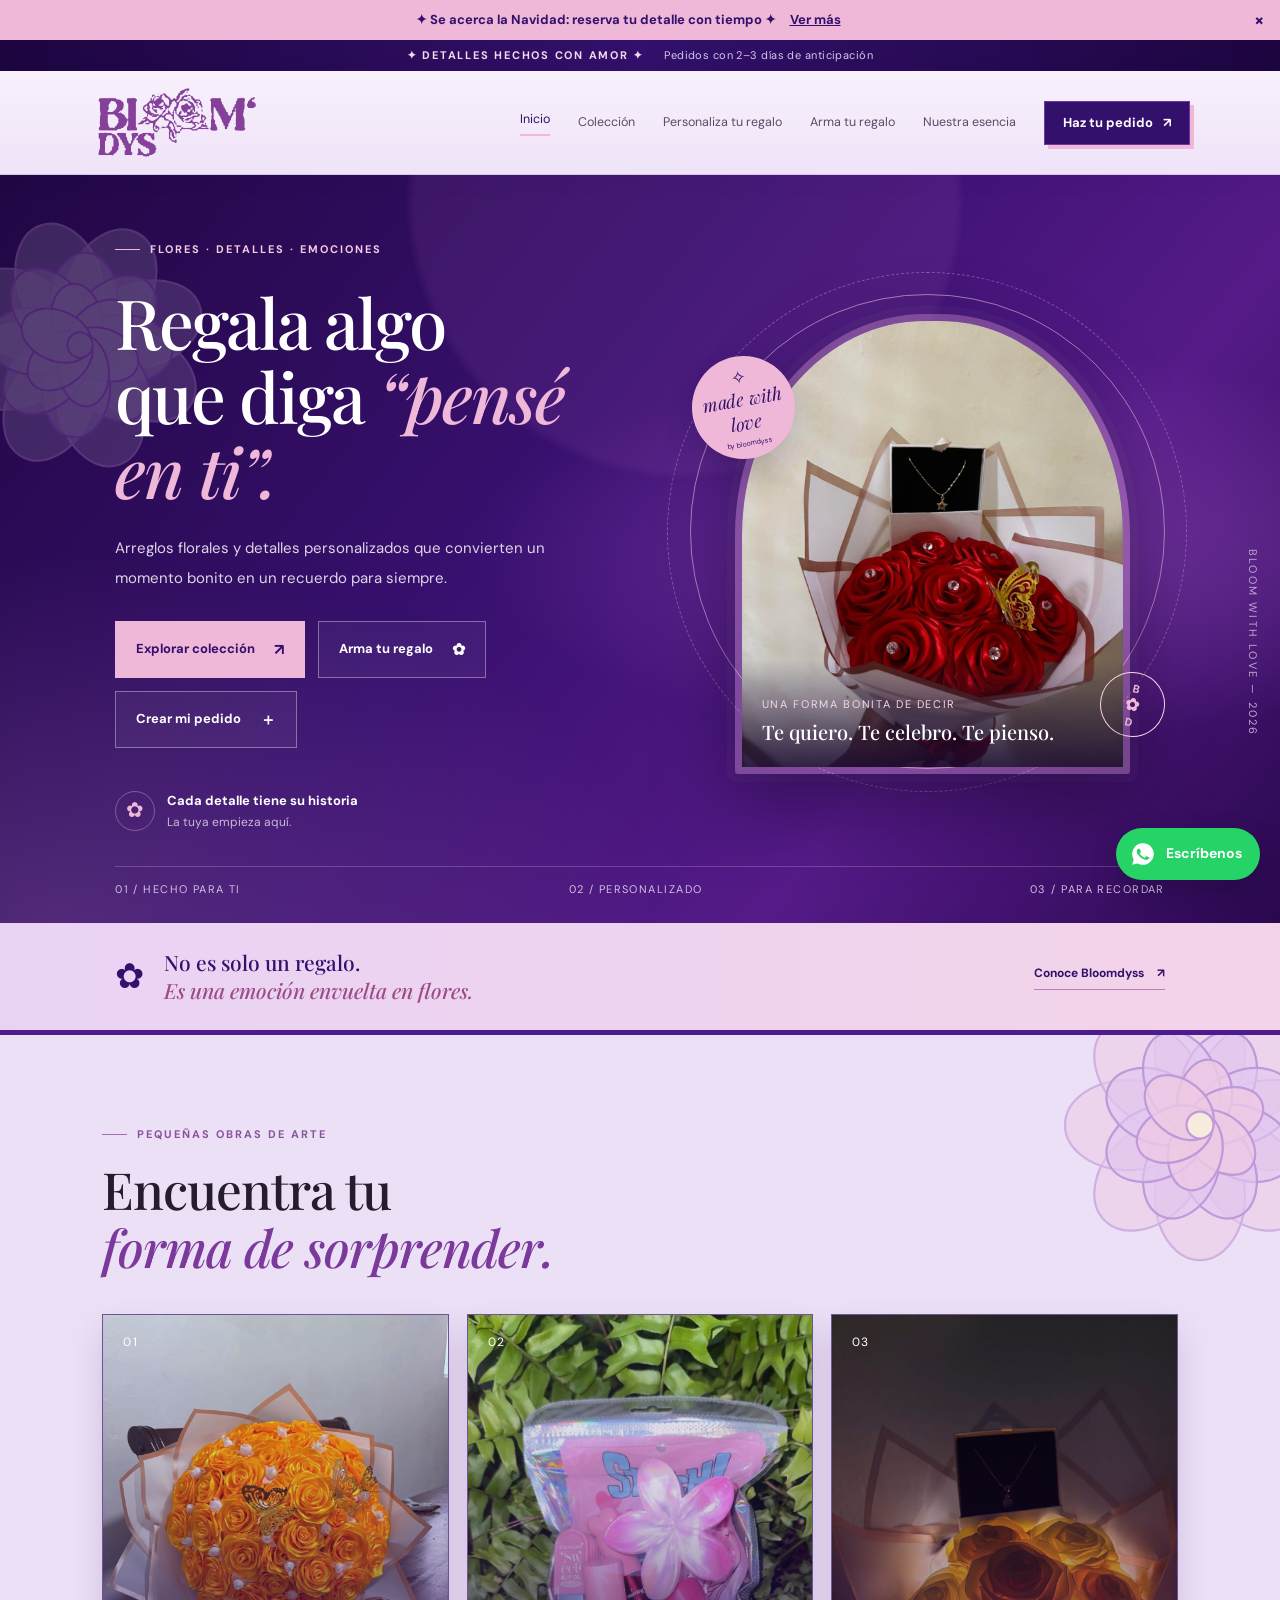
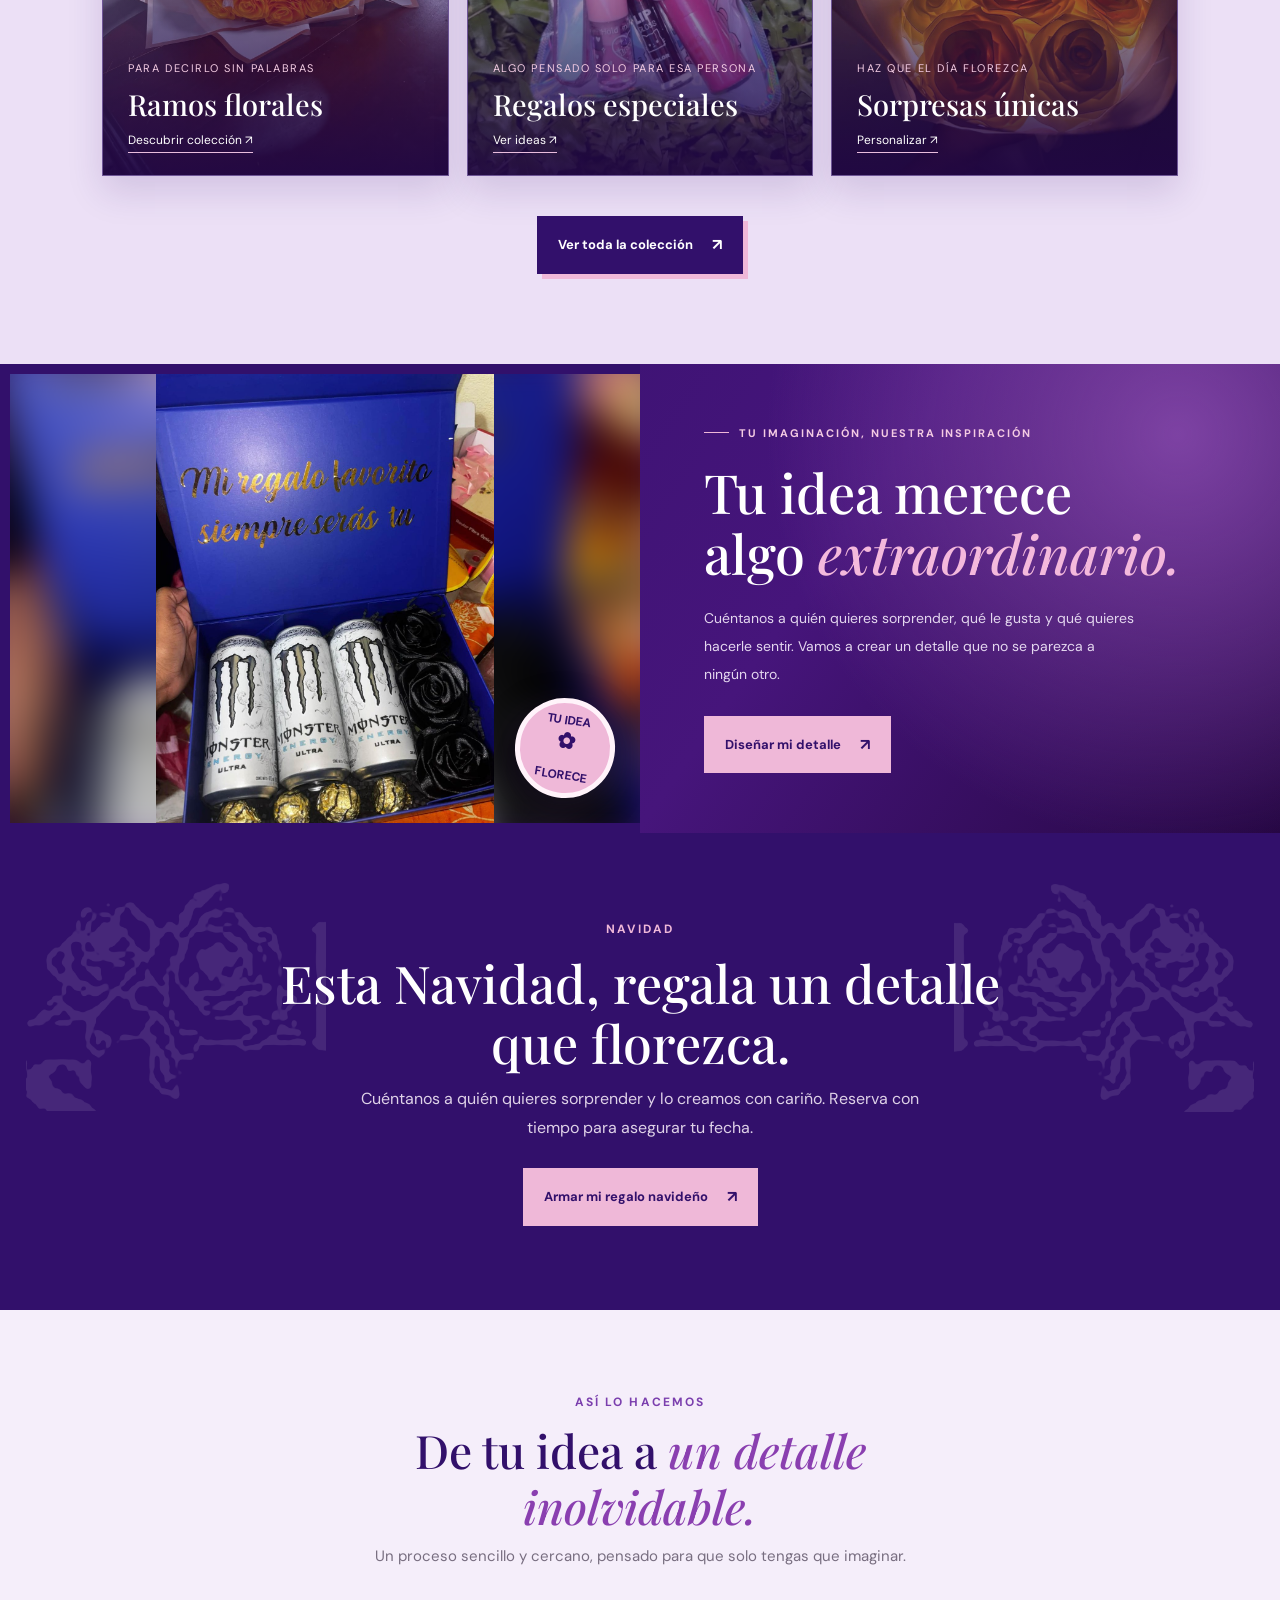
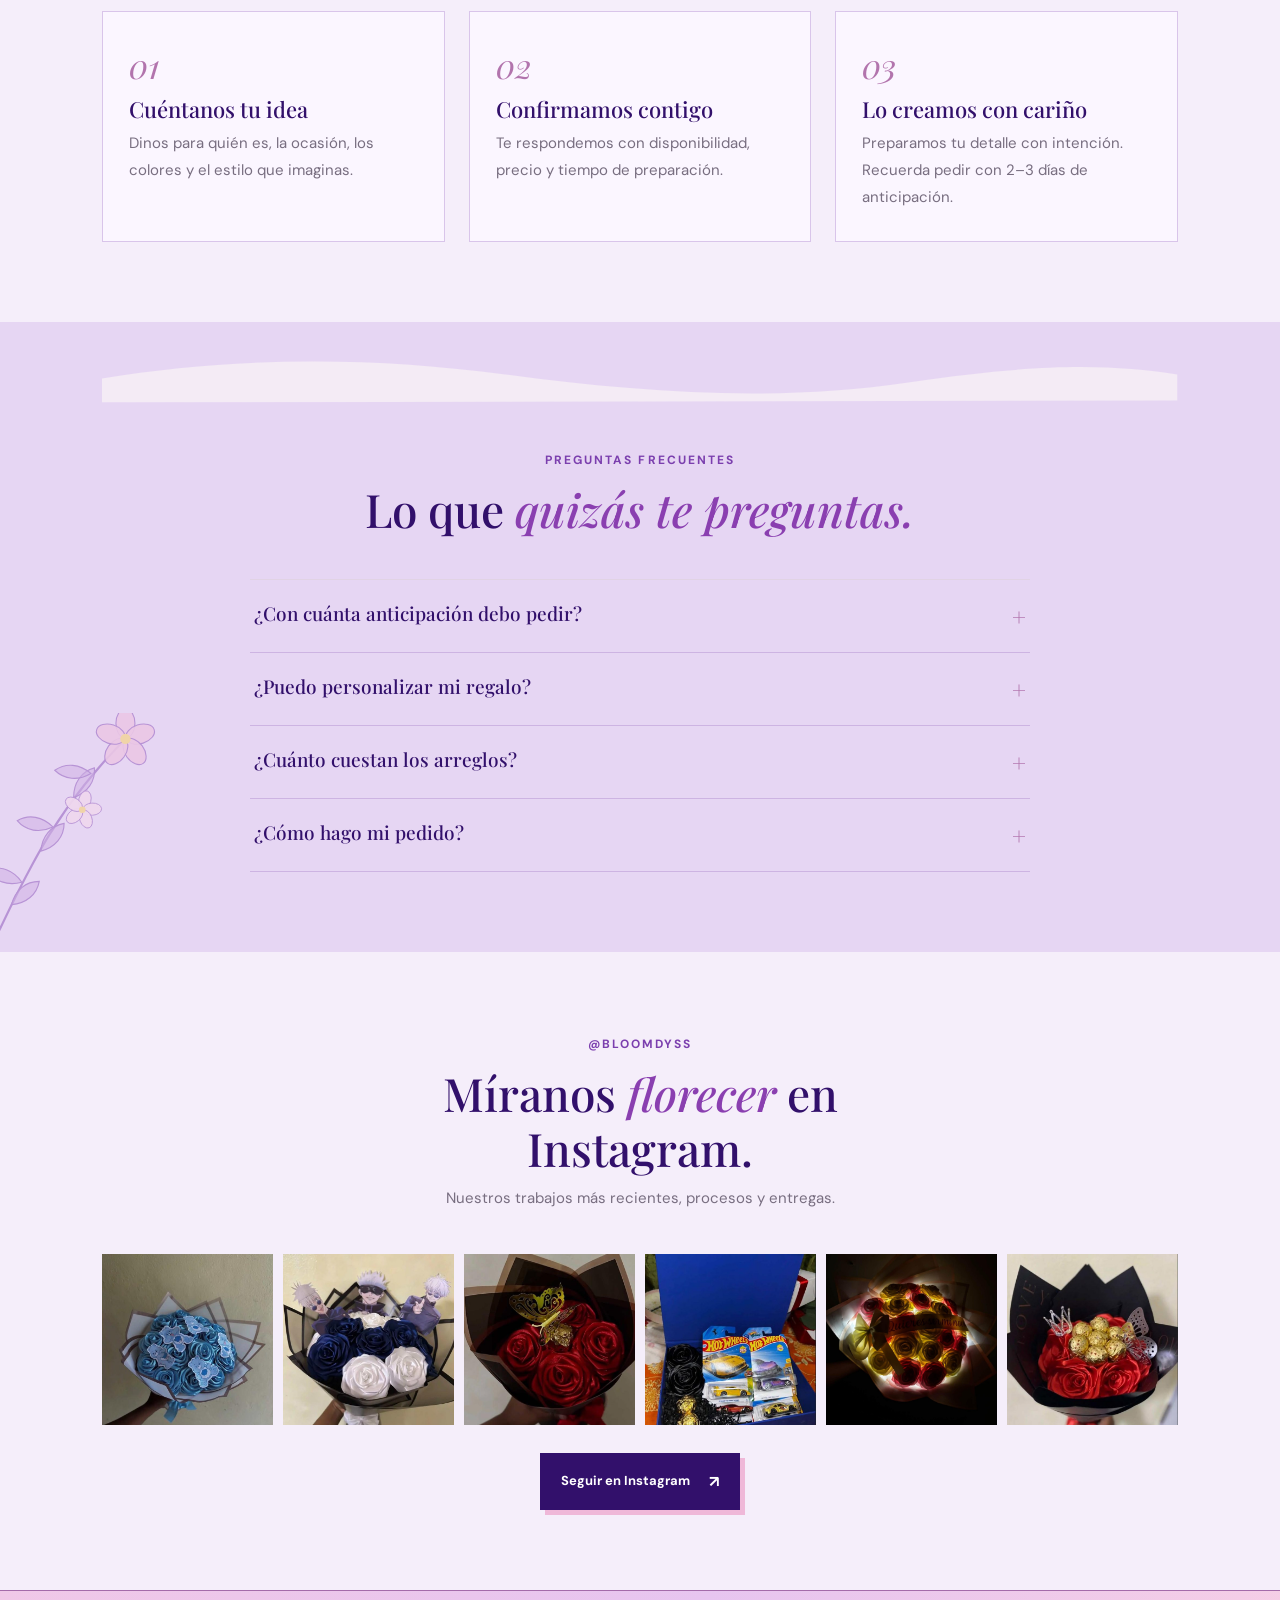
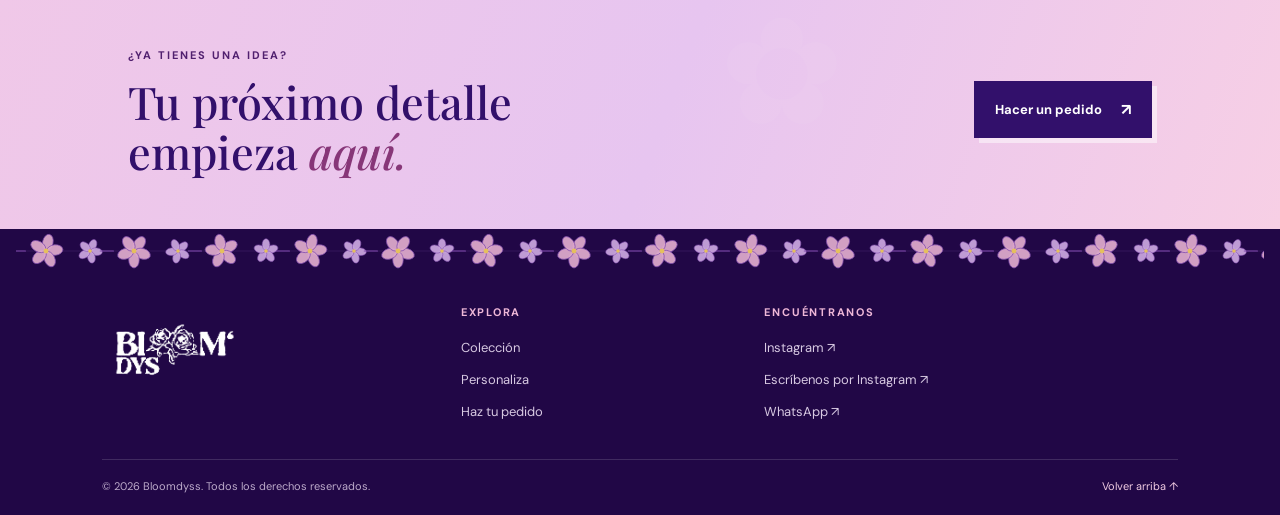
<file: index.html>
<!DOCTYPE html>
<html lang="es">
<head>
  <meta charset="UTF-8"><meta name="viewport" content="width=device-width, initial-scale=1.0">
  <meta name="theme-color" content="#32106b"><meta name="description" content="Bloomdyss: flores, arreglos y regalos personalizados para momentos inolvidables.">
  <title>Bloomdyss — Regalos que florecen</title>
  <link rel="stylesheet" href="css/style.css"><link rel="stylesheet" href="css/home.css">
  <link rel="preconnect" href="https://fonts.googleapis.com"><link href="https://fonts.googleapis.com/css2?family=DM+Sans:wght@400;500;600;700&family=Playfair+Display:ital,wght@0,500;0,600;0,700;1,500;1,600&display=swap" rel="stylesheet">
<link rel="icon" type="image/png" href="assets/favicon.png"><link rel="apple-touch-icon" href="assets/apple-touch-icon.png"><meta name="description" content="Bloomdyss: ramos florales, regalos personalizados y sorpresas hechos con amor. Haz tu pedido en línea."><meta property="og:type" content="website"><meta property="og:site_name" content="Bloomdyss"><meta property="og:title" content="Bloomdyss — Regalos que florecen"><meta property="og:description" content="Bloomdyss: ramos florales, regalos personalizados y sorpresas hechos con amor. Haz tu pedido en línea."><meta property="og:image" content="assets/og-image.png"><meta name="twitter:card" content="summary_large_image"><link rel="stylesheet" href="css/extras.css"><link rel="stylesheet" href="css/bloom.css"><script src="js/safe.js"></script></head>
<body>
  <div class="topbar">✦ DETALLES HECHOS CON AMOR ✦ <span>Pedidos con 2–3 días de anticipación</span></div>
  <header class="header">
    <a class="brand" href="index.html"><img src="assets/logo-bloomdyss.png" alt="Logo Bloomdyss"></a>
    <button class="nav-toggle" aria-label="Abrir menú" aria-expanded="false">☰</button>
    <nav class="nav"><a class="active" href="index.html">Inicio</a><a href="catalogo.html">Colección</a><a href="personaliza.html">Personaliza tu regalo</a><a href="arma.html">Arma tu regalo</a><a href="nosotros.html">Nuestra esencia</a><a href="pedido.html" class="nav-order">Haz tu pedido <span>↗</span></a></nav>
  </header>
  <main>
    <section class="home-hero">
      <div class="hero-glow"></div><div class="hero-content">
        <div class="eyebrow"><span></span> FLORES · DETALLES · EMOCIONES</div>
        <h1>Regala algo<br>que diga <em>“pensé en ti”.</em></h1>
        <p>Arreglos florales y detalles personalizados que convierten un momento bonito en un recuerdo para siempre.</p>
        <div class="hero-buttons"><a class="button button-pink" href="catalogo.html">Explorar colección <b>↗</b></a><a class="button button-glass" href="arma.html">Arma tu regalo <b>✿</b></a><a class="button button-glass" href="pedido.html">Crear mi pedido <b>＋</b></a></div>
        <div class="hero-proof"><span class="proof-icon">✿</span><div><b>Cada detalle tiene su historia</b><small>La tuya empieza aquí.</small></div></div>
      </div>
      <div class="hero-art">
        <div class="hero-ring ring-a"></div><div class="hero-ring ring-b"></div>
        <div class="hero-photo"><img src="assets/img/rosas-rojas-collar.jpg" alt="Ramo de rosas rojas de cinta con un collar de estrella"><div class="photo-caption"><small>UNA FORMA BONITA DE DECIR</small><b>Te quiero. Te celebro. Te pienso.</b></div></div>
        <div class="floating-note"><span>✧</span><b>made with<br>love</b><small>by bloomdyss</small></div>
        <div class="flower-stamp">B<br><span>✿</span><br>D</div>
      </div>
      <div class="hero-side-label">BLOOM WITH LOVE — 2026</div>
      <div class="hero-bottom"><span>01 / HECHO PARA TI</span><span>02 / PERSONALIZADO</span><span>03 / PARA RECORDAR</span></div>
    </section>
    <section class="intro-strip"><div class="intro-symbol">✿</div><p>No es solo un regalo.<br><em>Es una emoción envuelta en flores.</em></p><a href="nosotros.html">Conoce Bloomdyss <span>↗</span></a></section>
    <section class="section featured">
      <div class="section-top"><div><div class="eyebrow dark"><span></span> PEQUEÑAS OBRAS DE ARTE</div><h2>Encuentra tu<br><em>forma de sorprender.</em></h2></div></div>
      <div class="feature-grid">
        <a class="feature-card feature-tall" href="catalogo.html#flores"><img loading="lazy" decoding="async" src="assets/img/ramo-naranja-grande.jpg" alt="Ramo grande de rosas de cinta naranjas con mariposas doradas"><span class="feature-number">01</span><div><small>PARA DECIRLO SIN PALABRAS</small><h3>Ramos florales</h3><span class="feature-link">Descubrir colección ↗</span></div></a>
        <a class="feature-card feature-gift" href="catalogo.html#regalos"><img loading="lazy" decoding="async" src="assets/img/kit-labial-stitch.jpg" alt="Kit de brillos labiales y accesorio de flor en bolsa holográfica"><span class="feature-number">02</span><div><small>ALGO PENSADO SOLO PARA ESA PERSONA</small><h3>Regalos especiales</h3><span class="feature-link">Ver ideas ↗</span></div></a>
        <a class="feature-card feature-surprise" href="personaliza.html"><img loading="lazy" decoding="async" src="assets/img/rosas-luz-collar.jpg" alt="Ramo de rosas con luz y un collar en caja"><span class="feature-number">03</span><div><small>HAZ QUE EL DÍA FLOREZCA</small><h3>Sorpresas únicas</h3><span class="feature-link">Personalizar ↗</span></div></a>
      </div>
      <div class="center"><a class="button button-purple" href="catalogo.html">Ver toda la colección <b>↗</b></a></div>
    </section>
    <section class="home-custom">
      <div class="custom-img"><img class="blur-bg" src="assets/img/caja-azul-mensaje.jpg" alt="" aria-hidden="true"><img loading="lazy" decoding="async" src="assets/img/caja-azul-mensaje.jpg" alt="Caja azul con mensaje personalizado, bebidas, chocolates y rosas negras"><div class="round-seal">TU IDEA<br><span>✿</span><br>FLORECE</div></div>
      <div class="custom-text"><div class="eyebrow"><span></span> TU IMAGINACIÓN, NUESTRA INSPIRACIÓN</div><h2>Tu idea merece<br>algo <em>extraordinario.</em></h2><p>Cuéntanos a quién quieres sorprender, qué le gusta y qué quieres hacerle sentir. Vamos a crear un detalle que no se parezca a ningún otro.</p><a class="button button-pink" href="personaliza.html">Diseñar mi detalle <b>↗</b></a></div>
    </section>
    <div id="temporada"></div><section class="x-sec"><div class="x-head"><small>ASÍ LO HACEMOS</small><h2>De tu idea a <em>un detalle inolvidable.</em></h2><p>Un proceso sencillo y cercano, pensado para que solo tengas que imaginar.</p></div><div class="steps-grid"><div class="step-card"><b>01</b><h3>Cuéntanos tu idea</h3><p>Dinos para quién es, la ocasión, los colores y el estilo que imaginas.</p></div><div class="step-card"><b>02</b><h3>Confirmamos contigo</h3><p>Te respondemos con disponibilidad, precio y tiempo de preparación.</p></div><div class="step-card"><b>03</b><h3>Lo creamos con cariño</h3><p>Preparamos tu detalle con intención. Recuerda pedir con 2–3 días de anticipación.</p></div></div></section>
<div id="testimonios"></div>
<section class="x-sec x-alt"><div class="x-head"><small>PREGUNTAS FRECUENTES</small><h2>Lo que <em>quizás te preguntas.</em></h2></div><div class="faq-list">
<details class="faq-item"><summary>¿Con cuánta anticipación debo pedir?</summary><p>Los pedidos se solicitan con 2–3 días de anticipación, según disponibilidad. Si lo necesitas antes, escríbenos y vemos si es posible.</p></details>
<details class="faq-item"><summary>¿Puedo personalizar mi regalo?</summary><p>Sí. Puedes elegir colores, estilo, ocasión e incluso un mensaje para acompañar el regalo. Cuéntanos tu idea en el formulario de pedido.</p></details>
<details class="faq-item"><summary>¿Cuánto cuestan los arreglos?</summary><p>Los ramos van desde RD$650 (5 rosas) hasta RD$3,100 (30 rosas). Los cuadros cuestan RD$750 y las bolsitas con maquillaje RD$550. Las cajas son personalizadas, así que te damos el precio por mensaje. Puedes ver la lista completa en la colección.</p></details>
<details class="faq-item"><summary>¿Cómo hago mi pedido?</summary><p>Completa el formulario de pedido o escríbenos por WhatsApp o Instagram. Te responderemos para confirmar los detalles.</p></details>
</div></section>
<div id="instagram"></div>
<section class="order-banner"><div class="banner-flower">✿</div><div><small>¿YA TIENES UNA IDEA?</small><h2>Tu próximo detalle<br>empieza <em>aquí.</em></h2></div><a class="button button-light" href="pedido.html">Hacer un pedido <b>↗</b></a></section>
  </main>
  <footer class="footer"><div class="footer-main"><a class="footer-logo" href="index.html"><img src="assets/logo-bloomdyss.png" alt="Bloomdyss"></a><div class="footer-links"><b>EXPLORA</b><a href="catalogo.html">Colección</a><a href="personaliza.html">Personaliza</a><a href="pedido.html">Haz tu pedido</a></div><div class="footer-links"><b>ENCUÉNTRANOS</b><a href="https://www.instagram.com/bloomdyss/" target="_blank" rel="noopener">Instagram ↗</a><a href="https://www.instagram.com/bloomdyss/" target="_blank" rel="noopener">Escríbenos por Instagram ↗</a></div></div><div class="footer-bottom"><span>© <span class="year"></span> Bloomdyss. Todos los derechos reservados.</span><a href="#top" onclick="window.scrollTo({top:0,behavior:'smooth'});return false;">Volver arriba ↑</a></div></footer>
  <script src="js/config.js"></script><script src="js/main.js"></script>
<script src="js/extras.js"></script></body></html>
</file>
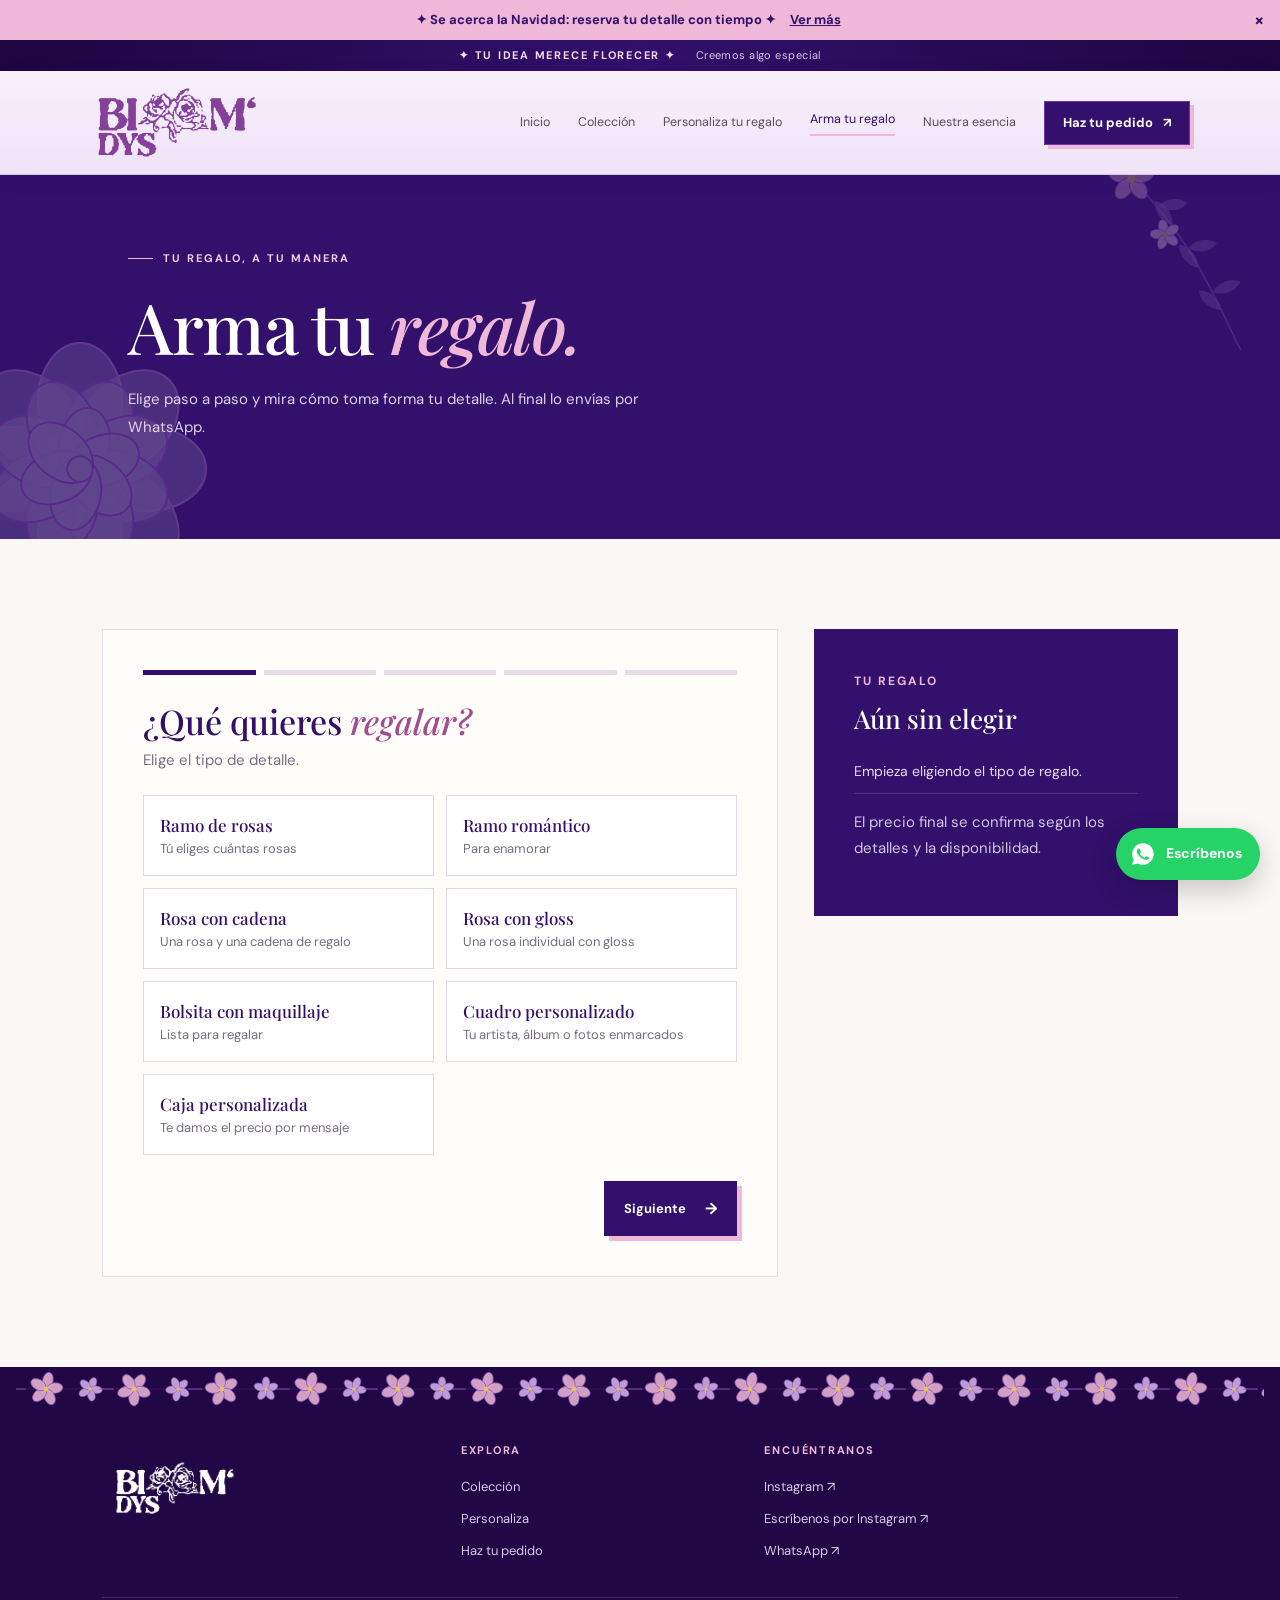
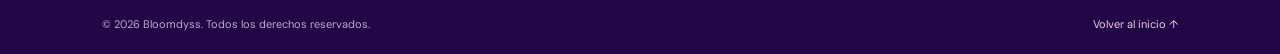
<file: arma.html>
<!DOCTYPE html><html lang="es"><head><meta charset="UTF-8"><meta name="viewport" content="width=device-width, initial-scale=1.0"><meta name="theme-color" content="#32106b"><title>Arma tu regalo | Bloomdyss</title><link rel="stylesheet" href="css/style.css"><link rel="stylesheet" href="css/arma.css"><link href="https://fonts.googleapis.com/css2?family=DM+Sans:wght@400;500;600;700&family=Playfair+Display:ital,wght@0,500;0,600;0,700;1,500;1,600&display=swap" rel="stylesheet"><link rel="icon" type="image/png" href="assets/favicon.png"><link rel="apple-touch-icon" href="assets/apple-touch-icon.png"><meta name="description" content="Arma tu regalo paso a paso: elige el tipo de arreglo, los colores y la ocasión, y envíanos tu pedido por WhatsApp."><meta property="og:type" content="website"><meta property="og:site_name" content="Bloomdyss"><meta property="og:title" content="Arma tu regalo | Bloomdyss"><meta property="og:description" content="Crea un regalo único: cuéntanos tu idea y Bloomdyss la convierte en un detalle personalizado."><meta property="og:image" content="assets/og-image.png"><meta name="twitter:card" content="summary_large_image"><link rel="stylesheet" href="css/extras.css"><link rel="stylesheet" href="css/bloom.css"><script src="js/safe.js"></script></head><body><div class="topbar">✦ TU IDEA MERECE FLORECER ✦ <span>Creemos algo especial</span></div><header class="header"><a class="brand" href="index.html"><img src="assets/logo-bloomdyss.png" alt="Logo Bloomdyss"></a><button class="nav-toggle" aria-label="Abrir menú" aria-expanded="false">☰</button><nav class="nav"><a href="index.html">Inicio</a><a href="catalogo.html">Colección</a><a href="personaliza.html">Personaliza tu regalo</a><a class="active" href="arma.html">Arma tu regalo</a><a href="nosotros.html">Nuestra esencia</a><a href="pedido.html" class="nav-order">Haz tu pedido <span>↗</span></a></nav></header><main><section class="page-hero"><div class="eyebrow"><span></span> TU REGALO, A TU MANERA</div><h1>Arma tu <em>regalo.</em></h1><p>Elige paso a paso y mira cómo toma forma tu detalle. Al final lo envías por WhatsApp.</p></section>
<section class="build section"><div class="build-card"><div class="build-progress" id="progress"></div><div id="stepBox"></div><div class="build-nav"><button type="button" class="button button-light" id="prevBtn">← Atrás</button><button type="button" class="button button-purple" id="nextBtn">Siguiente <b>→</b></button></div><div class="form-status" id="buildStatus"></div></div>
<aside class="build-summary"><small>TU REGALO</small><h3 id="sumTitle">Aún sin elegir</h3><ul id="sumList"></ul><div class="sum-price" id="sumPrice"></div><p>El precio final se confirma según los detalles y la disponibilidad.</p></aside></section></main>
<footer class="footer"><div class="footer-main"><a class="footer-logo" href="index.html"><img src="assets/logo-bloomdyss.png" alt="Bloomdyss"></a><div class="footer-links"><b>EXPLORA</b><a href="catalogo.html">Colección</a><a href="personaliza.html">Personaliza</a><a href="pedido.html">Haz tu pedido</a></div><div class="footer-links"><b>ENCUÉNTRANOS</b><a href="https://www.instagram.com/bloomdyss/" target="_blank" rel="noopener">Instagram ↗</a><a href="https://www.instagram.com/bloomdyss/" target="_blank" rel="noopener">Escríbenos por Instagram ↗</a></div></div><div class="footer-bottom"><span>© <span class="year"></span> Bloomdyss. Todos los derechos reservados.</span><a href="index.html">Volver al inicio ↑</a></div></footer><script src="js/config.js"></script><script src="js/main.js"></script><script src="js/arma.js"></script><script src="js/extras.js"></script></body></html>
</file>
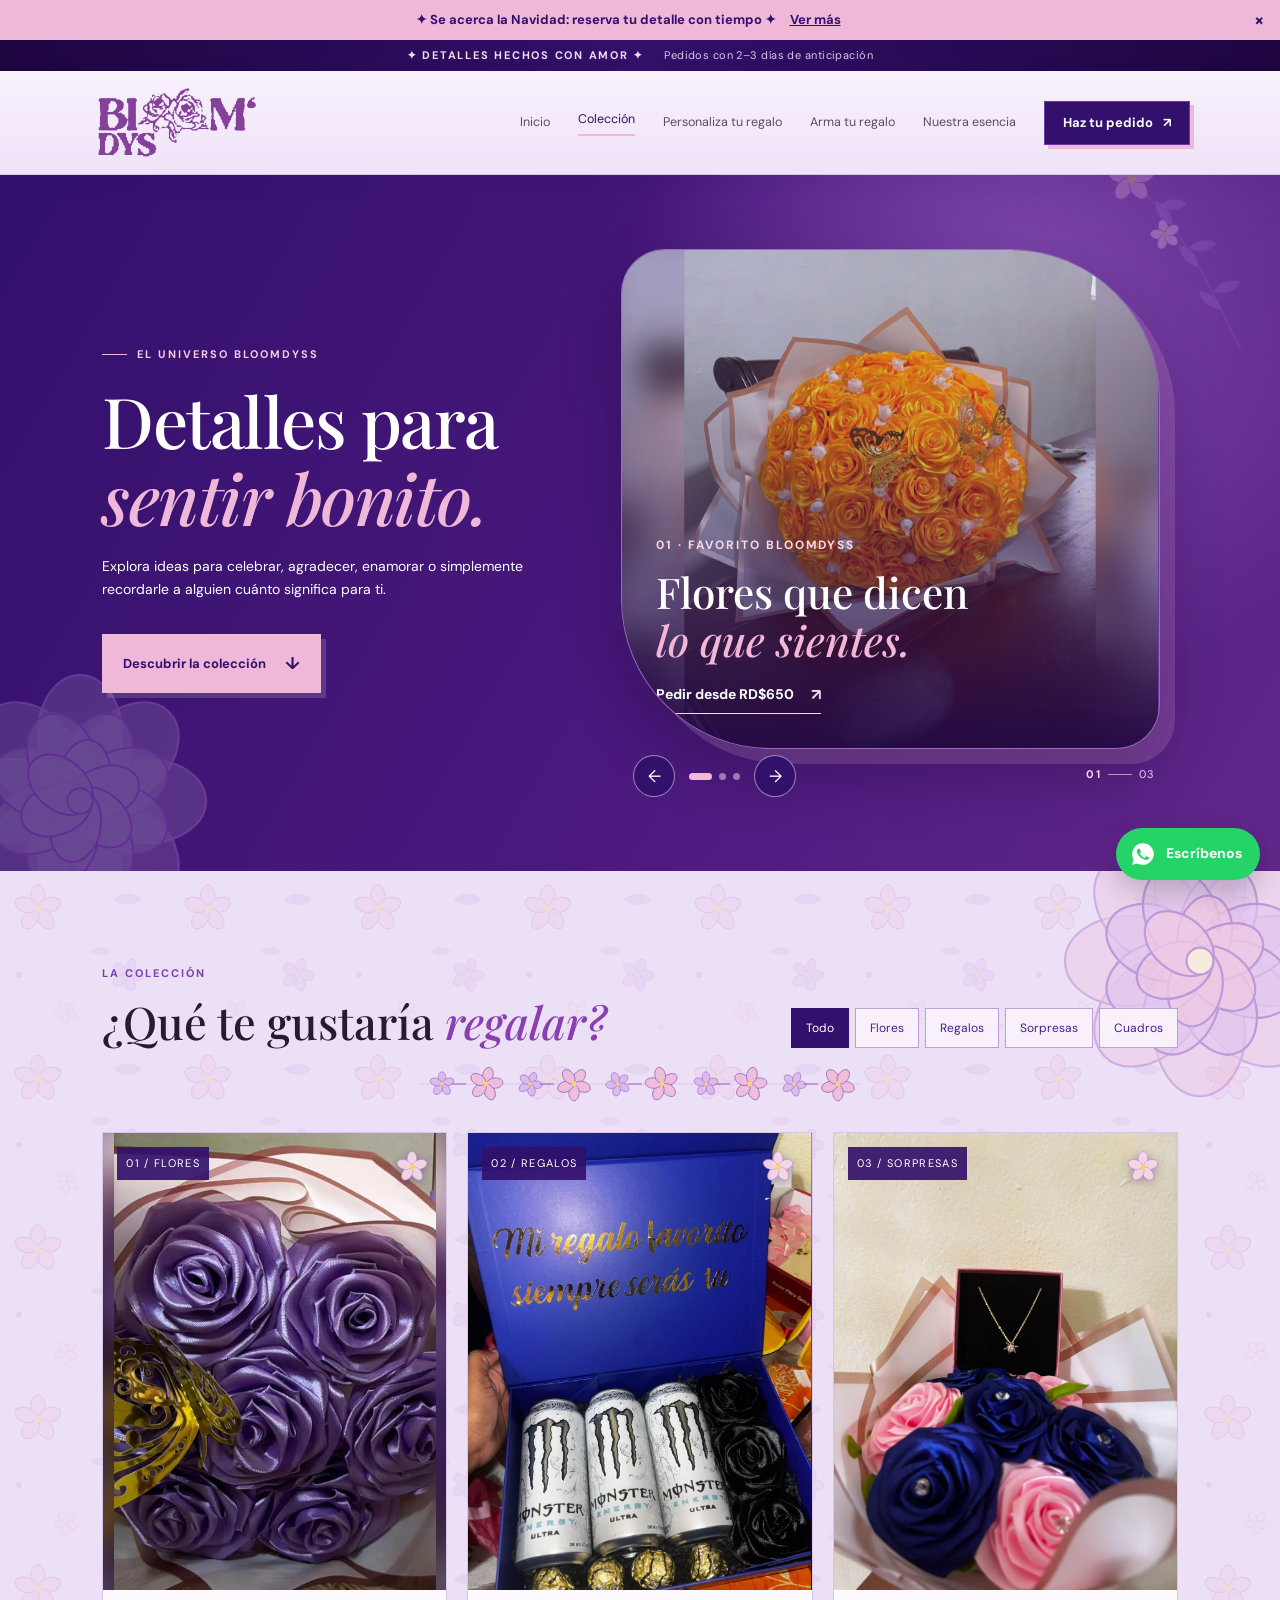
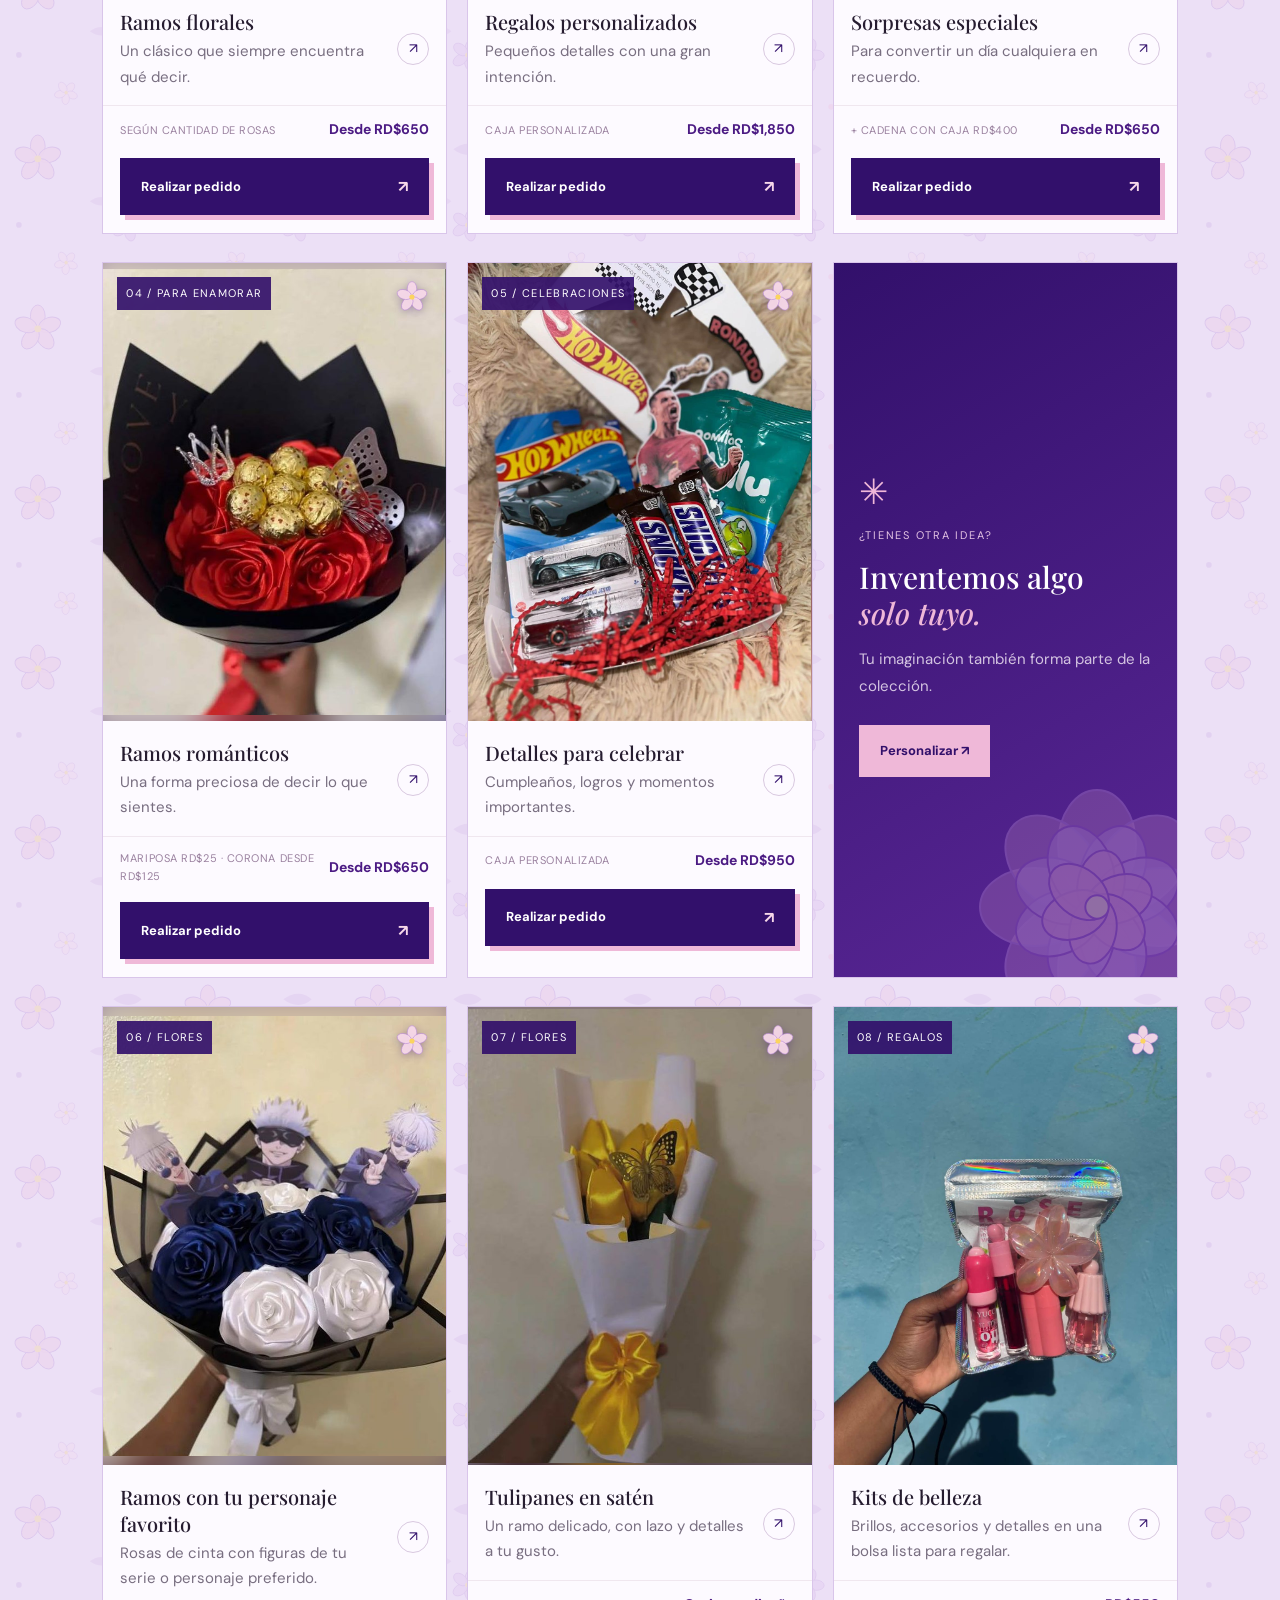
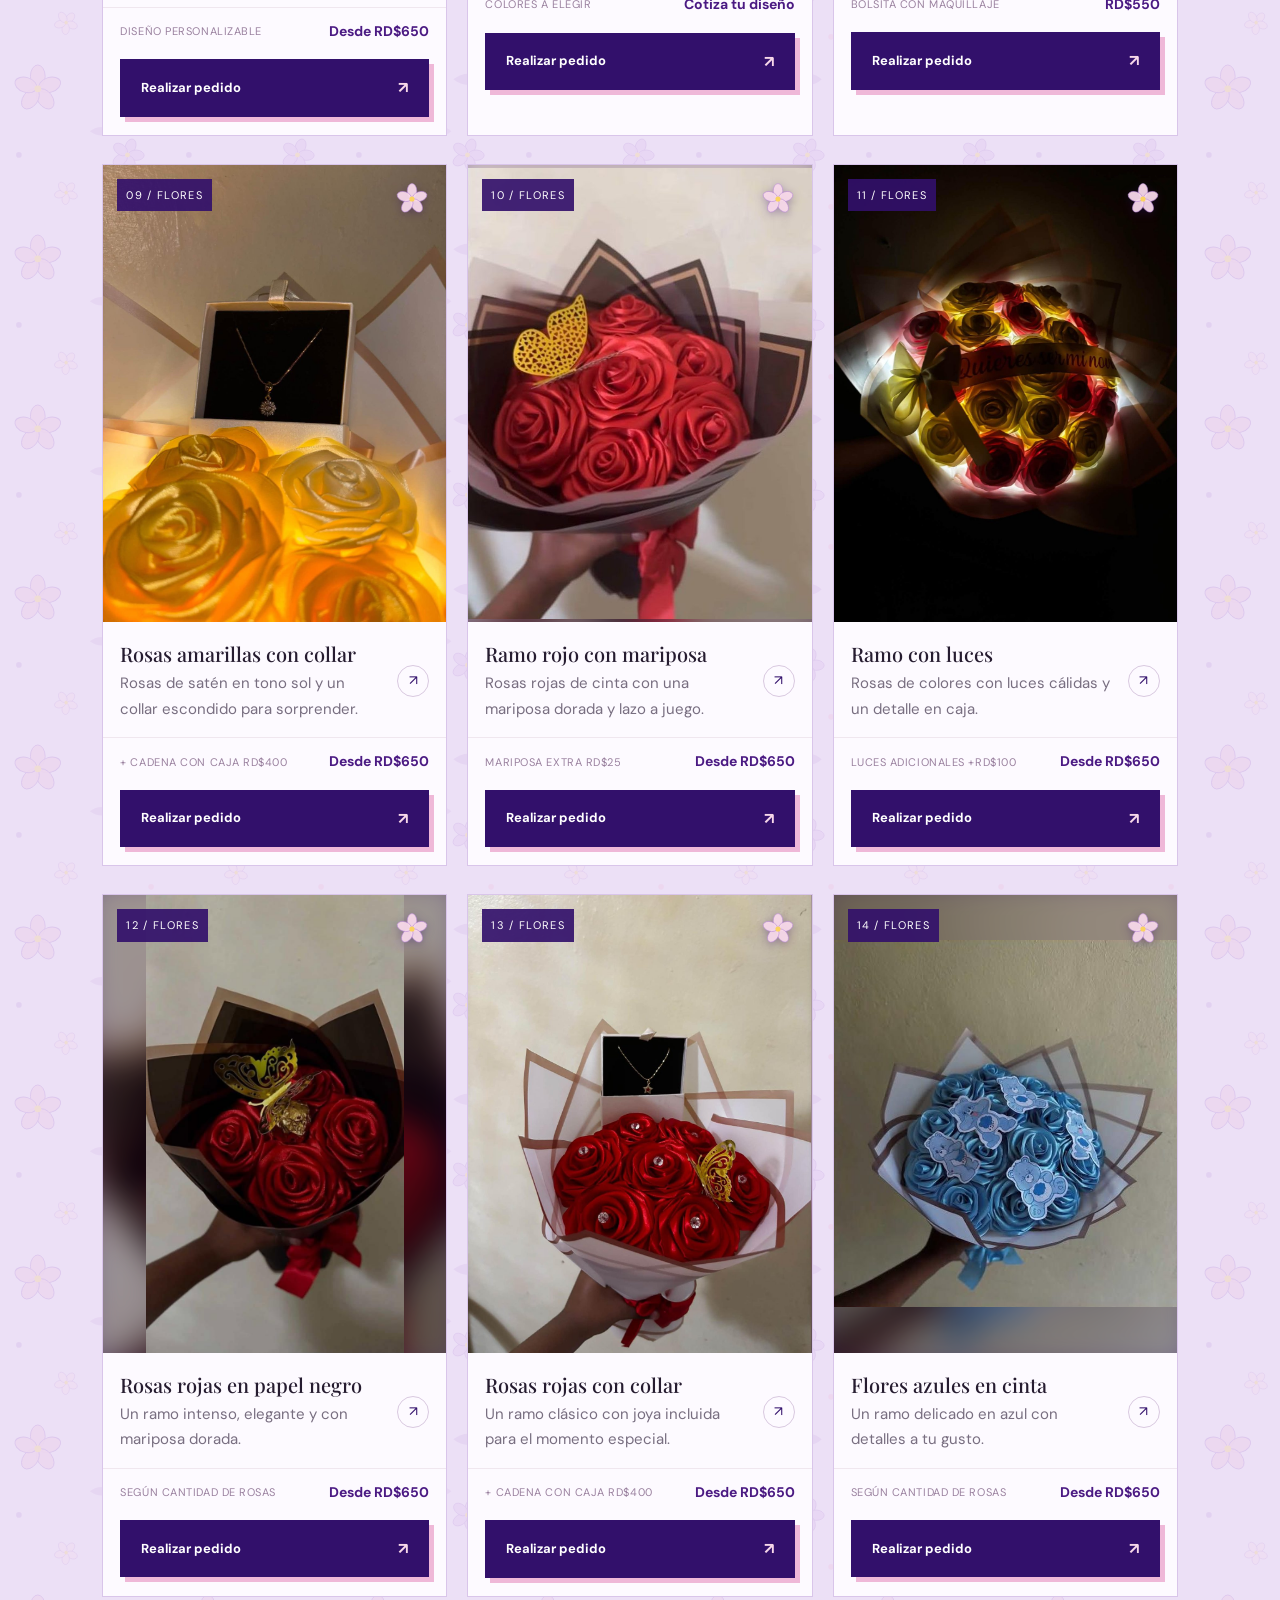
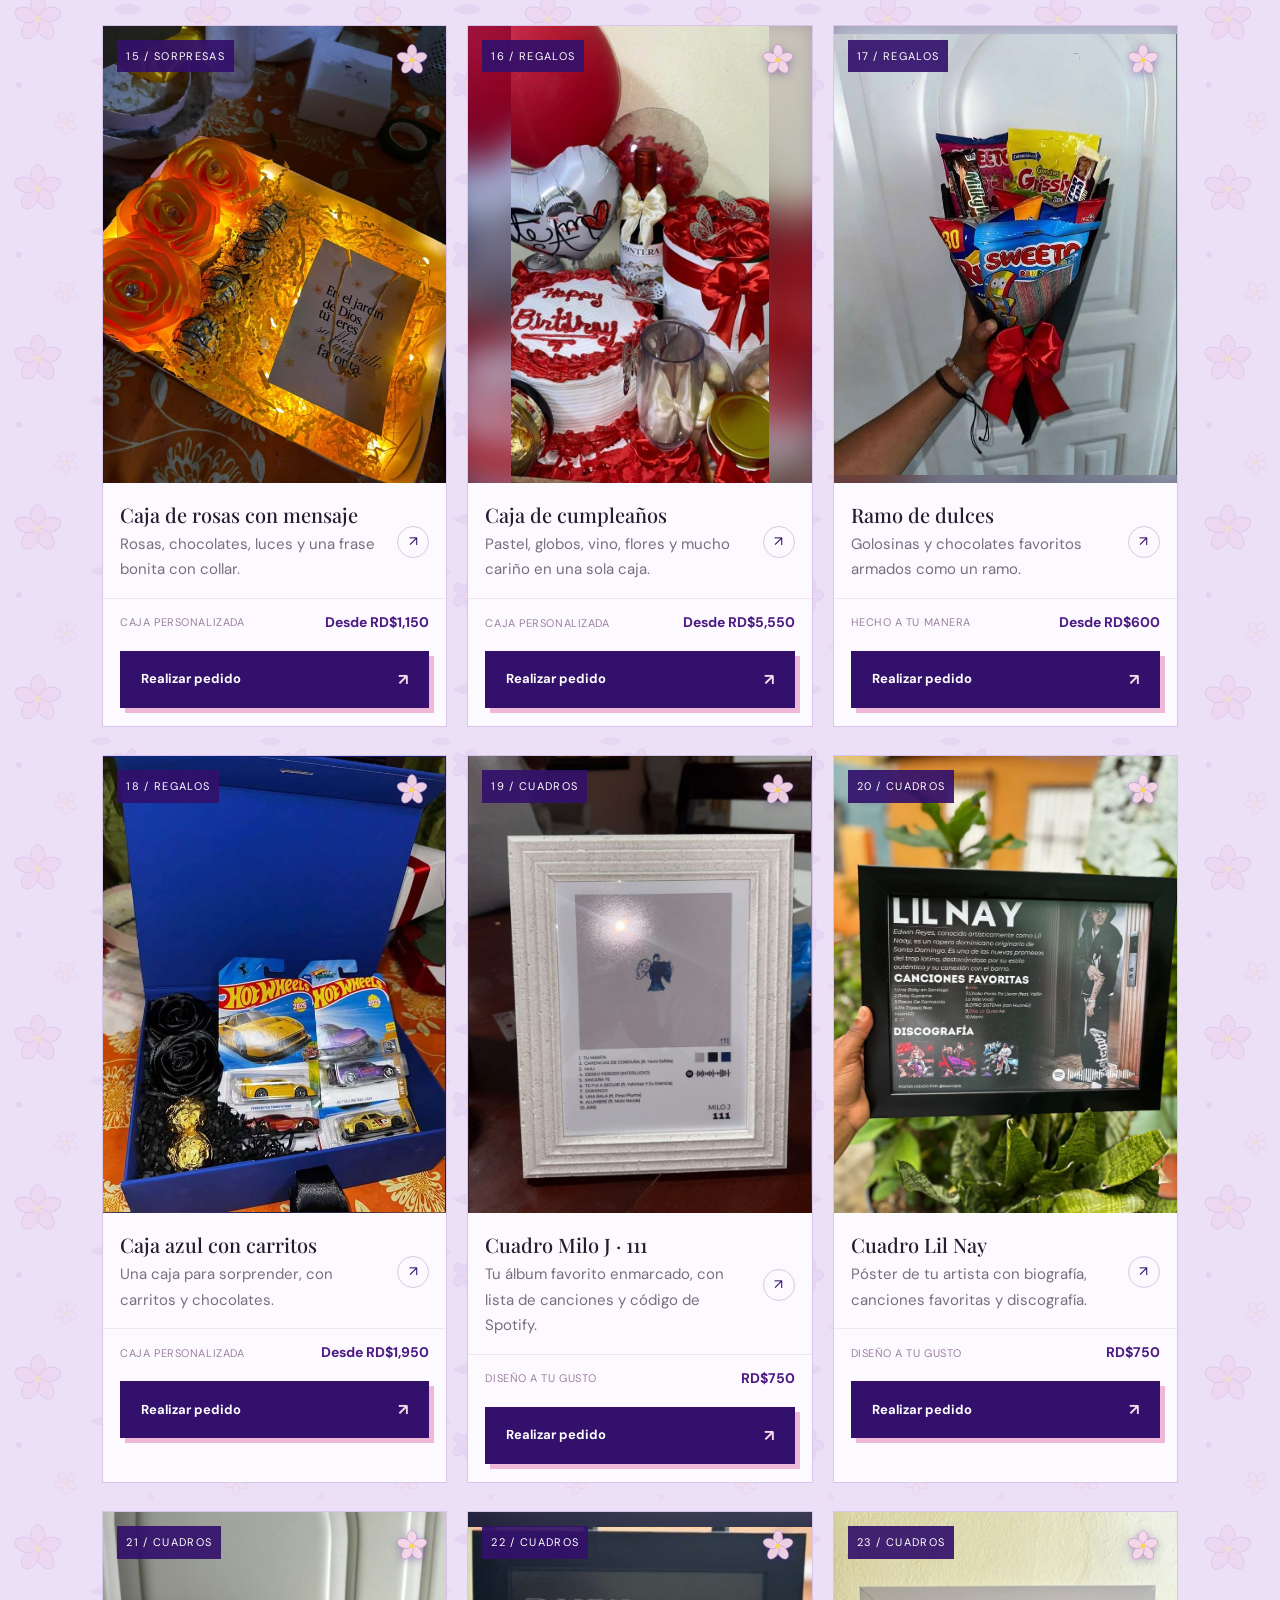
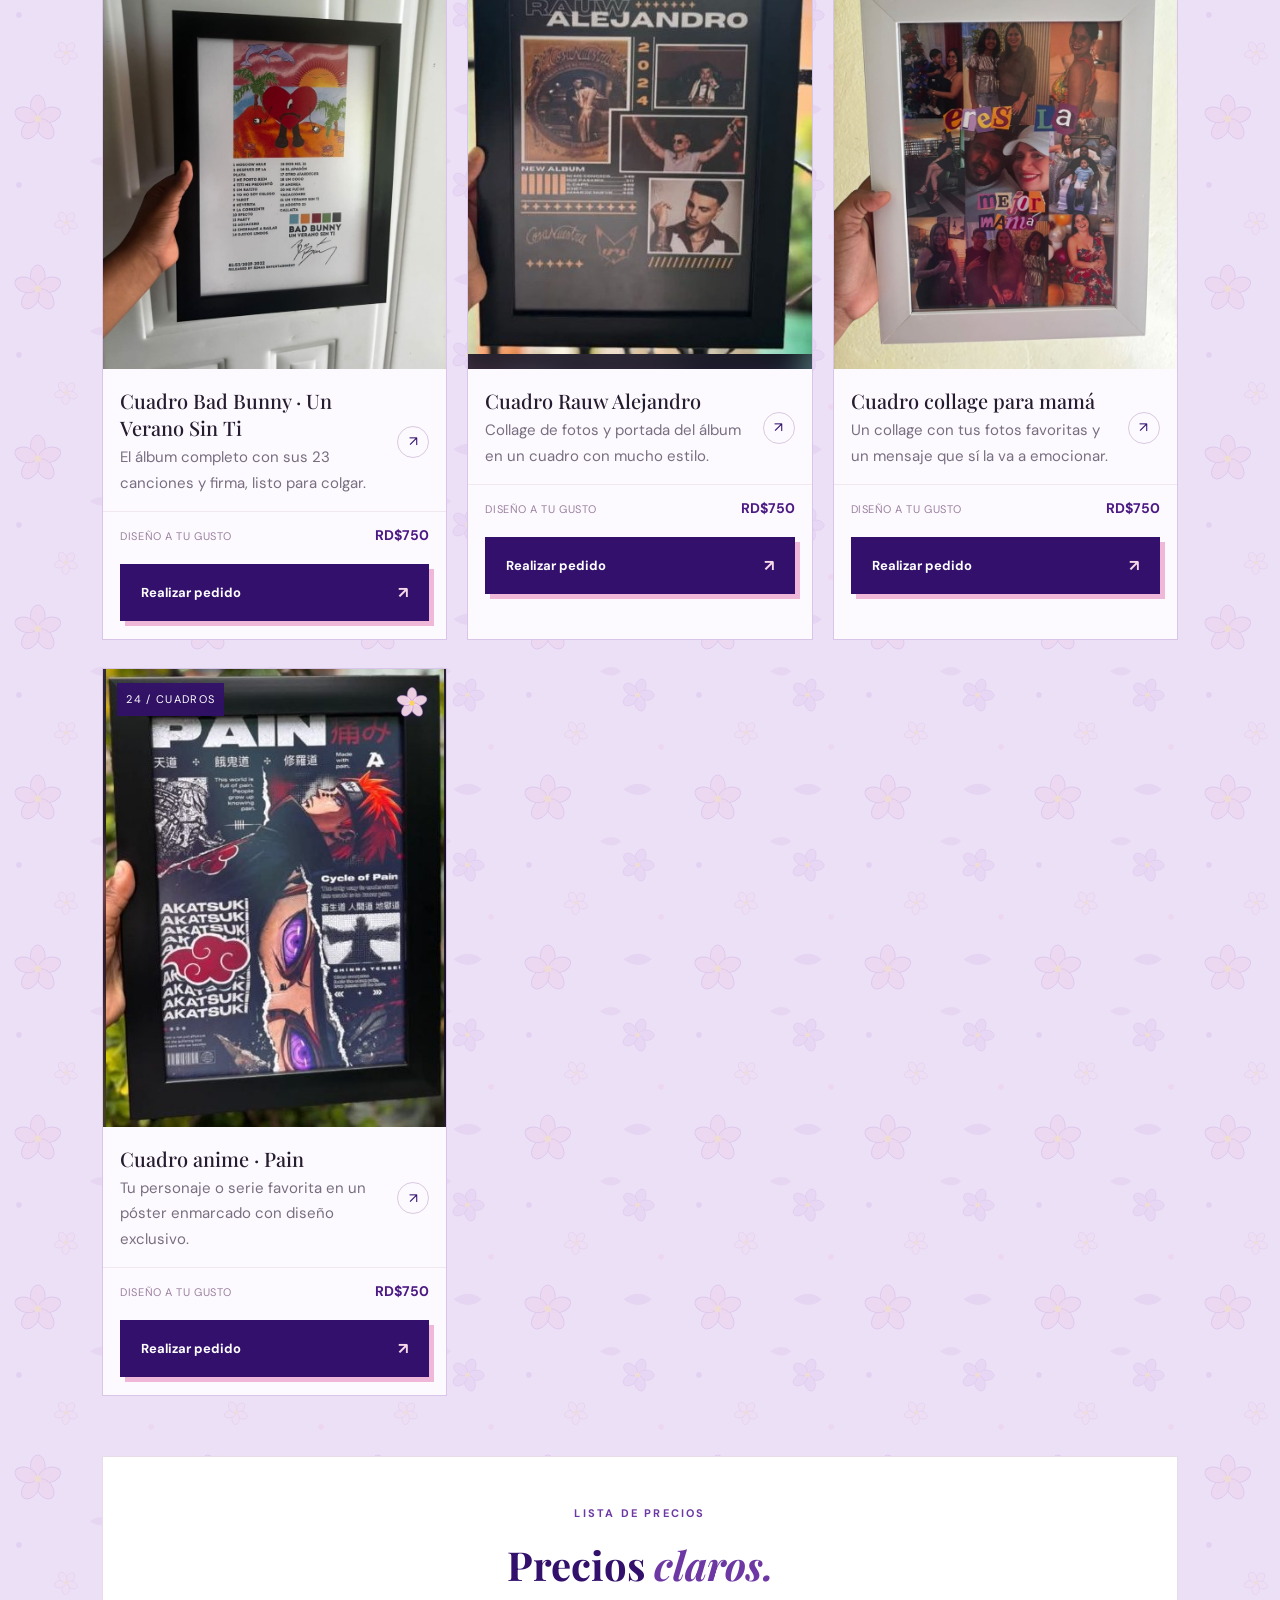
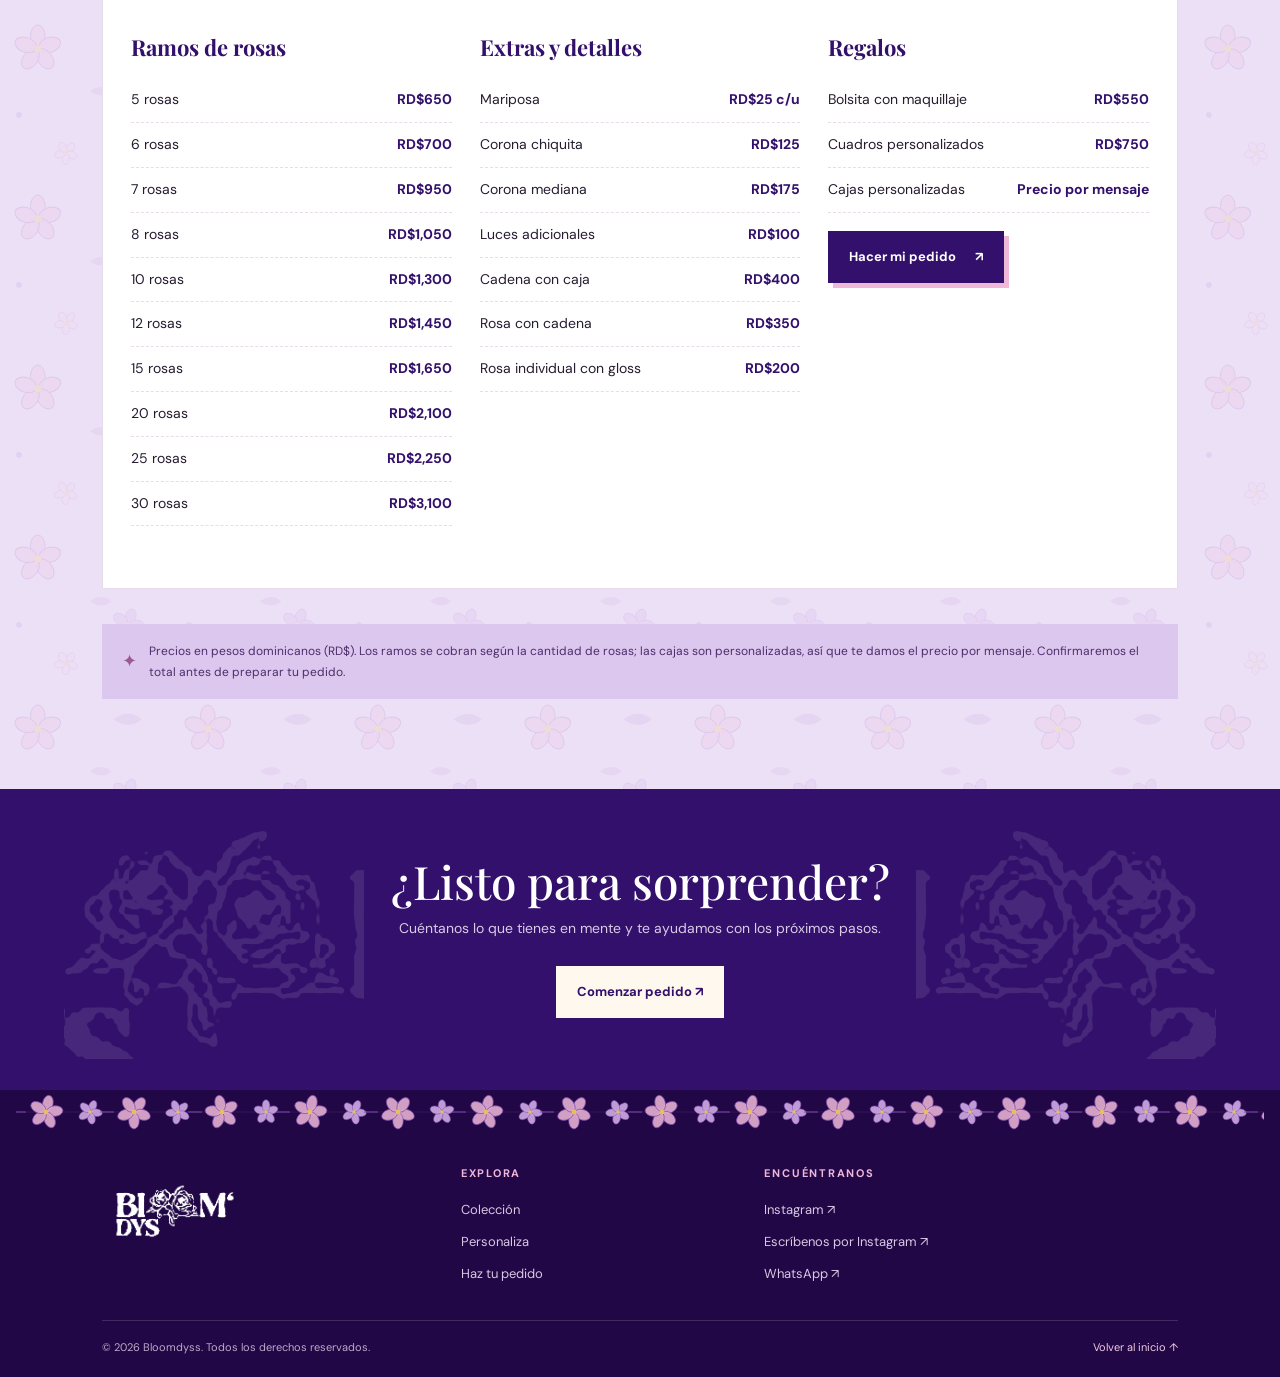
<file: catalogo.html>
<!DOCTYPE html><html lang="es"><head><meta charset="UTF-8"><meta name="viewport" content="width=device-width, initial-scale=1.0"><meta name="theme-color" content="#32106b"><title>Colección | Bloomdyss</title><link rel="stylesheet" href="css/style.css"><link rel="stylesheet" href="css/catalogo.css"><link href="https://fonts.googleapis.com/css2?family=DM+Sans:wght@400;500;600;700&family=Playfair+Display:ital,wght@0,500;0,600;0,700;1,500;1,600&display=swap" rel="stylesheet"><link rel="icon" type="image/png" href="assets/favicon.png"><link rel="apple-touch-icon" href="assets/apple-touch-icon.png"><meta name="description" content="Explora la colección Bloomdyss: ramos florales, ramos románticos, regalos personalizados y sorpresas especiales."><meta property="og:type" content="website"><meta property="og:site_name" content="Bloomdyss"><meta property="og:title" content="Colección | Bloomdyss"><meta property="og:description" content="Explora la colección Bloomdyss: ramos florales, ramos románticos, regalos personalizados y sorpresas especiales."><meta property="og:image" content="assets/og-image.png"><meta name="twitter:card" content="summary_large_image"><link rel="stylesheet" href="css/extras.css"><link rel="stylesheet" href="css/bloom.css"><script src="js/safe.js"></script></head><body><div class="topbar">✦ DETALLES HECHOS CON AMOR ✦ <span>Pedidos con 2–3 días de anticipación</span></div><header class="header"><a class="brand" href="index.html"><img src="assets/logo-bloomdyss.png" alt="Logo Bloomdyss"></a><button class="nav-toggle" aria-label="Abrir menú" aria-expanded="false">☰</button><nav class="nav"><a href="index.html">Inicio</a><a class="active" href="catalogo.html">Colección</a><a href="personaliza.html">Personaliza tu regalo</a><a href="arma.html">Arma tu regalo</a><a href="nosotros.html">Nuestra esencia</a><a href="pedido.html" class="nav-order">Haz tu pedido <span>↗</span></a></nav></header>
<main><section class="page-hero catalog-hero"><div class="catalog-hero-copy"><div class="eyebrow"><span></span> EL UNIVERSO BLOOMDYSS</div><h1>Detalles para<br><em>sentir bonito.</em></h1><p>Explora ideas para celebrar, agradecer, enamorar o simplemente recordarle a alguien cuánto significa para ti.</p><a class="button button-pink hero-catalog-cta" href="#coleccion">Descubrir la colección <span>↓</span></a></div><div class="catalog-carousel" aria-label="Carrusel de regalos destacados" aria-roledescription="carrusel"><div class="carousel-track">
<article class="carousel-slide is-active" aria-hidden="false"><img class="blur-bg" src="assets/img/ramo-naranja-grande.jpg" alt="" aria-hidden="true" loading="lazy"><img src="assets/img/ramo-naranja-grande.jpg" alt="Ramo grande de rosas de cinta naranjas con mariposas doradas"><div class="carousel-shade"></div><div class="carousel-caption"><span>01 · FAVORITO BLOOMDYSS</span><h2>Flores que dicen<br><em>lo que sientes.</em></h2><a href="pedido.html?producto=Ramos%20florales&precio=650">Pedir desde RD$650 <b>↗</b></a></div></article>
<article class="carousel-slide" aria-hidden="true"><img class="blur-bg" src="assets/img/kit-labial-stitch.jpg" alt="" aria-hidden="true" loading="lazy"><img loading="lazy" decoding="async" src="assets/img/kit-labial-stitch.jpg" alt="Kit de brillos labiales y accesorio de flor en bolsa holográfica"><div class="carousel-shade"></div><div class="carousel-caption"><span>02 · HECHO CON INTENCIÓN</span><h2>Un detalle<br><em>solo para ti.</em></h2><a href="pedido.html?producto=Bolsitas%20con%20maquillaje&precio=550">Pedir desde RD$550 <b>↗</b></a></div></article>
<article class="carousel-slide" aria-hidden="true"><img class="blur-bg" src="assets/img/rosas-luz-collar.jpg" alt="" aria-hidden="true" loading="lazy"><img loading="lazy" decoding="async" src="assets/img/rosas-luz-collar.jpg" alt="Ramo de rosas con luz y un collar en caja"><div class="carousel-shade"></div><div class="carousel-caption"><span>03 · SORPRESAS ESPECIALES</span><h2>Haz que el día<br><em>florezca.</em></h2><a href="pedido.html?producto=Sorpresas%20especiales&precio=650">Pedir desde RD$650 <b>↗</b></a></div></article>
</div><div class="carousel-controls"><button class="carousel-arrow carousel-prev" type="button" aria-label="Imagen anterior">←</button><div class="carousel-dots" role="group" aria-label="Elegir diapositiva"><button class="carousel-dot is-active" type="button" aria-label="Mostrar diapositiva 1" aria-pressed="true"></button><button class="carousel-dot" type="button" aria-label="Mostrar diapositiva 2" aria-pressed="false"></button><button class="carousel-dot" type="button" aria-label="Mostrar diapositiva 3" aria-pressed="false"></button></div><button class="carousel-arrow carousel-next" type="button" aria-label="Imagen siguiente">→</button></div><div class="carousel-counter"><span class="carousel-current">01</span> <i></i> 03</div></div></section>
<section class="catalog-area section" id="coleccion"><div class="catalog-heading"><div><small>LA COLECCIÓN</small><h2>¿Qué te gustaría <em>regalar?</em></h2></div><div class="filters" role="group" aria-label="Filtrar productos"><button class="filter active" data-filter="todos">Todo</button><button class="filter" data-filter="flores">Flores</button><button class="filter" data-filter="regalos">Regalos</button><button class="filter" data-filter="sorpresas">Sorpresas</button><button class="filter" data-filter="cuadros">Cuadros</button></div></div>
<div class="catalog-grid">
<article class="catalog-card" data-category="flores" id="flores"><a class="catalog-img" href="pedido.html?producto=Ramos%20florales&precio=650"><img class="blur-bg" src="assets/img/rosas-lila-ramo.jpg" alt="" aria-hidden="true" loading="lazy"><img loading="lazy" decoding="async" src="assets/img/rosas-lila-ramo.jpg" alt="Ramo de rosas de cinta lilas con mariposa dorada"><span>01 / FLORES</span></a><div class="catalog-info"><div><h3>Ramos florales</h3><p>Un clásico que siempre encuentra qué decir.</p></div><a href="pedido.html?producto=Ramos%20florales&precio=650" aria-label="Pedir ramo floral">↗</a></div><div class="catalog-bottom"><span>SEGÚN CANTIDAD DE ROSAS</span><b>Desde RD$650</b></div><a class="button button-purple product-order" href="pedido.html?producto=Ramos%20florales&precio=650">Realizar pedido <span>↗</span></a></article>
<article class="catalog-card" data-category="regalos" id="regalos"><a class="catalog-img" href="pedido.html?producto=Regalos%20personalizados"><img class="blur-bg" src="assets/img/caja-azul-mensaje.jpg" alt="" aria-hidden="true" loading="lazy"><img loading="lazy" decoding="async" src="assets/img/caja-azul-mensaje.jpg" alt="Caja azul con mensaje personalizado, bebidas, chocolates y rosas negras"><span>02 / REGALOS</span></a><div class="catalog-info"><div><h3>Regalos personalizados</h3><p>Pequeños detalles con una gran intención.</p></div><a href="pedido.html?producto=Regalos%20personalizados" aria-label="Pedir regalo personalizado">↗</a></div><div class="catalog-bottom"><span>CAJA PERSONALIZADA</span><b>Desde RD$1,850</b></div><a class="button button-purple product-order" href="pedido.html?producto=Regalos%20personalizados">Realizar pedido <span>↗</span></a></article>
<article class="catalog-card" data-category="sorpresas"><a class="catalog-img" href="pedido.html?producto=Sorpresas%20especiales&precio=650"><img class="blur-bg" src="assets/img/rosas-azul-rosa-collar.jpg" alt="" aria-hidden="true" loading="lazy"><img loading="lazy" decoding="async" src="assets/img/rosas-azul-rosa-collar.jpg" alt="Ramo de rosas azules y rosadas con un collar de regalo"><span>03 / SORPRESAS</span></a><div class="catalog-info"><div><h3>Sorpresas especiales</h3><p>Para convertir un día cualquiera en recuerdo.</p></div><a href="pedido.html?producto=Sorpresas%20especiales&precio=650" aria-label="Pedir sorpresa especial">↗</a></div><div class="catalog-bottom"><span>+ CADENA CON CAJA RD$400</span><b>Desde RD$650</b></div><a class="button button-purple product-order" href="pedido.html?producto=Sorpresas%20especiales&precio=650">Realizar pedido <span>↗</span></a></article>
<article class="catalog-card" data-category="flores"><a class="catalog-img" href="pedido.html?producto=Ramos%20rom%C3%A1nticos&precio=650"><img class="blur-bg" src="assets/img/ramo-rojo-chocolates.jpg" alt="" aria-hidden="true" loading="lazy"><img loading="lazy" decoding="async" src="assets/img/ramo-rojo-chocolates.jpg" alt="Ramo de rosas rojas con chocolates, corona y mariposa"><span>04 / PARA ENAMORAR</span></a><div class="catalog-info"><div><h3>Ramos románticos</h3><p>Una forma preciosa de decir lo que sientes.</p></div><a href="pedido.html?producto=Ramos%20rom%C3%A1nticos&precio=650" aria-label="Pedir ramo romántico">↗</a></div><div class="catalog-bottom"><span>MARIPOSA RD$25 · CORONA DESDE RD$125</span><b>Desde RD$650</b></div><a class="button button-purple product-order" href="pedido.html?producto=Ramos%20rom%C3%A1nticos&precio=650">Realizar pedido <span>↗</span></a></article>
<article class="catalog-card" data-category="regalos"><a class="catalog-img" href="pedido.html?producto=Detalles%20para%20celebrar"><img class="blur-bg" src="assets/img/caja-hotwheels.jpg" alt="" aria-hidden="true" loading="lazy"><img loading="lazy" decoding="async" src="assets/img/caja-hotwheels.jpg" alt="Caja de regalo con carritos Hot Wheels, chocolates y dulces"><span>05 / CELEBRACIONES</span></a><div class="catalog-info"><div><h3>Detalles para celebrar</h3><p>Cumpleaños, logros y momentos importantes.</p></div><a href="pedido.html?producto=Detalles%20para%20celebrar" aria-label="Pedir detalle de celebración">↗</a></div><div class="catalog-bottom"><span>CAJA PERSONALIZADA</span><b>Desde RD$950</b></div><a class="button button-purple product-order" href="pedido.html?producto=Detalles%20para%20celebrar">Realizar pedido <span>↗</span></a></article>
<article class="catalog-card custom-card" data-category="sorpresas"><div class="custom-card-inner"><span class="custom-star">✳</span><small>¿TIENES OTRA IDEA?</small><h3>Inventemos algo<br><em>solo tuyo.</em></h3><p>Tu imaginación también forma parte de la colección.</p><a class="button button-pink" href="personaliza.html">Personalizar ↗</a></div></article>
<article class="catalog-card" data-category="flores"><a class="catalog-img" href="pedido.html?producto=Ramos%20florales&precio=650"><img class="blur-bg" src="assets/img/ramo-personaje.jpg" alt="" aria-hidden="true" loading="lazy"><img loading="lazy" decoding="async" src="assets/img/ramo-personaje.jpg" alt="Ramo de rosas azules y blancas con personajes de anime"><span>06 / FLORES</span></a><div class="catalog-info"><div><h3>Ramos con tu personaje favorito</h3><p>Rosas de cinta con figuras de tu serie o personaje preferido.</p></div><a href="pedido.html?producto=Ramos%20florales&precio=650" aria-label="Pedir Ramos con tu personaje favorito">↗</a></div><div class="catalog-bottom"><span>DISEÑO PERSONALIZABLE</span><b>Desde RD$650</b></div><a class="button button-purple product-order" href="pedido.html?producto=Ramos%20florales&precio=650">Realizar pedido <span>↗</span></a></article>
<article class="catalog-card" data-category="flores"><a class="catalog-img" href="pedido.html?producto=Otro%20%2F%20tengo%20una%20idea"><img class="blur-bg" src="assets/img/tulipanes-amarillos.jpg" alt="" aria-hidden="true" loading="lazy"><img loading="lazy" decoding="async" src="assets/img/tulipanes-amarillos.jpg" alt="Ramo de tulipanes amarillos con mariposa dorada"><span>07 / FLORES</span></a><div class="catalog-info"><div><h3>Tulipanes en satén</h3><p>Un ramo delicado, con lazo y detalles a tu gusto.</p></div><a href="pedido.html?producto=Otro%20%2F%20tengo%20una%20idea" aria-label="Pedir Tulipanes en satén">↗</a></div><div class="catalog-bottom"><span>COLORES A ELEGIR</span><b>Cotiza tu diseño</b></div><a class="button button-purple product-order" href="pedido.html?producto=Otro%20%2F%20tengo%20una%20idea">Realizar pedido <span>↗</span></a></article>
<article class="catalog-card" data-category="regalos"><a class="catalog-img" href="pedido.html?producto=Bolsitas%20con%20maquillaje&precio=550"><img class="blur-bg" src="assets/img/kit-gloss-rosa.jpg" alt="" aria-hidden="true" loading="lazy"><img loading="lazy" decoding="async" src="assets/img/kit-gloss-rosa.jpg" alt="Kit de brillos labiales rosados con accesorio para el cabello"><span>08 / REGALOS</span></a><div class="catalog-info"><div><h3>Kits de belleza</h3><p>Brillos, accesorios y detalles en una bolsa lista para regalar.</p></div><a href="pedido.html?producto=Bolsitas%20con%20maquillaje&precio=550" aria-label="Pedir Kits de belleza">↗</a></div><div class="catalog-bottom"><span>BOLSITA CON MAQUILLAJE</span><b>RD$550</b></div><a class="button button-purple product-order" href="pedido.html?producto=Bolsitas%20con%20maquillaje&precio=550">Realizar pedido <span>↗</span></a></article>
<article class="catalog-card" data-category="flores"><a class="catalog-img" href="pedido.html?producto=Ramos%20florales&precio=650"><img class="blur-bg" src="assets/img/rosas-amarillas-collar.jpg" alt="" aria-hidden="true" loading="lazy"><img loading="lazy" decoding="async" src="assets/img/rosas-amarillas-collar.jpg" alt="Rosas amarillas con collar de regalo"><span>09 / FLORES</span></a><div class="catalog-info"><div><h3>Rosas amarillas con collar</h3><p>Rosas de satén en tono sol y un collar escondido para sorprender.</p></div><a href="pedido.html?producto=Ramos%20florales&precio=650" aria-label="Pedir Rosas amarillas con collar">↗</a></div><div class="catalog-bottom"><span>+ CADENA CON CAJA RD$400</span><b>Desde RD$650</b></div><a class="button button-purple product-order" href="pedido.html?producto=Ramos%20florales&precio=650">Realizar pedido <span>↗</span></a></article>
<article class="catalog-card" data-category="flores"><a class="catalog-img" href="pedido.html?producto=Ramos%20florales&precio=650"><img class="blur-bg" src="assets/img/ramo-rojo-mariposa.jpg" alt="" aria-hidden="true" loading="lazy"><img loading="lazy" decoding="async" src="assets/img/ramo-rojo-mariposa.jpg" alt="Ramo de rosas rojas con mariposa dorada"><span>10 / FLORES</span></a><div class="catalog-info"><div><h3>Ramo rojo con mariposa</h3><p>Rosas rojas de cinta con una mariposa dorada y lazo a juego.</p></div><a href="pedido.html?producto=Ramos%20florales&precio=650" aria-label="Pedir Ramo rojo con mariposa">↗</a></div><div class="catalog-bottom"><span>MARIPOSA EXTRA RD$25</span><b>Desde RD$650</b></div><a class="button button-purple product-order" href="pedido.html?producto=Ramos%20florales&precio=650">Realizar pedido <span>↗</span></a></article>
<article class="catalog-card" data-category="flores"><a class="catalog-img" href="pedido.html?producto=Ramos%20florales&precio=650"><img class="blur-bg" src="assets/img/ramo-novia-luz.jpg" alt="" aria-hidden="true" loading="lazy"><img loading="lazy" decoding="async" src="assets/img/ramo-novia-luz.jpg" alt="Ramo de rosas con luces y estuche"><span>11 / FLORES</span></a><div class="catalog-info"><div><h3>Ramo con luces</h3><p>Rosas de colores con luces cálidas y un detalle en caja.</p></div><a href="pedido.html?producto=Ramos%20florales&precio=650" aria-label="Pedir Ramo con luces">↗</a></div><div class="catalog-bottom"><span>LUCES ADICIONALES +RD$100</span><b>Desde RD$650</b></div><a class="button button-purple product-order" href="pedido.html?producto=Ramos%20florales&precio=650">Realizar pedido <span>↗</span></a></article>
<article class="catalog-card" data-category="flores"><a class="catalog-img" href="pedido.html?producto=Ramos%20florales&precio=650"><img class="blur-bg" src="assets/img/ramo-rojo-negro.jpg" alt="" aria-hidden="true" loading="lazy"><img loading="lazy" decoding="async" src="assets/img/ramo-rojo-negro.jpg" alt="Ramo de rosas rojas con envoltura negra"><span>12 / FLORES</span></a><div class="catalog-info"><div><h3>Rosas rojas en papel negro</h3><p>Un ramo intenso, elegante y con mariposa dorada.</p></div><a href="pedido.html?producto=Ramos%20florales&precio=650" aria-label="Pedir Rosas rojas en papel negro">↗</a></div><div class="catalog-bottom"><span>SEGÚN CANTIDAD DE ROSAS</span><b>Desde RD$650</b></div><a class="button button-purple product-order" href="pedido.html?producto=Ramos%20florales&precio=650">Realizar pedido <span>↗</span></a></article>
<article class="catalog-card" data-category="flores"><a class="catalog-img" href="pedido.html?producto=Ramos%20florales&precio=650"><img class="blur-bg" src="assets/img/rosas-rojas-collar.jpg" alt="" aria-hidden="true" loading="lazy"><img loading="lazy" decoding="async" src="assets/img/rosas-rojas-collar.jpg" alt="Ramo de rosas rojas con collar"><span>13 / FLORES</span></a><div class="catalog-info"><div><h3>Rosas rojas con collar</h3><p>Un ramo clásico con joya incluida para el momento especial.</p></div><a href="pedido.html?producto=Ramos%20florales&precio=650" aria-label="Pedir Rosas rojas con collar">↗</a></div><div class="catalog-bottom"><span>+ CADENA CON CAJA RD$400</span><b>Desde RD$650</b></div><a class="button button-purple product-order" href="pedido.html?producto=Ramos%20florales&precio=650">Realizar pedido <span>↗</span></a></article>
<article class="catalog-card" data-category="flores"><a class="catalog-img" href="pedido.html?producto=Ramos%20florales&precio=650"><img class="blur-bg" src="assets/img/ramo-osos-azul.jpg" alt="" aria-hidden="true" loading="lazy"><img loading="lazy" decoding="async" src="assets/img/ramo-osos-azul.jpg" alt="Ramo de flores azules de cinta"><span>14 / FLORES</span></a><div class="catalog-info"><div><h3>Flores azules en cinta</h3><p>Un ramo delicado en azul con detalles a tu gusto.</p></div><a href="pedido.html?producto=Ramos%20florales&precio=650" aria-label="Pedir Flores azules en cinta">↗</a></div><div class="catalog-bottom"><span>SEGÚN CANTIDAD DE ROSAS</span><b>Desde RD$650</b></div><a class="button button-purple product-order" href="pedido.html?producto=Ramos%20florales&precio=650">Realizar pedido <span>↗</span></a></article>
<article class="catalog-card" data-category="sorpresas"><a class="catalog-img" href="pedido.html?producto=Regalos%20personalizados"><img class="blur-bg" src="assets/img/caja-flor-amarilla.jpg" alt="" aria-hidden="true" loading="lazy"><img loading="lazy" decoding="async" src="assets/img/caja-flor-amarilla.jpg" alt="Caja con rosas naranjas, chocolates y mensaje"><span>15 / SORPRESAS</span></a><div class="catalog-info"><div><h3>Caja de rosas con mensaje</h3><p>Rosas, chocolates, luces y una frase bonita con collar.</p></div><a href="pedido.html?producto=Regalos%20personalizados" aria-label="Pedir Caja de rosas con mensaje">↗</a></div><div class="catalog-bottom"><span>CAJA PERSONALIZADA</span><b>Desde RD$1,150</b></div><a class="button button-purple product-order" href="pedido.html?producto=Regalos%20personalizados">Realizar pedido <span>↗</span></a></article>
<article class="catalog-card" data-category="regalos"><a class="catalog-img" href="pedido.html?producto=Regalos%20personalizados"><img class="blur-bg" src="assets/img/caja-cumpleanos.jpg" alt="" aria-hidden="true" loading="lazy"><img loading="lazy" decoding="async" src="assets/img/caja-cumpleanos.jpg" alt="Caja de cumpleaños con pastel, globos y flores"><span>16 / REGALOS</span></a><div class="catalog-info"><div><h3>Caja de cumpleaños</h3><p>Pastel, globos, vino, flores y mucho cariño en una sola caja.</p></div><a href="pedido.html?producto=Regalos%20personalizados" aria-label="Pedir Caja de cumpleaños">↗</a></div><div class="catalog-bottom"><span>CAJA PERSONALIZADA</span><b>Desde RD$5,550</b></div><a class="button button-purple product-order" href="pedido.html?producto=Regalos%20personalizados">Realizar pedido <span>↗</span></a></article>
<article class="catalog-card" data-category="regalos"><a class="catalog-img" href="pedido.html?producto=Otro%20%2F%20tengo%20una%20idea"><img class="blur-bg" src="assets/img/ramo-dulces.jpg" alt="" aria-hidden="true" loading="lazy"><img loading="lazy" decoding="async" src="assets/img/ramo-dulces.jpg" alt="Ramo de dulces y chocolates"><span>17 / REGALOS</span></a><div class="catalog-info"><div><h3>Ramo de dulces</h3><p>Golosinas y chocolates favoritos armados como un ramo.</p></div><a href="pedido.html?producto=Otro%20%2F%20tengo%20una%20idea" aria-label="Pedir Ramo de dulces">↗</a></div><div class="catalog-bottom"><span>HECHO A TU MANERA</span><b>Desde RD$600</b></div><a class="button button-purple product-order" href="pedido.html?producto=Otro%20%2F%20tengo%20una%20idea">Realizar pedido <span>↗</span></a></article>
<article class="catalog-card" data-category="regalos"><a class="catalog-img" href="pedido.html?producto=Regalos%20personalizados"><img class="blur-bg" src="assets/img/caja-azul-hotwheels.jpg" alt="" aria-hidden="true" loading="lazy"><img loading="lazy" decoding="async" src="assets/img/caja-azul-hotwheels.jpg" alt="Caja azul con carritos Hot Wheels"><span>18 / REGALOS</span></a><div class="catalog-info"><div><h3>Caja azul con carritos</h3><p>Una caja para sorprender, con carritos y chocolates.</p></div><a href="pedido.html?producto=Regalos%20personalizados" aria-label="Pedir Caja azul con carritos">↗</a></div><div class="catalog-bottom"><span>CAJA PERSONALIZADA</span><b>Desde RD$1,950</b></div><a class="button button-purple product-order" href="pedido.html?producto=Regalos%20personalizados">Realizar pedido <span>↗</span></a></article>
<article class="catalog-card" data-category="cuadros"><a class="catalog-img" href="pedido.html?producto=Cuadros%20personalizados&precio=750"><img class="blur-bg" src="assets/img/cuadro-milo-j-111.jpg" alt="" aria-hidden="true" loading="lazy"><img loading="lazy" decoding="async" src="assets/img/cuadro-milo-j-111.jpg" alt="Cuadro con Spotify en blanco, enmarcado con álbum de Milo J"><span>19 / CUADROS</span></a><div class="catalog-info"><div><h3>Cuadro Milo J · 111</h3><p>Tu álbum favorito enmarcado, con lista de canciones y código de Spotify.</p></div><a href="pedido.html?producto=Cuadros%20personalizados&precio=750" aria-label="Pedir Cuadro Milo J · 111">↗</a></div><div class="catalog-bottom"><span>DISEÑO A TU GUSTO</span><b>RD$750</b></div><a class="button button-purple product-order" href="pedido.html?producto=Cuadros%20personalizados&precio=750">Realizar pedido <span>↗</span></a></article>
<article class="catalog-card" data-category="cuadros"><a class="catalog-img" href="pedido.html?producto=Cuadros%20personalizados&precio=750"><img class="blur-bg" src="assets/img/cuadro-lil-nay.jpg" alt="" aria-hidden="true" loading="lazy"><img loading="lazy" decoding="async" src="assets/img/cuadro-lil-nay.jpg" alt="Cuadro negro con póster de Lil Nay, canciones favoritas y código de Spotify"><span>20 / CUADROS</span></a><div class="catalog-info"><div><h3>Cuadro Lil Nay</h3><p>Póster de tu artista con biografía, canciones favoritas y discografía.</p></div><a href="pedido.html?producto=Cuadros%20personalizados&precio=750" aria-label="Pedir Cuadro Lil Nay">↗</a></div><div class="catalog-bottom"><span>DISEÑO A TU GUSTO</span><b>RD$750</b></div><a class="button button-purple product-order" href="pedido.html?producto=Cuadros%20personalizados&precio=750">Realizar pedido <span>↗</span></a></article>
<article class="catalog-card" data-category="cuadros"><a class="catalog-img" href="pedido.html?producto=Cuadros%20personalizados&precio=750"><img class="blur-bg" src="assets/img/cuadro-bad-bunny.jpg" alt="" aria-hidden="true" loading="lazy"><img loading="lazy" decoding="async" src="assets/img/cuadro-bad-bunny.jpg" alt="Cuadro del álbum Un Verano Sin Ti de Bad Bunny con lista de canciones"><span>21 / CUADROS</span></a><div class="catalog-info"><div><h3>Cuadro Bad Bunny · Un Verano Sin Ti</h3><p>El álbum completo con sus 23 canciones y firma, listo para colgar.</p></div><a href="pedido.html?producto=Cuadros%20personalizados&precio=750" aria-label="Pedir Cuadro Bad Bunny · Un Verano Sin Ti">↗</a></div><div class="catalog-bottom"><span>DISEÑO A TU GUSTO</span><b>RD$750</b></div><a class="button button-purple product-order" href="pedido.html?producto=Cuadros%20personalizados&precio=750">Realizar pedido <span>↗</span></a></article>
<article class="catalog-card" data-category="cuadros"><a class="catalog-img" href="pedido.html?producto=Cuadros%20personalizados&precio=750"><img class="blur-bg" src="assets/img/cuadro-rauw-alejandro.jpg" alt="" aria-hidden="true" loading="lazy"><img loading="lazy" decoding="async" src="assets/img/cuadro-rauw-alejandro.jpg" alt="Cuadro negro con collage de Rauw Alejandro y su álbum Cosa Nuestra"><span>22 / CUADROS</span></a><div class="catalog-info"><div><h3>Cuadro Rauw Alejandro</h3><p>Collage de fotos y portada del álbum en un cuadro con mucho estilo.</p></div><a href="pedido.html?producto=Cuadros%20personalizados&precio=750" aria-label="Pedir Cuadro Rauw Alejandro">↗</a></div><div class="catalog-bottom"><span>DISEÑO A TU GUSTO</span><b>RD$750</b></div><a class="button button-purple product-order" href="pedido.html?producto=Cuadros%20personalizados&precio=750">Realizar pedido <span>↗</span></a></article>
<article class="catalog-card" data-category="cuadros"><a class="catalog-img" href="pedido.html?producto=Cuadros%20personalizados&precio=750"><img class="blur-bg" src="assets/img/cuadro-collage-mama.jpg" alt="" aria-hidden="true" loading="lazy"><img loading="lazy" decoding="async" src="assets/img/cuadro-collage-mama.jpg" alt="Cuadro blanco con collage de fotos familiares y el mensaje Eres la mejor mamá"><span>23 / CUADROS</span></a><div class="catalog-info"><div><h3>Cuadro collage para mamá</h3><p>Un collage con tus fotos favoritas y un mensaje que sí la va a emocionar.</p></div><a href="pedido.html?producto=Cuadros%20personalizados&precio=750" aria-label="Pedir Cuadro collage para mamá">↗</a></div><div class="catalog-bottom"><span>DISEÑO A TU GUSTO</span><b>RD$750</b></div><a class="button button-purple product-order" href="pedido.html?producto=Cuadros%20personalizados&precio=750">Realizar pedido <span>↗</span></a></article>
<article class="catalog-card" data-category="cuadros"><a class="catalog-img" href="pedido.html?producto=Cuadros%20personalizados&precio=750"><img class="blur-bg" src="assets/img/cuadro-pain-akatsuki.jpg" alt="" aria-hidden="true" loading="lazy"><img loading="lazy" decoding="async" src="assets/img/cuadro-pain-akatsuki.jpg" alt="Cuadro negro con póster de Pain de Akatsuki, estilo anime"><span>24 / CUADROS</span></a><div class="catalog-info"><div><h3>Cuadro anime · Pain</h3><p>Tu personaje o serie favorita en un póster enmarcado con diseño exclusivo.</p></div><a href="pedido.html?producto=Cuadros%20personalizados&precio=750" aria-label="Pedir Cuadro anime · Pain">↗</a></div><div class="catalog-bottom"><span>DISEÑO A TU GUSTO</span><b>RD$750</b></div><a class="button button-purple product-order" href="pedido.html?producto=Cuadros%20personalizados&precio=750">Realizar pedido <span>↗</span></a></article>
</div>
<section class="price-list" id="precios"><div class="price-list-head"><small>LISTA DE PRECIOS</small><h2>Precios <em>claros.</em></h2></div><div class="price-list-grid"><div class="price-block"><h3>Ramos de rosas</h3><ul><li><span>5 rosas</span><b>RD$650</b></li><li><span>6 rosas</span><b>RD$700</b></li><li><span>7 rosas</span><b>RD$950</b></li><li><span>8 rosas</span><b>RD$1,050</b></li><li><span>10 rosas</span><b>RD$1,300</b></li><li><span>12 rosas</span><b>RD$1,450</b></li><li><span>15 rosas</span><b>RD$1,650</b></li><li><span>20 rosas</span><b>RD$2,100</b></li><li><span>25 rosas</span><b>RD$2,250</b></li><li><span>30 rosas</span><b>RD$3,100</b></li></ul></div><div class="price-block"><h3>Extras y detalles</h3><ul><li><span>Mariposa</span><b>RD$25 c/u</b></li><li><span>Corona chiquita</span><b>RD$125</b></li><li><span>Corona mediana</span><b>RD$175</b></li><li><span>Luces adicionales</span><b>RD$100</b></li><li><span>Cadena con caja</span><b>RD$400</b></li><li><span>Rosa con cadena</span><b>RD$350</b></li><li><span>Rosa individual con gloss</span><b>RD$200</b></li></ul></div><div class="price-block"><h3>Regalos</h3><ul><li><span>Bolsita con maquillaje</span><b>RD$550</b></li><li><span>Cuadros personalizados</span><b>RD$750</b></li><li><span>Cajas personalizadas</span><b>Precio por mensaje</b></li></ul><a class="button button-purple" href="pedido.html">Hacer mi pedido <span>↗</span></a></div></div></section>
<div class="catalog-note"><span>✦</span> Precios en pesos dominicanos (RD$). Los ramos se cobran según la cantidad de rosas; las cajas son personalizadas, así que te damos el precio por mensaje. Confirmaremos el total antes de preparar tu pedido.</div></section><section class="catalog-bottom-cta"><h2>¿Listo para sorprender?</h2><p>Cuéntanos lo que tienes en mente y te ayudamos con los próximos pasos.</p><a class="button button-light" href="pedido.html">Comenzar pedido ↗</a></section></main>
<footer class="footer"><div class="footer-main"><a class="footer-logo" href="index.html"><img src="assets/logo-bloomdyss.png" alt="Bloomdyss"></a><div class="footer-links"><b>EXPLORA</b><a href="catalogo.html">Colección</a><a href="personaliza.html">Personaliza</a><a href="pedido.html">Haz tu pedido</a></div><div class="footer-links"><b>ENCUÉNTRANOS</b><a href="https://www.instagram.com/bloomdyss/" target="_blank" rel="noopener">Instagram ↗</a><a href="https://www.instagram.com/bloomdyss/" target="_blank" rel="noopener">Escríbenos por Instagram ↗</a></div></div><div class="footer-bottom"><span>© <span class="year"></span> Bloomdyss. Todos los derechos reservados.</span><a href="index.html">Volver al inicio ↑</a></div></footer><script src="js/config.js"></script><script src="js/main.js"></script><script src="js/catalogo.js"></script><script src="js/extras.js"></script></body></html>
</file>
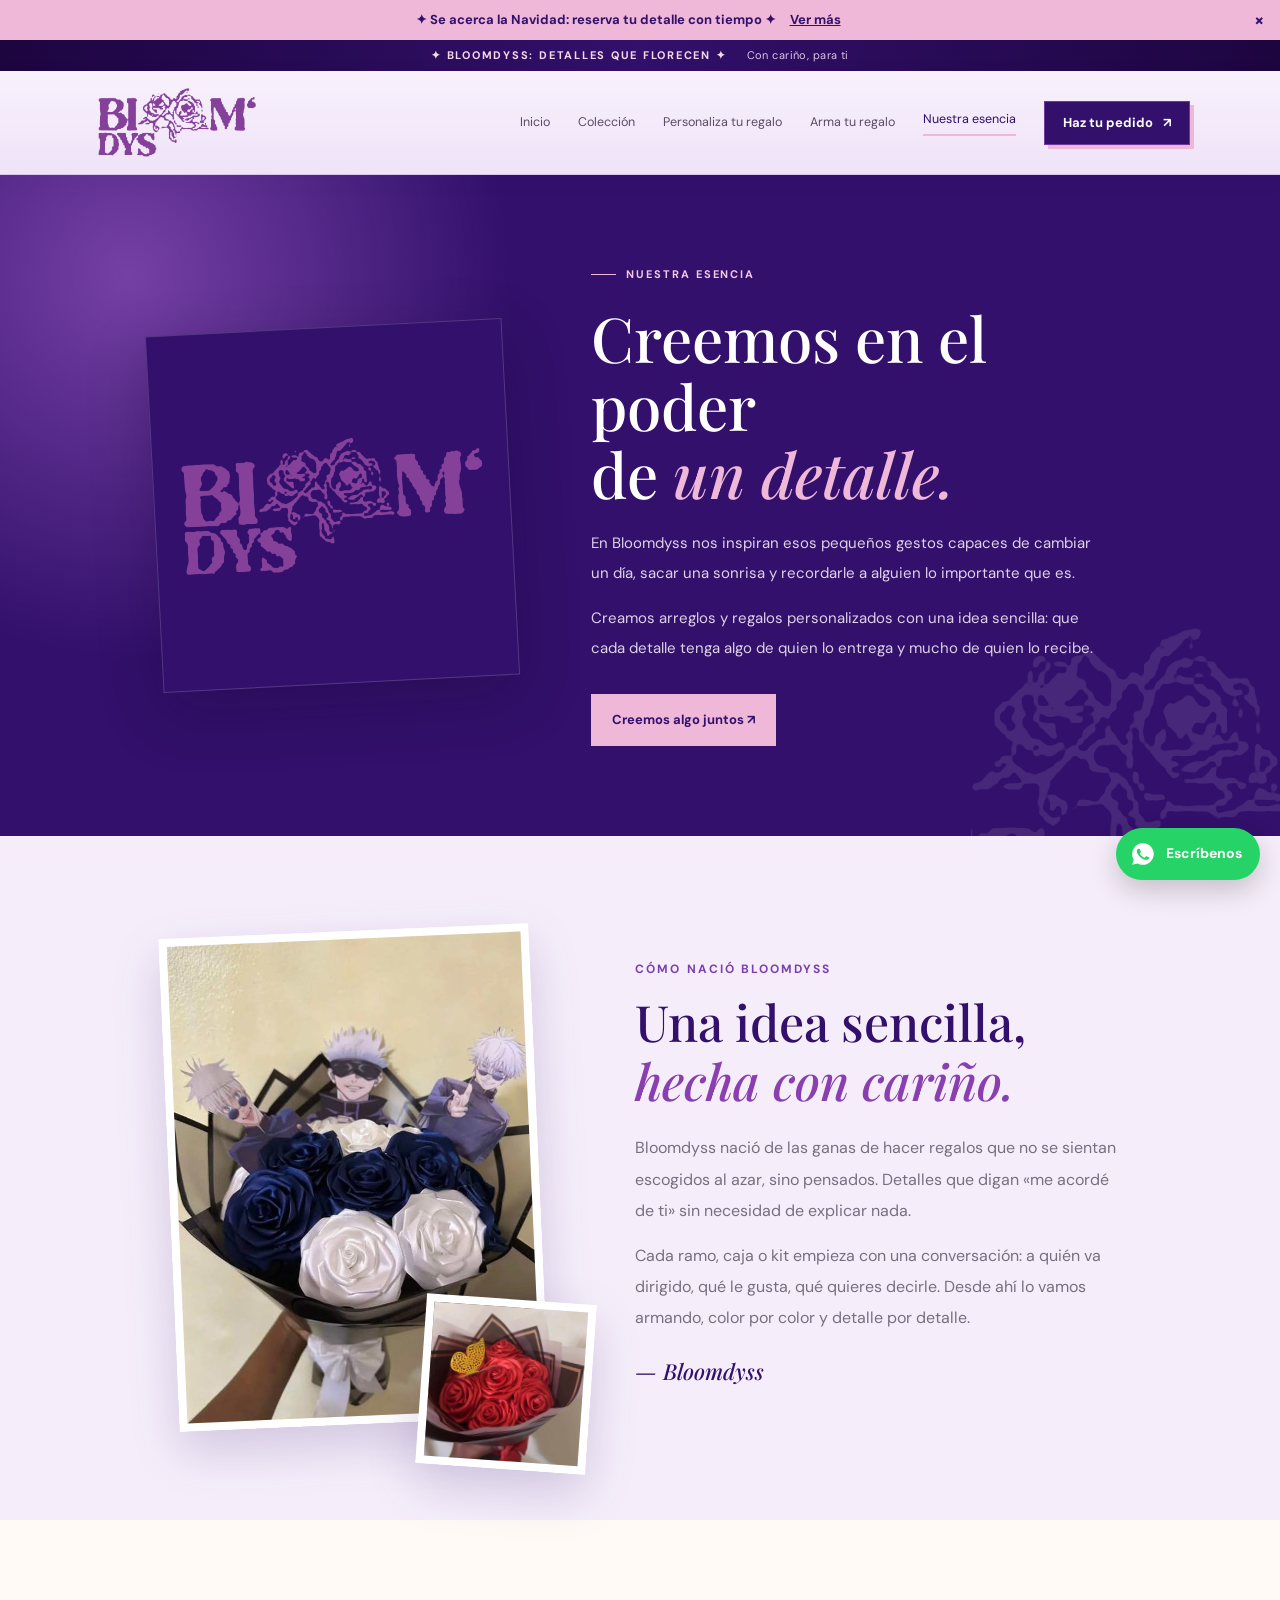
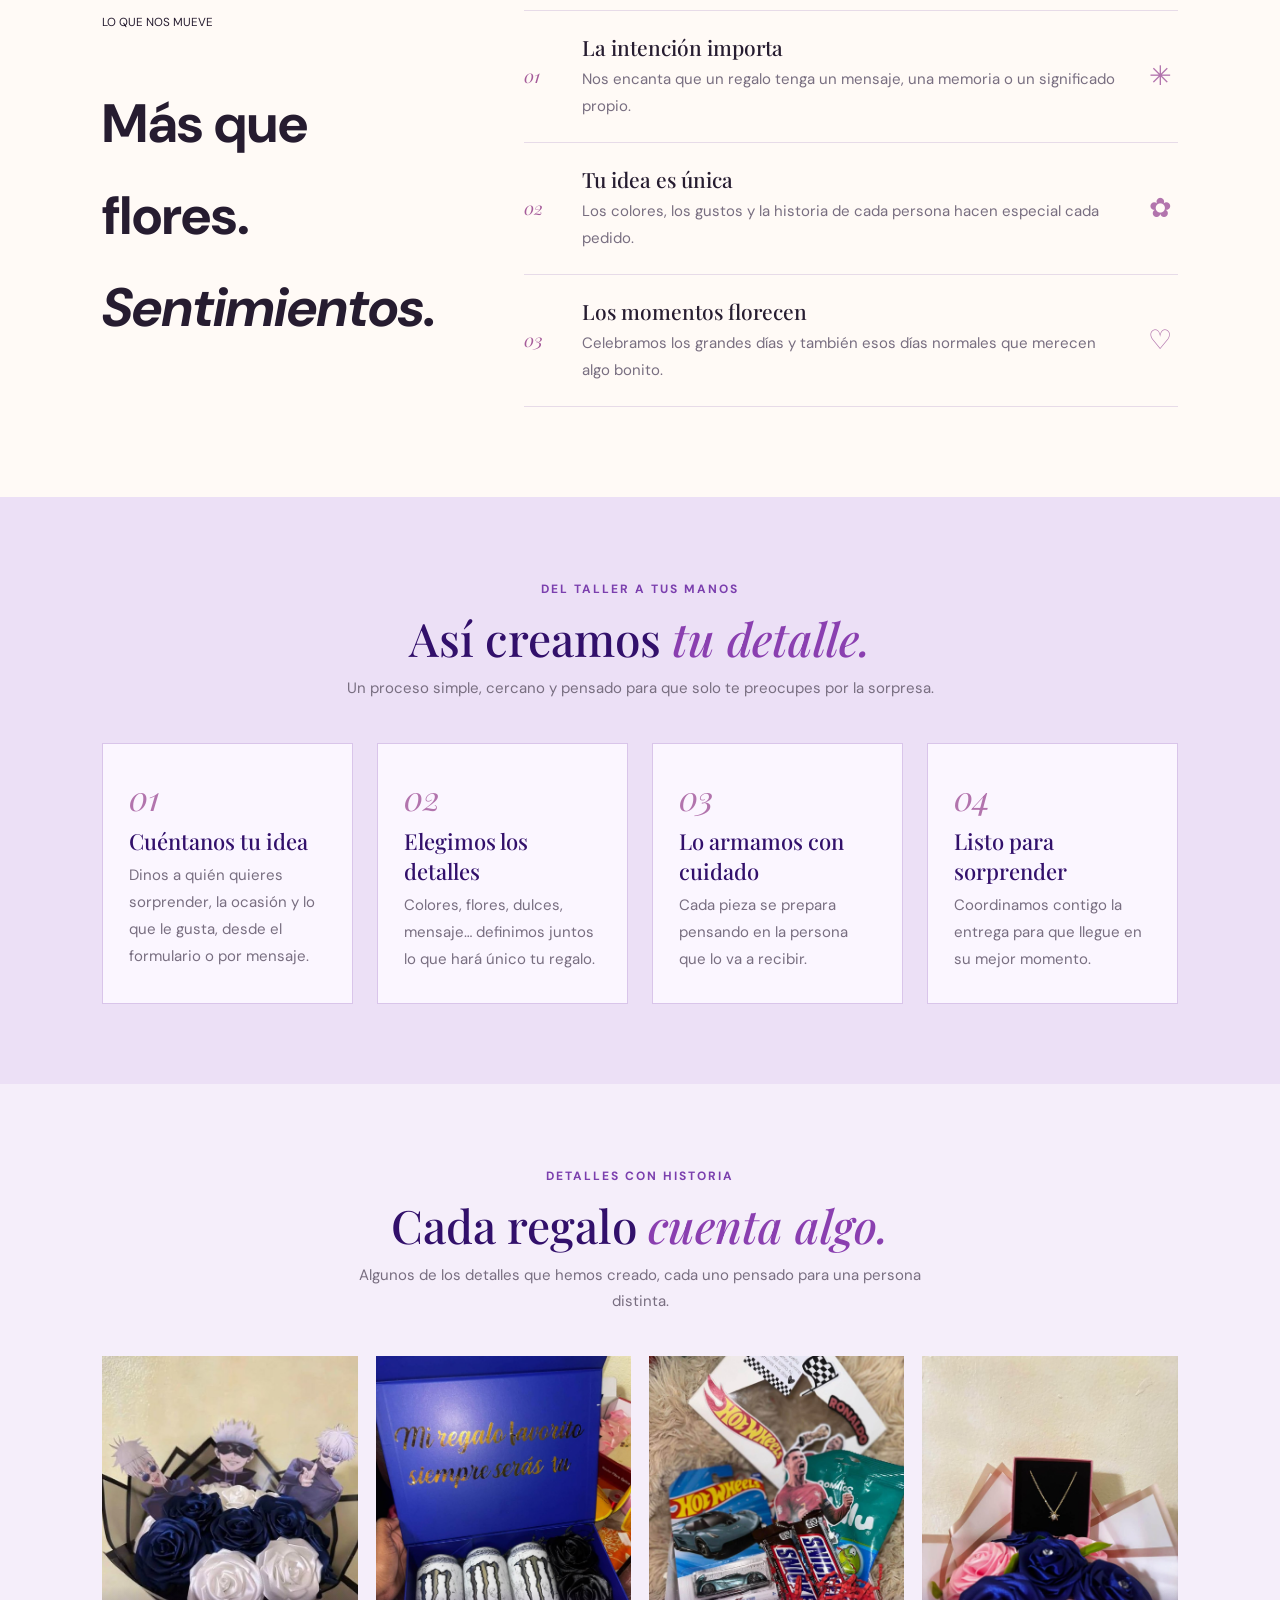
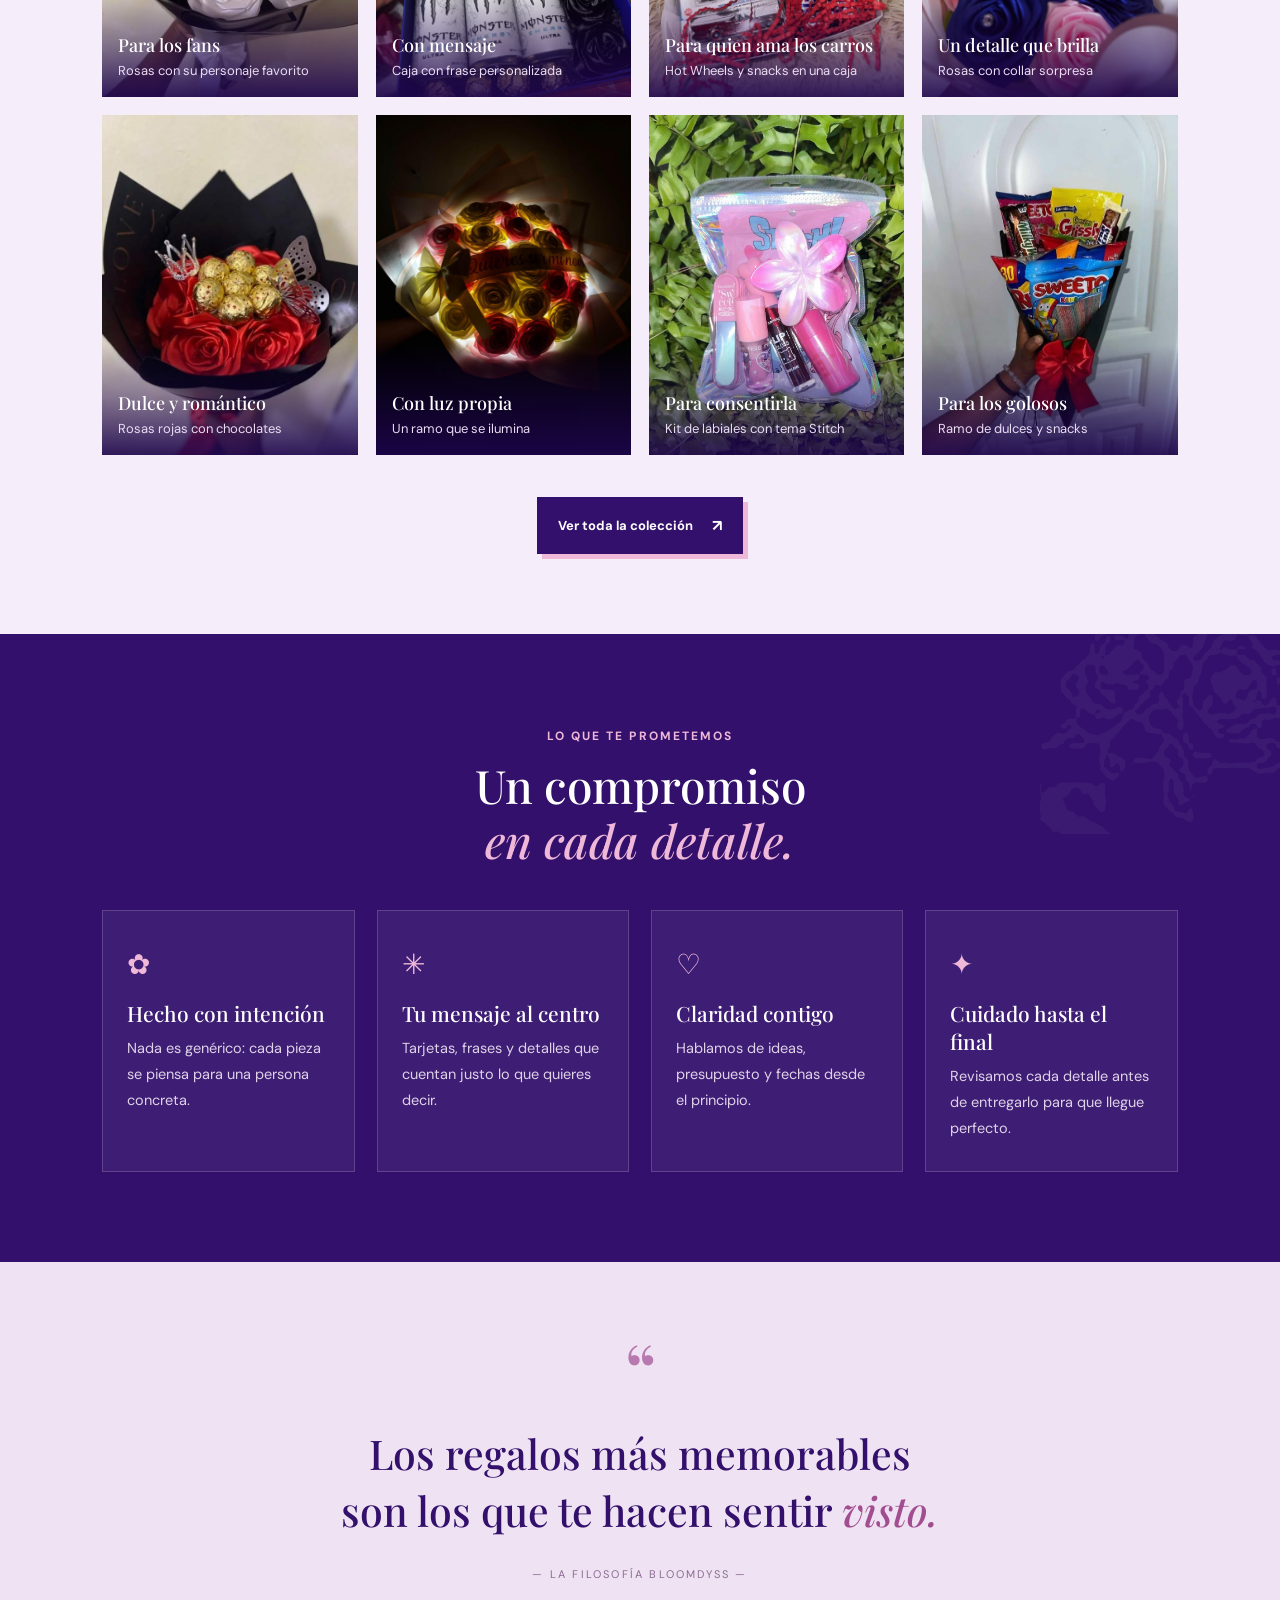
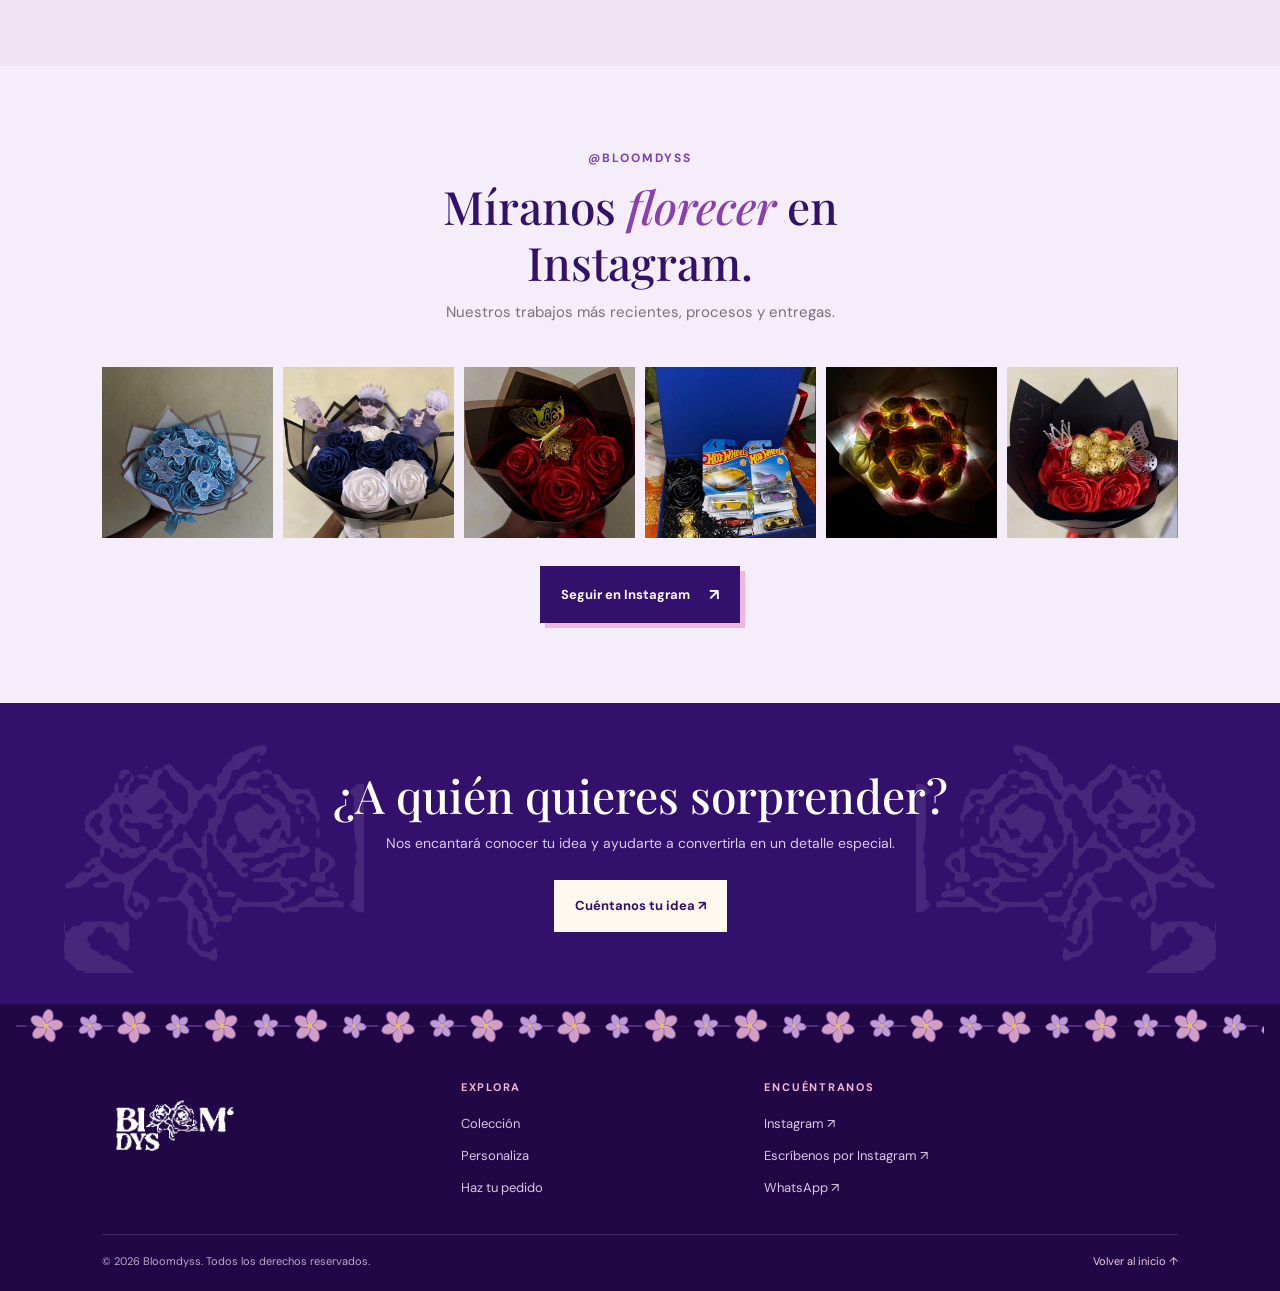
<file: nosotros.html>
<!DOCTYPE html><html lang="es"><head><meta charset="UTF-8"><meta name="viewport" content="width=device-width, initial-scale=1.0"><meta name="theme-color" content="#32106b"><title>Nuestra esencia | Bloomdyss</title><link rel="stylesheet" href="css/style.css"><link rel="stylesheet" href="css/nosotros.css"><link href="https://fonts.googleapis.com/css2?family=DM+Sans:wght@400;500;600;700&family=Playfair+Display:ital,wght@0,500;0,600;0,700;1,500;1,600&display=swap" rel="stylesheet"><link rel="icon" type="image/png" href="assets/favicon.png"><link rel="apple-touch-icon" href="assets/apple-touch-icon.png"><meta name="description" content="Conoce la esencia de Bloomdyss: creemos en el poder de un detalle hecho con cariño."><meta property="og:type" content="website"><meta property="og:site_name" content="Bloomdyss"><meta property="og:title" content="Nuestra esencia | Bloomdyss"><meta property="og:description" content="Conoce la esencia de Bloomdyss: creemos en el poder de un detalle hecho con cariño."><meta property="og:image" content="assets/og-image.png"><meta name="twitter:card" content="summary_large_image"><link rel="stylesheet" href="css/extras.css"><link rel="stylesheet" href="css/bloom.css"><script src="js/safe.js"></script></head><body><div class="topbar">✦ BLOOMDYSS: DETALLES QUE FLORECEN ✦ <span>Con cariño, para ti</span></div><header class="header"><a class="brand" href="index.html"><img src="assets/logo-bloomdyss.png" alt="Logo Bloomdyss"></a><button class="nav-toggle" aria-label="Abrir menú" aria-expanded="false">☰</button><nav class="nav"><a href="index.html">Inicio</a><a href="catalogo.html">Colección</a><a href="personaliza.html">Personaliza tu regalo</a><a href="arma.html">Arma tu regalo</a><a class="active" href="nosotros.html">Nuestra esencia</a><a href="pedido.html" class="nav-order">Haz tu pedido <span>↗</span></a></nav></header>
<main><section class="about-hero"><div class="about-logo"><img src="assets/logo-bloomdyss.png" alt="Logo Bloomdyss"></div><div class="about-copy"><div class="eyebrow"><span></span> NUESTRA ESENCIA</div><h1>Creemos en el poder<br>de <em>un detalle.</em></h1><p>En Bloomdyss nos inspiran esos pequeños gestos capaces de cambiar un día, sacar una sonrisa y recordarle a alguien lo importante que es.</p><p>Creamos arreglos y regalos personalizados con una idea sencilla: que cada detalle tenga algo de quien lo entrega y mucho de quien lo recibe.</p><a class="button button-pink" href="pedido.html">Creemos algo juntos ↗</a></div><div class="about-doodle">✿</div></section>
<!-- ===== NUESTRA HISTORIA: edita estos textos con la historia real de Bloomdyss (cómo empezó, quién está detrás) ===== -->
<section class="story"><div class="story-photos"><img src="assets/img/ramo-personaje.jpg" alt="Ramo de rosas azules y blancas con personajes, hecho por Bloomdyss" loading="lazy"><img class="sp2" src="assets/img/ramo-rojo-mariposa.jpg" alt="Ramo de rosas rojas con mariposa dorada" loading="lazy"></div><div class="story-copy"><small>CÓMO NACIÓ BLOOMDYSS</small><h2>Una idea sencilla,<br><em>hecha con cariño.</em></h2><p>Bloomdyss nació de las ganas de hacer regalos que no se sientan escogidos al azar, sino pensados. Detalles que digan «me acordé de ti» sin necesidad de explicar nada.</p><p>Cada ramo, caja o kit empieza con una conversación: a quién va dirigido, qué le gusta, qué quieres decirle. Desde ahí lo vamos armando, color por color y detalle por detalle.</p><p class="story-sign">— Bloomdyss</p></div></section>
<section class="values-section section"><div class="values-title"><small>LO QUE NOS MUEVE</small><h2>Más que flores.<br><em>Sentimientos.</em></h2></div><div class="values-list"><article><span>01</span><div><h3>La intención importa</h3><p>Nos encanta que un regalo tenga un mensaje, una memoria o un significado propio.</p></div><b>✳</b></article><article><span>02</span><div><h3>Tu idea es única</h3><p>Los colores, los gustos y la historia de cada persona hacen especial cada pedido.</p></div><b>✿</b></article><article><span>03</span><div><h3>Los momentos florecen</h3><p>Celebramos los grandes días y también esos días normales que merecen algo bonito.</p></div><b>♡</b></article></div></section>
<section class="proc x-sec"><div class="x-head"><small>DEL TALLER A TUS MANOS</small><h2>Así creamos <em>tu detalle.</em></h2><p>Un proceso simple, cercano y pensado para que solo te preocupes por la sorpresa.</p></div><div class="steps-grid steps-4"><article class="step-card"><b>01</b><h3>Cuéntanos tu idea</h3><p>Dinos a quién quieres sorprender, la ocasión y lo que le gusta, desde el formulario o por mensaje.</p></article><article class="step-card"><b>02</b><h3>Elegimos los detalles</h3><p>Colores, flores, dulces, mensaje… definimos juntos lo que hará único tu regalo.</p></article><article class="step-card"><b>03</b><h3>Lo armamos con cuidado</h3><p>Cada pieza se prepara pensando en la persona que lo va a recibir.</p></article><article class="step-card"><b>04</b><h3>Listo para sorprender</h3><p>Coordinamos contigo la entrega para que llegue en su mejor momento.</p></article></div></section>

<section class="gallery x-sec"><div class="x-head"><small>DETALLES CON HISTORIA</small><h2>Cada regalo <em>cuenta algo.</em></h2><p>Algunos de los detalles que hemos creado, cada uno pensado para una persona distinta.</p></div><div class="gal-grid">
<figure class="gal-item"><img src="assets/img/ramo-personaje.jpg" alt="Ramo de rosas con personajes" loading="lazy"><figcaption><b>Para los fans</b><span>Rosas con su personaje favorito</span></figcaption></figure>
<figure class="gal-item"><img src="assets/img/caja-azul-mensaje.jpg" alt="Caja azul con mensaje dorado" loading="lazy"><figcaption><b>Con mensaje</b><span>Caja con frase personalizada</span></figcaption></figure>
<figure class="gal-item"><img src="assets/img/caja-hotwheels.jpg" alt="Caja con Hot Wheels y snacks" loading="lazy"><figcaption><b>Para quien ama los carros</b><span>Hot Wheels y snacks en una caja</span></figcaption></figure>
<figure class="gal-item"><img src="assets/img/rosas-azul-rosa-collar.jpg" alt="Rosas azules y rosadas con un collar" loading="lazy"><figcaption><b>Un detalle que brilla</b><span>Rosas con collar sorpresa</span></figcaption></figure>
<figure class="gal-item"><img src="assets/img/ramo-rojo-chocolates.jpg" alt="Ramo de rosas rojas con chocolates" loading="lazy"><figcaption><b>Dulce y romántico</b><span>Rosas rojas con chocolates</span></figcaption></figure>
<figure class="gal-item"><img src="assets/img/ramo-novia-luz.jpg" alt="Ramo de rosas con luces" loading="lazy"><figcaption><b>Con luz propia</b><span>Un ramo que se ilumina</span></figcaption></figure>
<figure class="gal-item"><img src="assets/img/kit-labial-stitch.jpg" alt="Kit de labiales con tema Stitch" loading="lazy"><figcaption><b>Para consentirla</b><span>Kit de labiales con tema Stitch</span></figcaption></figure>
<figure class="gal-item"><img src="assets/img/ramo-dulces.jpg" alt="Ramo de dulces y snacks" loading="lazy"><figcaption><b>Para los golosos</b><span>Ramo de dulces y snacks</span></figcaption></figure>
</div><div class="gal-cta"><a class="button button-purple" href="catalogo.html">Ver toda la colección <b>↗</b></a></div></section>

<section class="promise"><div class="x-head"><small>LO QUE TE PROMETEMOS</small><h2>Un compromiso<br><em>en cada detalle.</em></h2></div><div class="promise-grid"><article><b>✿</b><h3>Hecho con intención</h3><p>Nada es genérico: cada pieza se piensa para una persona concreta.</p></article><article><b>✳</b><h3>Tu mensaje al centro</h3><p>Tarjetas, frases y detalles que cuentan justo lo que quieres decir.</p></article><article><b>♡</b><h3>Claridad contigo</h3><p>Hablamos de ideas, presupuesto y fechas desde el principio.</p></article><article><b>✦</b><h3>Cuidado hasta el final</h3><p>Revisamos cada detalle antes de entregarlo para que llegue perfecto.</p></article></div></section>
<section class="about-quote"><span>“</span><p>Los regalos más memorables<br>son los que te hacen sentir <em>visto.</em></p><small>— LA FILOSOFÍA BLOOMDYSS —</small></section><div id="testimonios"></div><div id="instagram"></div><section class="catalog-bottom-cta"><h2>¿A quién quieres sorprender?</h2><p>Nos encantará conocer tu idea y ayudarte a convertirla en un detalle especial.</p><a class="button button-light" href="pedido.html">Cuéntanos tu idea ↗</a></section></main>
<footer class="footer"><div class="footer-main"><a class="footer-logo" href="index.html"><img src="assets/logo-bloomdyss.png" alt="Bloomdyss"></a><div class="footer-links"><b>EXPLORA</b><a href="catalogo.html">Colección</a><a href="personaliza.html">Personaliza</a><a href="pedido.html">Haz tu pedido</a></div><div class="footer-links"><b>ENCUÉNTRANOS</b><a href="https://www.instagram.com/bloomdyss/" target="_blank" rel="noopener">Instagram ↗</a><a href="https://www.instagram.com/bloomdyss/" target="_blank" rel="noopener">Escríbenos por Instagram ↗</a></div></div><div class="footer-bottom"><span>© <span class="year"></span> Bloomdyss. Todos los derechos reservados.</span><a href="index.html">Volver al inicio ↑</a></div></footer><script src="js/config.js"></script><script src="js/main.js"></script><script src="js/extras.js"></script></body></html>
</file>
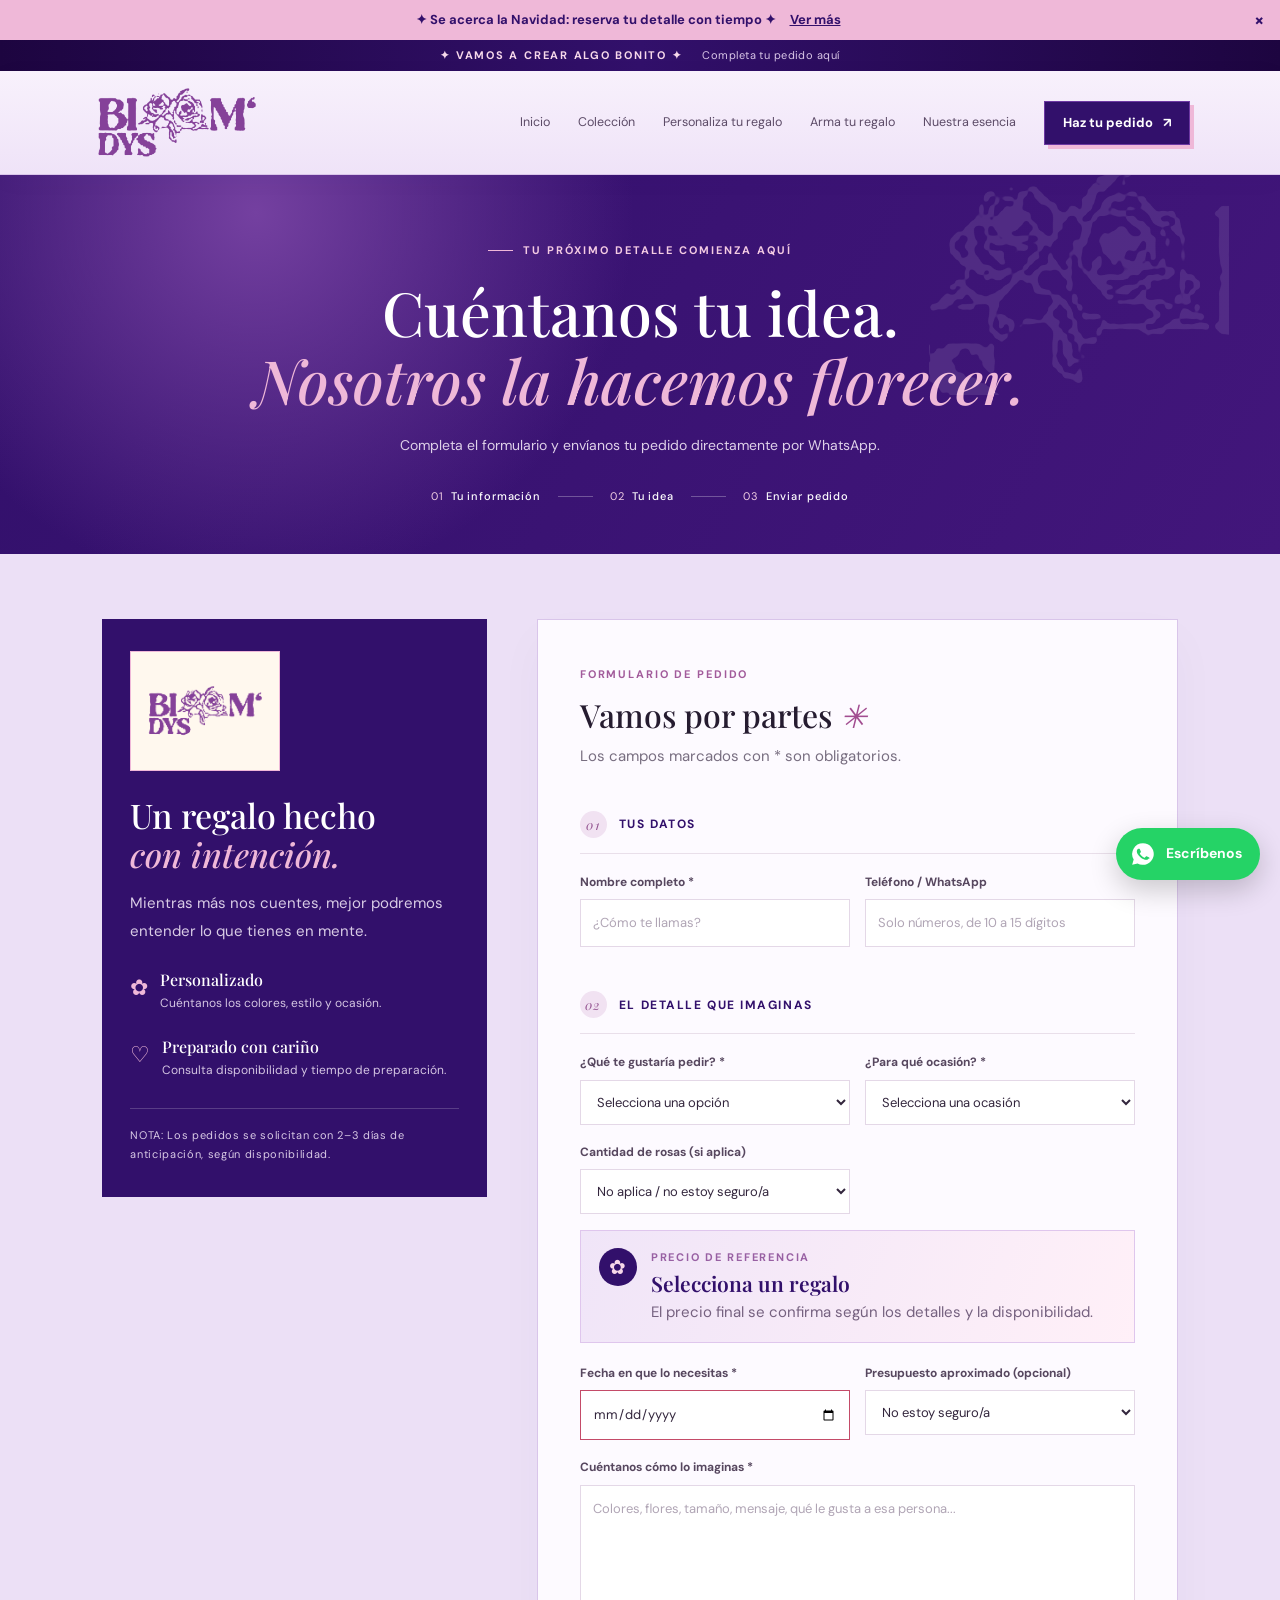
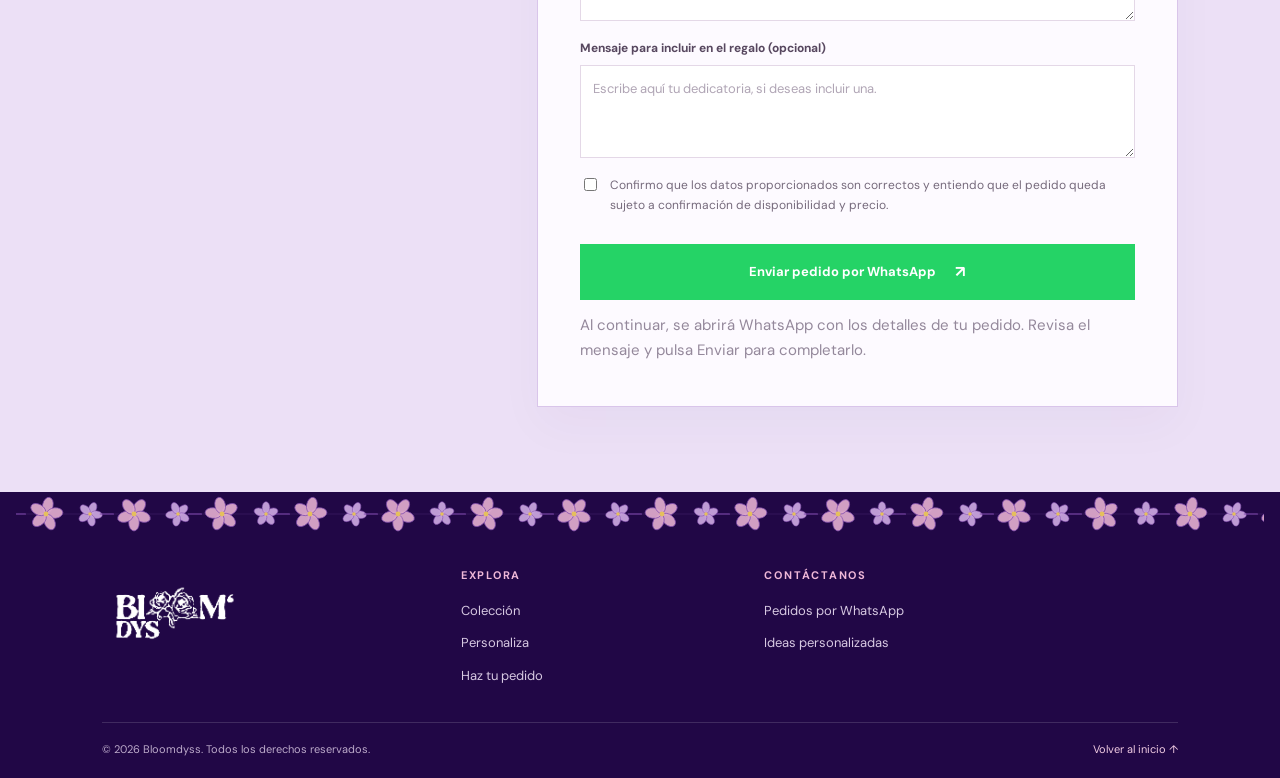
<file: pedido.html>
<!DOCTYPE html><html lang="es"><head><meta charset="UTF-8"><meta name="viewport" content="width=device-width, initial-scale=1.0"><meta name="theme-color" content="#32106b"><title>Haz tu pedido | Bloomdyss</title><link rel="stylesheet" href="css/style.css"><link rel="stylesheet" href="css/pedido.css"><link href="https://fonts.googleapis.com/css2?family=DM+Sans:wght@400;500;600;700&family=Playfair+Display:ital,wght@0,500;0,600;0,700;1,500;1,600&display=swap" rel="stylesheet"><link rel="icon" type="image/png" href="assets/favicon.png"><link rel="apple-touch-icon" href="assets/apple-touch-icon.png"><meta name="description" content="Haz tu pedido en Bloomdyss: cuéntanos tu idea, ocasión y fecha, y te confirmamos disponibilidad y precio."><meta property="og:type" content="website"><meta property="og:site_name" content="Bloomdyss"><meta property="og:title" content="Haz tu pedido | Bloomdyss"><meta property="og:description" content="Haz tu pedido en Bloomdyss: cuéntanos tu idea, ocasión y fecha, y te confirmamos disponibilidad y precio."><meta property="og:image" content="assets/og-image.png"><meta name="twitter:card" content="summary_large_image"><link rel="stylesheet" href="css/extras.css"><link rel="stylesheet" href="css/bloom.css"><script src="js/safe.js"></script></head><body><div class="topbar">✦ VAMOS A CREAR ALGO BONITO ✦ <span>Completa tu pedido aquí</span></div><header class="header"><a class="brand" href="index.html"><img src="assets/logo-bloomdyss.png" alt="Logo Bloomdyss"></a><button class="nav-toggle" aria-label="Abrir menú" aria-expanded="false">☰</button><nav class="nav"><a href="index.html">Inicio</a><a href="catalogo.html">Colección</a><a href="personaliza.html">Personaliza tu regalo</a><a href="arma.html">Arma tu regalo</a><a href="nosotros.html">Nuestra esencia</a><a class="active nav-order" href="pedido.html">Haz tu pedido <span>↗</span></a></nav></header>
<main><section class="order-hero"><div class="eyebrow"><span></span> TU PRÓXIMO DETALLE COMIENZA AQUÍ</div><h1>Cuéntanos tu idea.<br><em>Nosotros la hacemos florecer.</em></h1><p>Completa el formulario y envíanos tu pedido directamente por WhatsApp.</p><div class="order-steps"><span>01 <b>Tu información</b></span><i></i><span>02 <b>Tu idea</b></span><i></i><span>03 <b>Enviar pedido</b></span></div></section>
<section class="order-layout section"><div class="order-aside"><div class="aside-logo"><img src="assets/logo-bloomdyss.png" alt="Bloomdyss"></div><h2>Un regalo hecho<br><em>con intención.</em></h2><p>Mientras más nos cuentes, mejor podremos entender lo que tienes en mente.</p><div class="aside-detail"><span>✿</span><div><b>Personalizado</b><small>Cuéntanos los colores, estilo y ocasión.</small></div></div><div class="aside-detail"><span>♡</span><div><b>Preparado con cariño</b><small>Consulta disponibilidad y tiempo de preparación.</small></div></div><div class="aside-note">NOTA: Los pedidos se solicitan con 2–3 días de anticipación, según disponibilidad.</div></div>
<form class="order-form" id="orderForm">
<div class="form-heading"><small>FORMULARIO DE PEDIDO</small><h2>Vamos por partes <em>✳</em></h2><p>Los campos marcados con * son obligatorios.</p></div>
<div class="form-section-title"><span>01</span><b>TUS DATOS</b></div>
<div class="form-row"><label>Nombre completo *<input name="nombre" required autocomplete="name" placeholder="¿Cómo te llamas?"></label><label>Teléfono / WhatsApp<input name="telefono" id="telefono" type="tel" inputmode="numeric" autocomplete="tel" pattern="[0-9]{10,15}" minlength="10" maxlength="15" title="Escribe entre 10 y 15 dígitos, sin letras ni símbolos." placeholder="Solo números, de 10 a 15 dígitos" aria-describedby="telefonoAyuda"></label></div>

<div class="form-section-title"><span>02</span><b>EL DETALLE QUE IMAGINAS</b></div>
<div class="form-row"><label>¿Qué te gustaría pedir? *<select name="producto" id="producto" required><option value="">Selecciona una opción</option><option>Ramos florales</option><option>Ramos románticos</option><option>Sorpresas especiales</option><option>Regalos personalizados</option><option>Detalles para celebrar</option><option>Cuadros personalizados</option><option>Bolsitas con maquillaje</option><option>Rosa con cadena</option><option>Rosa con gloss</option><option>Cadena con caja</option><option>Otro / tengo una idea</option></select></label><label>¿Para qué ocasión? *<select name="ocasion" id="ocasion" required><option value="">Selecciona una ocasión</option><option>Cumpleaños</option><option>Amor y amistad</option><option>Aniversario</option><option>Graduación o logro</option><option>Regalo sorpresa</option><option>Solo porque sí</option><option>Otra ocasión</option></select></label></div>
<div class="form-row"><label>Cantidad de rosas (si aplica)<select name="rosas" id="rosas"><option value="">No aplica / no estoy seguro/a</option><option value="5">5 rosas — RD$650</option><option value="6">6 rosas — RD$700</option><option value="7">7 rosas — RD$950</option><option value="8">8 rosas — RD$1,050</option><option value="10">10 rosas — RD$1,300</option><option value="12">12 rosas — RD$1,450</option><option value="15">15 rosas — RD$1,650</option><option value="20">20 rosas — RD$2,100</option><option value="25">25 rosas — RD$2,250</option><option value="30">30 rosas — RD$3,100</option></select></label></div>
<div class="selected-price" id="selectedPrice" aria-live="polite"><span class="selected-price-icon">✿</span><div><small>PRECIO DE REFERENCIA</small><strong id="priceAmount">Selecciona un regalo</strong><p id="priceNote">El precio final se confirma según los detalles y la disponibilidad.</p></div></div>
<div class="form-row"><label>Fecha en que lo necesitas *<input name="fecha" type="date" id="fecha" required></label><label>Presupuesto aproximado (opcional)<select name="presupuesto"><option>No estoy seguro/a</option><option>Menos de RD$700</option><option>RD$700 – RD$1,500</option><option>RD$1,500 – RD$2,500</option><option>Más de RD$2,500</option><option>Prefiero cotizar primero</option></select></label></div>
<label>Cuéntanos cómo lo imaginas *<textarea name="detalles" required rows="5" placeholder="Colores, flores, tamaño, mensaje, qué le gusta a esa persona..."></textarea></label>
<label>Mensaje para incluir en el regalo (opcional)<textarea name="mensaje" rows="3" placeholder="Escribe aquí tu dedicatoria, si deseas incluir una."></textarea></label>
<label class="check-label"><input type="checkbox" name="confirmacion" required> Confirmo que los datos proporcionados son correctos y entiendo que el pedido queda sujeto a confirmación de disponibilidad y precio.</label>
<button type="button" class="button wa-submit" id="waBtn">Enviar pedido por WhatsApp <b>↗</b></button><p class="form-disclaimer">Al continuar, se abrirá WhatsApp con los detalles de tu pedido. Revisa el mensaje y pulsa Enviar para completarlo.</p><div class="form-status" id="formStatus" role="status" aria-live="polite"></div>
</form></section></main>
<footer class="footer"><div class="footer-main"><a class="footer-logo" href="index.html"><img src="assets/logo-bloomdyss.png" alt="Bloomdyss"></a><div class="footer-links"><b>EXPLORA</b><a href="catalogo.html">Colección</a><a href="personaliza.html">Personaliza</a><a href="pedido.html">Haz tu pedido</a></div><div class="footer-links"><b>CONTÁCTANOS</b><a href="pedido.html">Pedidos por WhatsApp</a><a href="personaliza.html">Ideas personalizadas</a></div></div><div class="footer-bottom"><span>© <span class="year"></span> Bloomdyss. Todos los derechos reservados.</span><a href="index.html">Volver al inicio ↑</a></div></footer><script src="js/config.js"></script><script src="js/main.js"></script><script src="js/pedido.js"></script><script src="js/extras.js"></script></body></html>
</file>
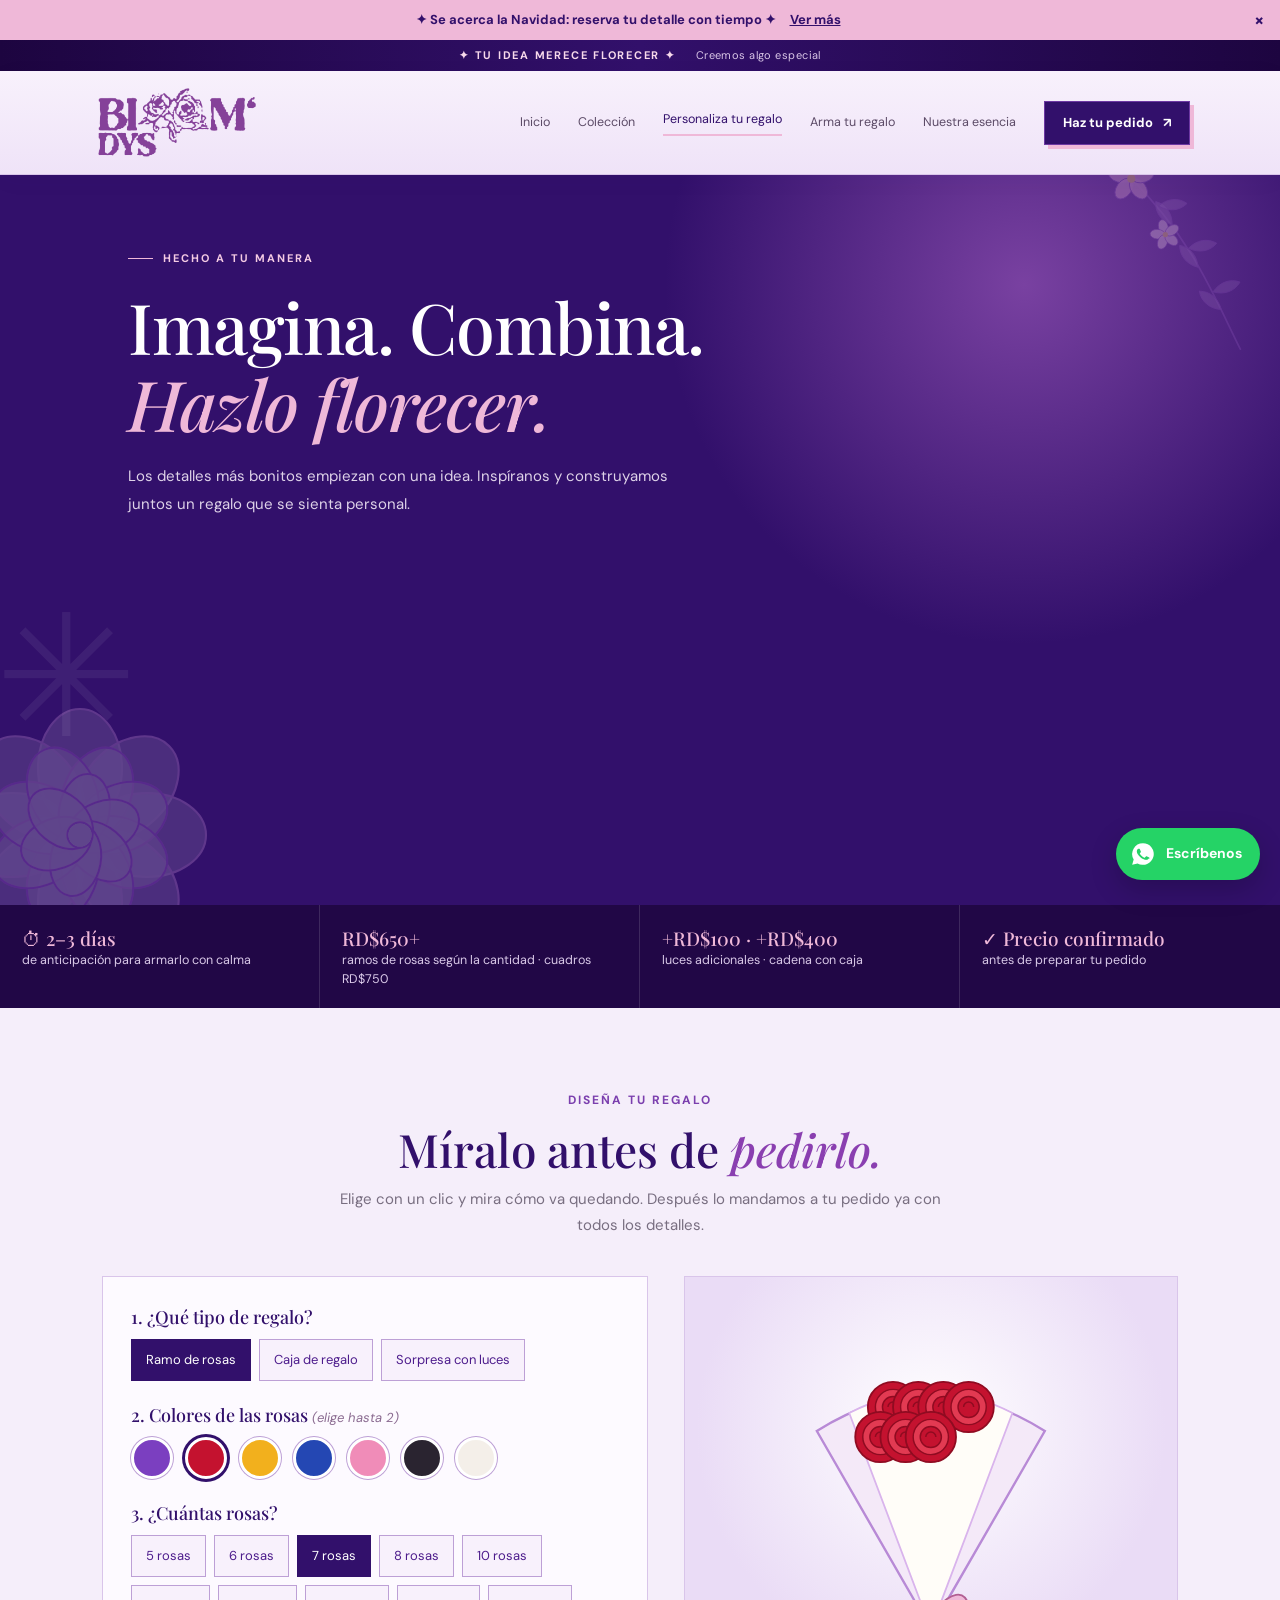
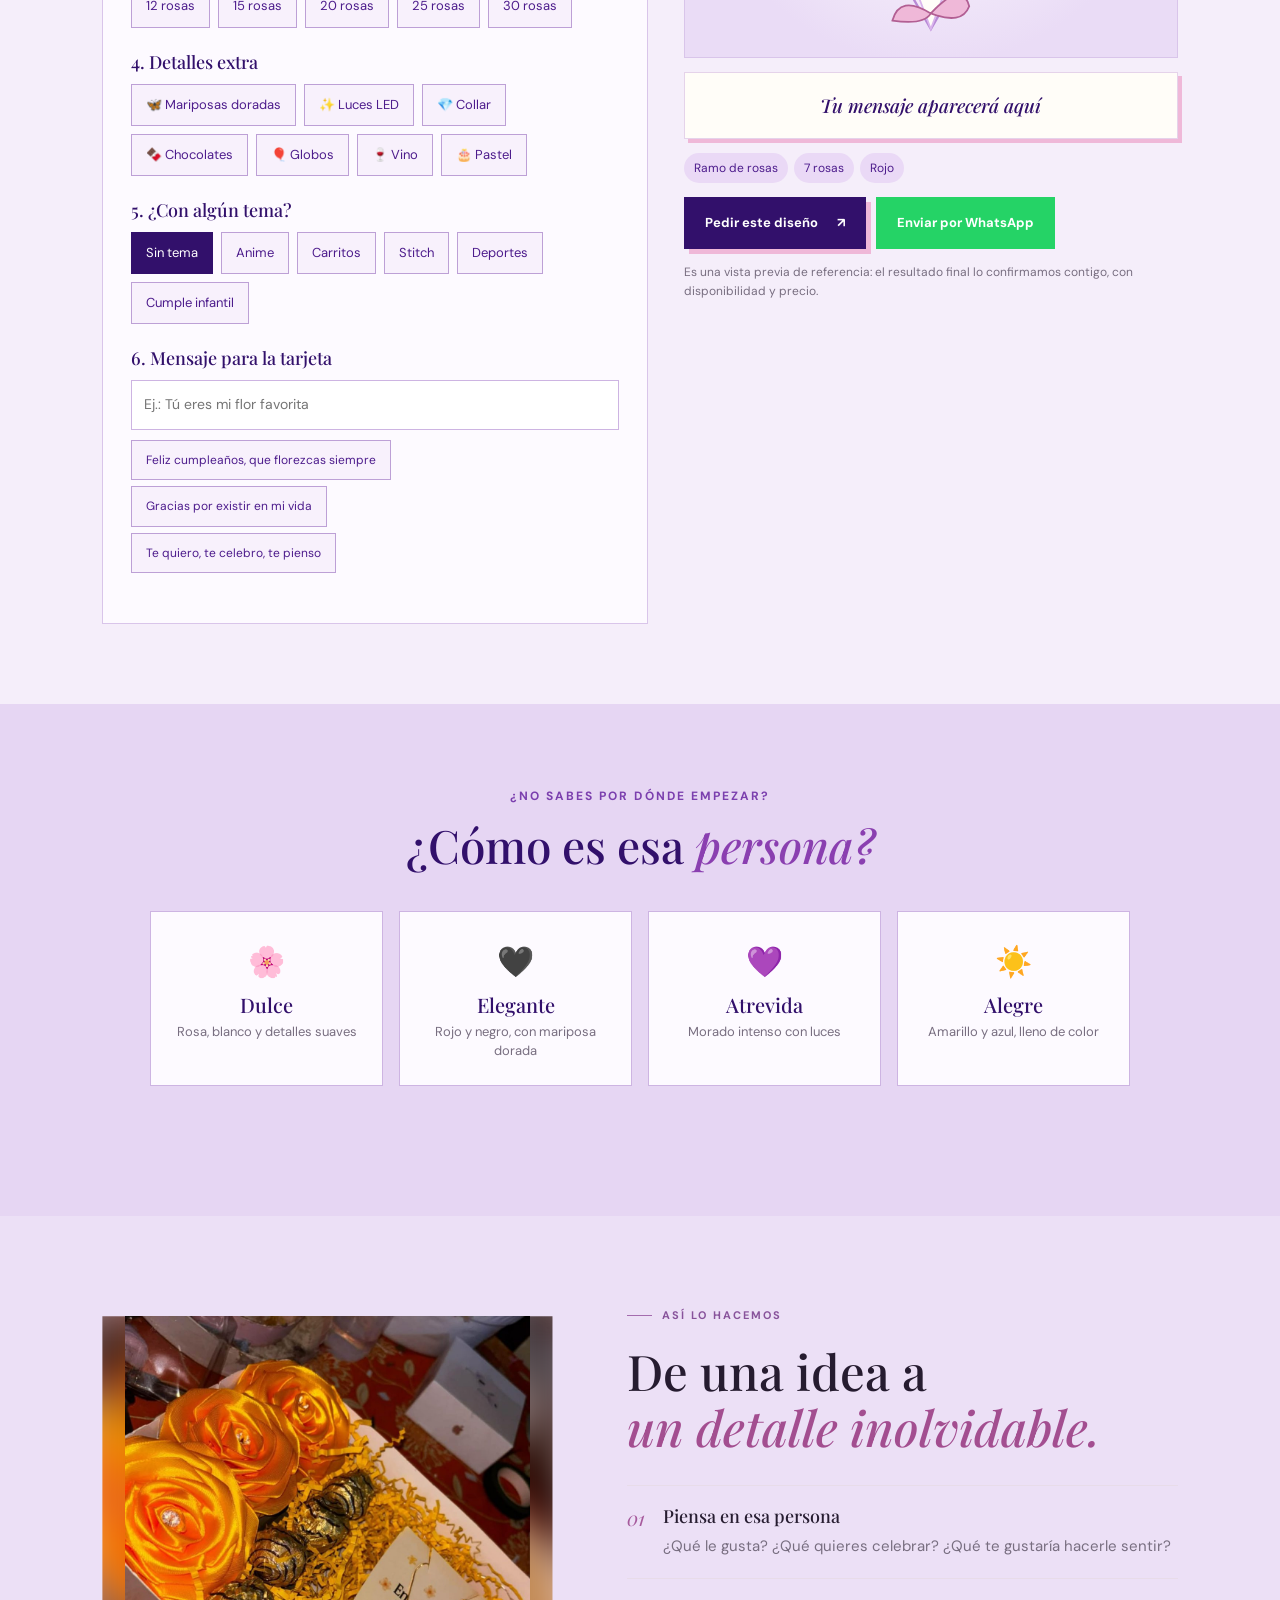
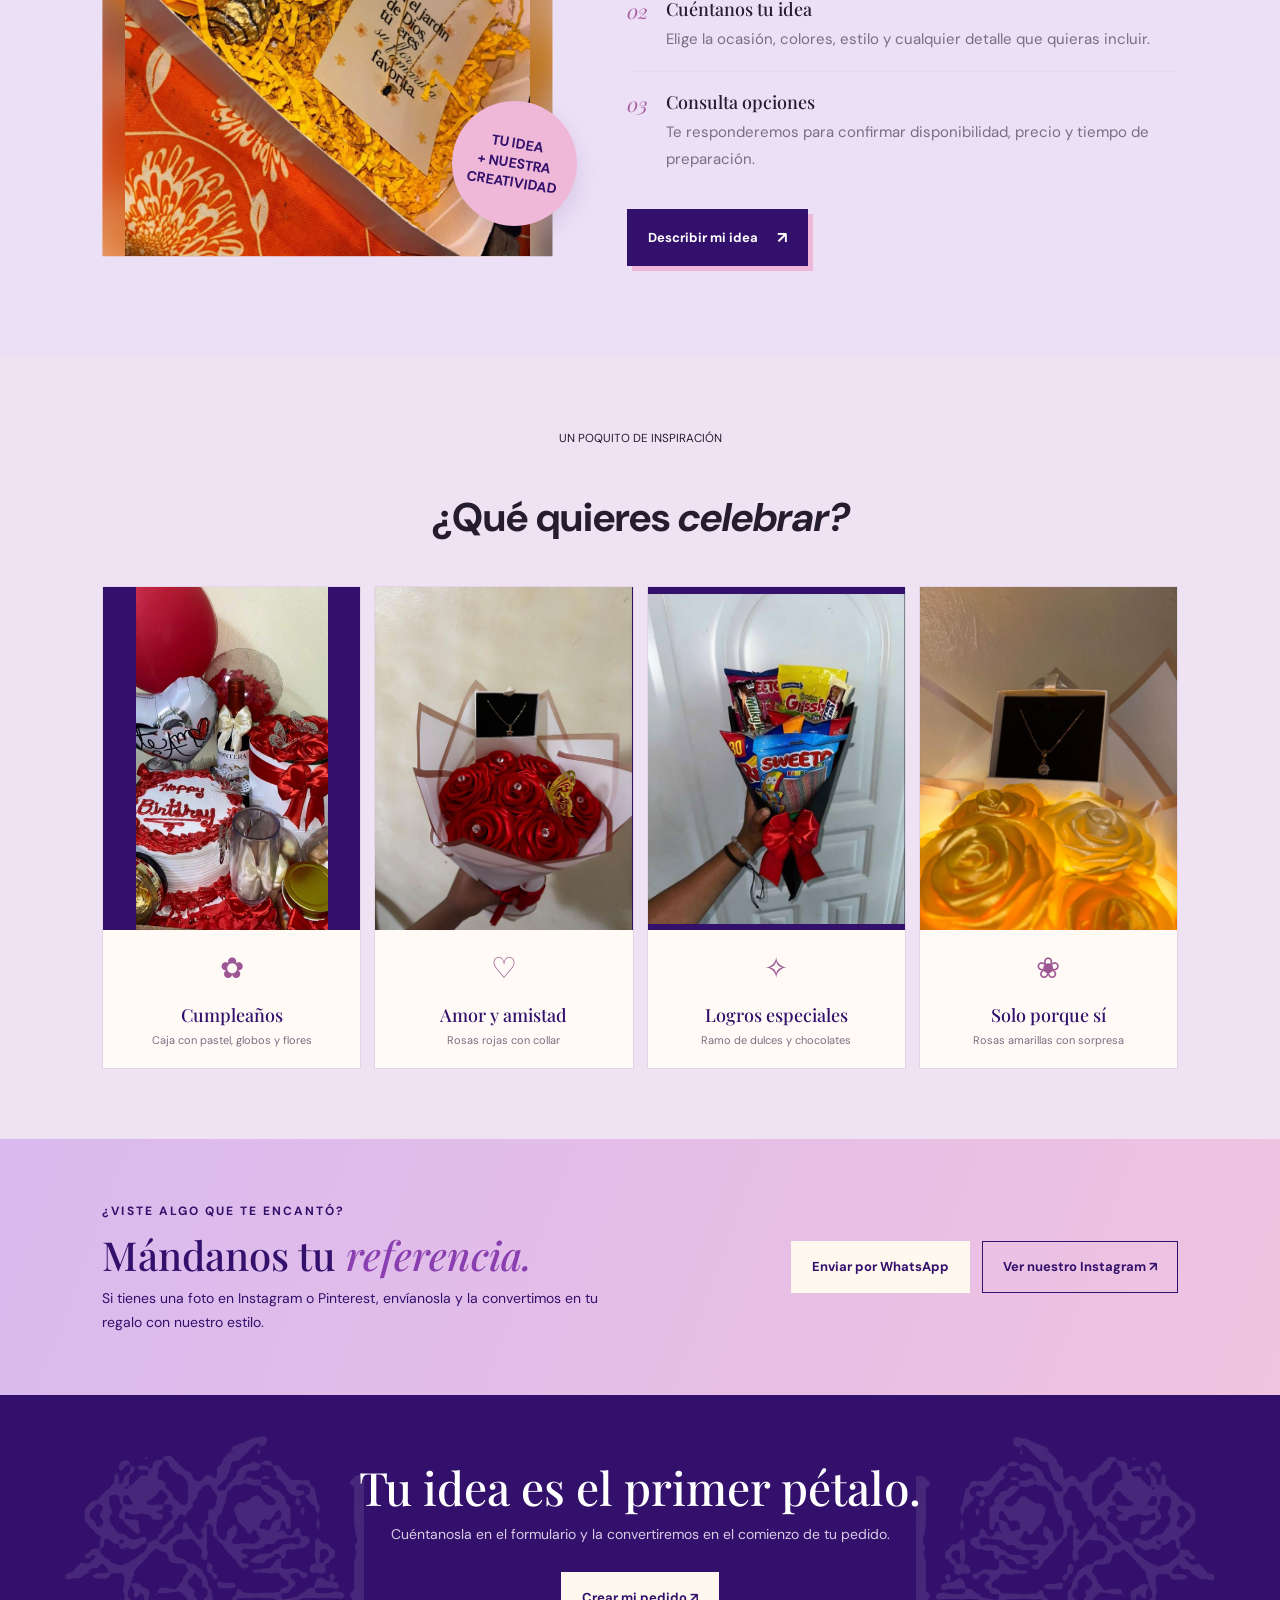
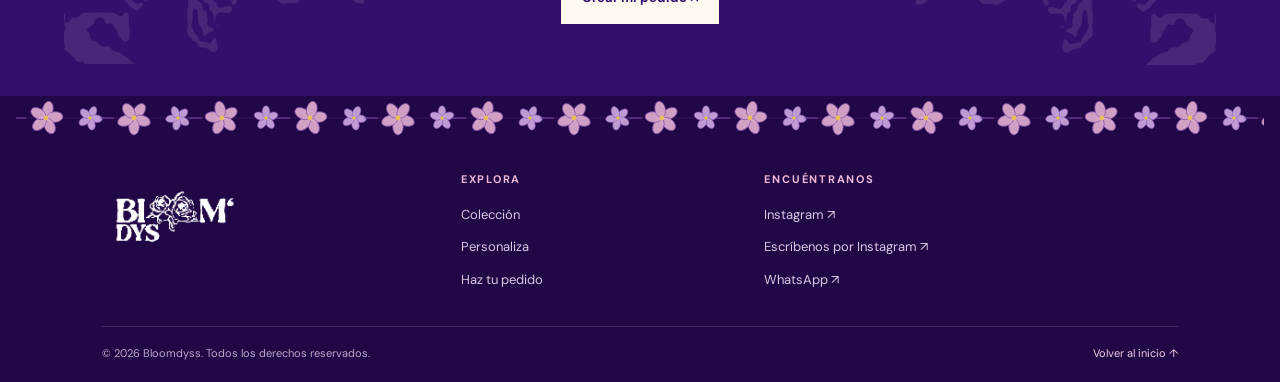
<file: personaliza.html>
<!DOCTYPE html><html lang="es"><head><meta charset="UTF-8"><meta name="viewport" content="width=device-width, initial-scale=1.0"><meta name="theme-color" content="#32106b"><title>Personaliza tu regalo | Bloomdyss</title><link rel="stylesheet" href="css/style.css"><link rel="stylesheet" href="css/personaliza.css"><link href="https://fonts.googleapis.com/css2?family=DM+Sans:wght@400;500;600;700&family=Playfair+Display:ital,wght@0,500;0,600;0,700;1,500;1,600&display=swap" rel="stylesheet"><link rel="icon" type="image/png" href="assets/favicon.png"><link rel="apple-touch-icon" href="assets/apple-touch-icon.png"><meta name="description" content="Crea un regalo único: cuéntanos tu idea y Bloomdyss la convierte en un detalle personalizado."><meta property="og:type" content="website"><meta property="og:site_name" content="Bloomdyss"><meta property="og:title" content="Personaliza tu regalo | Bloomdyss"><meta property="og:description" content="Crea un regalo único: cuéntanos tu idea y Bloomdyss la convierte en un detalle personalizado."><meta property="og:image" content="assets/og-image.png"><meta name="twitter:card" content="summary_large_image"><link rel="stylesheet" href="css/extras.css"><link rel="stylesheet" href="css/bloom.css"><script src="js/safe.js"></script></head><body><div class="topbar">✦ TU IDEA MERECE FLORECER ✦ <span>Creemos algo especial</span></div><header class="header"><a class="brand" href="index.html"><img src="assets/logo-bloomdyss.png" alt="Logo Bloomdyss"></a><button class="nav-toggle" aria-label="Abrir menú" aria-expanded="false">☰</button><nav class="nav"><a href="index.html">Inicio</a><a href="catalogo.html">Colección</a><a class="active" href="personaliza.html">Personaliza tu regalo</a><a href="arma.html">Arma tu regalo</a><a href="nosotros.html">Nuestra esencia</a><a href="pedido.html" class="nav-order">Haz tu pedido <span>↗</span></a></nav></header>
<main><section class="page-hero personalize-hero"><div class="eyebrow"><span></span> HECHO A TU MANERA</div><h1>Imagina. Combina.<br><em>Hazlo florecer.</em></h1><p>Los detalles más bonitos empiezan con una idea. Inspíranos y construyamos juntos un regalo que se sienta personal.</p><div class="personalize-spark">✳</div></section>
<section class="pz-info"><div><b>⏱ 2–3 días</b><span>de anticipación para armarlo con calma</span></div><div><b>RD$650+</b><span>ramos de rosas según la cantidad · cuadros RD$750</span></div><div><b>+RD$100 · +RD$400</b><span>luces adicionales · cadena con caja</span></div><div><b>✓ Precio confirmado</b><span>antes de preparar tu pedido</span></div></section>
<section class="pz-design" id="disena"><div class="pz-head"><small>DISEÑA TU REGALO</small><h2>Míralo antes de <em>pedirlo.</em></h2><p>Elige con un clic y mira cómo va quedando. Después lo mandamos a tu pedido ya con todos los detalles.</p></div>
<div class="pz-layout"><div class="pz-controls">
<fieldset><legend>1. ¿Qué tipo de regalo?</legend><div class="pz-opts" data-key="tipo"><button type="button" class="on" data-v="Ramo de rosas">Ramo de rosas</button><button type="button" data-v="Caja de regalo">Caja de regalo</button><button type="button" data-v="Sorpresa con luces">Sorpresa con luces</button></div></fieldset>
<fieldset><legend>2. Colores de las rosas <i>(elige hasta 2)</i></legend><div class="pz-colors" id="pzColors"></div></fieldset>
<fieldset><legend>3. ¿Cuántas rosas?</legend><div class="pz-opts" data-key="n"><button type="button" data-v="5">5 rosas</button><button type="button" data-v="6">6 rosas</button><button type="button" data-v="7" class="on">7 rosas</button><button type="button" data-v="8">8 rosas</button><button type="button" data-v="10">10 rosas</button><button type="button" data-v="12">12 rosas</button><button type="button" data-v="15">15 rosas</button><button type="button" data-v="20">20 rosas</button><button type="button" data-v="25">25 rosas</button><button type="button" data-v="30">30 rosas</button></div></fieldset>
<fieldset><legend>4. Detalles extra</legend><div class="pz-opts multi" id="pzExtras"><button type="button" data-v="Mariposas doradas">🦋 Mariposas doradas</button><button type="button" data-v="Luces LED">✨ Luces LED</button><button type="button" data-v="Collar">💎 Collar</button><button type="button" data-v="Chocolates">🍫 Chocolates</button><button type="button" data-v="Globos">🎈 Globos</button><button type="button" data-v="Vino">🍷 Vino</button><button type="button" data-v="Pastel">🎂 Pastel</button></div></fieldset>
<fieldset><legend>5. ¿Con algún tema?</legend><div class="pz-opts" data-key="tema"><button type="button" class="on" data-v="Sin tema">Sin tema</button><button type="button" data-v="Anime">Anime</button><button type="button" data-v="Carritos">Carritos</button><button type="button" data-v="Stitch">Stitch</button><button type="button" data-v="Deportes">Deportes</button><button type="button" data-v="Cumpleaños infantil">Cumple infantil</button></div></fieldset>
<fieldset><legend>6. Mensaje para la tarjeta</legend><input id="pzMsg" maxlength="90" placeholder="Ej.: Tú eres mi flor favorita"><div class="pz-sugs" id="pzSugs"><button type="button">Feliz cumpleaños, que florezcas siempre</button><button type="button">Gracias por existir en mi vida</button><button type="button">Te quiero, te celebro, te pienso</button></div></fieldset>
</div>
<div class="pz-preview"><div class="pz-stage"><svg id="pzSvg" viewBox="0 0 300 300" role="img" aria-label="Vista previa de tu regalo"></svg></div><div class="pz-card"><p id="pzCardTxt">Tu mensaje aparecerá aquí</p></div><ul class="pz-sum" id="pzSum"></ul>
<div class="pz-actions"><a class="button button-purple" id="pzOrder" href="pedido.html">Pedir este diseño <span>↗</span></a><a class="button pz-wa" id="pzWa" target="_blank" rel="noopener" hidden>Enviar por WhatsApp</a></div><small class="pz-note">Es una vista previa de referencia: el resultado final lo confirmamos contigo, con disponibilidad y precio.</small></div></div></section>
<section class="pz-quiz"><div class="pz-head"><small>¿NO SABES POR DÓNDE EMPEZAR?</small><h2>¿Cómo es esa <em>persona?</em></h2></div><div class="pz-quizgrid"><button type="button" data-q="dulce">🌸<b>Dulce</b><span>Rosa, blanco y detalles suaves</span></button><button type="button" data-q="elegante">🖤<b>Elegante</b><span>Rojo y negro, con mariposa dorada</span></button><button type="button" data-q="atrevida">💜<b>Atrevida</b><span>Morado intenso con luces</span></button><button type="button" data-q="alegre">☀️<b>Alegre</b><span>Amarillo y azul, lleno de color</span></button></div><p class="pz-quizmsg" id="pzQuizMsg" aria-live="polite"></p></section>
<section class="section personalize-layout"><div class="personalize-photo"><img class="blur-bg" src="assets/img/rosas-naranja-caja.jpg" alt="" aria-hidden="true"><img src="assets/img/rosas-naranja-caja.jpg" alt="Caja con rosas naranjas, chocolates, tarjeta y collar"><div class="photo-sticker">TU IDEA<br>+ NUESTRA<br>CREATIVIDAD</div></div><div class="personalize-steps"><div class="eyebrow dark"><span></span> ASÍ LO HACEMOS</div><h2>De una idea a<br><em>un detalle inolvidable.</em></h2><div class="step"><span>01</span><div><h3>Piensa en esa persona</h3><p>¿Qué le gusta? ¿Qué quieres celebrar? ¿Qué te gustaría hacerle sentir?</p></div></div><div class="step"><span>02</span><div><h3>Cuéntanos tu idea</h3><p>Elige la ocasión, colores, estilo y cualquier detalle que quieras incluir.</p></div></div><div class="step"><span>03</span><div><h3>Consulta opciones</h3><p>Te responderemos para confirmar disponibilidad, precio y tiempo de preparación.</p></div></div><a class="button button-purple" href="pedido.html">Describir mi idea <b>↗</b></a></div></section>
<section class="inspiration"><div class="inspiration-heading"><small>UN POQUITO DE INSPIRACIÓN</small><h2>¿Qué quieres <em>celebrar?</em></h2></div><div class="occasion-grid pz-occ"><a href="pedido.html?ocasion=Cumplea%C3%B1os&detalles=Ocasi%C3%B3n%3A%20cumplea%C3%B1os.%20Me%20gustar%C3%ADa%20una%20caja%20con%20pastel%2C%20globos%20y%20flores."><img loading="lazy" src="assets/img/caja-cumpleanos.jpg" alt="Caja de cumpleaños"><span>✿</span><b>Cumpleaños</b><small>Caja con pastel, globos y flores</small></a><a href="pedido.html?ocasion=Amor&detalles=Ocasi%C3%B3n%3A%20amor.%20Me%20gustar%C3%ADa%20un%20ramo%20de%20rosas%20rojas%20con%20collar."><img loading="lazy" src="assets/img/rosas-rojas-collar.jpg" alt="Rosas rojas con collar"><span>♡</span><b>Amor y amistad</b><small>Rosas rojas con collar</small></a><a href="pedido.html?ocasion=Graduaci%C3%B3n&detalles=Ocasi%C3%B3n%3A%20logro%20especial.%20Me%20gustar%C3%ADa%20un%20ramo%20con%20dulces%20o%20chocolates."><img loading="lazy" src="assets/img/ramo-dulces.jpg" alt="Ramo de dulces"><span>✧</span><b>Logros especiales</b><small>Ramo de dulces y chocolates</small></a><a href="pedido.html?ocasion=Solo%20porque%20s%C3%AD&detalles=Quiero%20sorprender%20con%20rosas%20amarillas%20y%20un%20collar."><img loading="lazy" src="assets/img/rosas-amarillas-collar.jpg" alt="Rosas amarillas con collar"><span>❀</span><b>Solo porque sí</b><small>Rosas amarillas con sorpresa</small></a></div></section><section class="pz-ref"><div><small>¿VISTE ALGO QUE TE ENCANTÓ?</small><h2>Mándanos tu <em>referencia.</em></h2><p>Si tienes una foto en Instagram o Pinterest, envíanosla y la convertimos en tu regalo con nuestro estilo.</p></div><div class="pz-refbtn"><a class="button button-light" id="pzRefWa" target="_blank" rel="noopener">Enviar por WhatsApp</a><a class="button pz-ig" href="https://www.instagram.com/bloomdyss/" target="_blank" rel="noopener">Ver nuestro Instagram ↗</a></div></section>
<section class="catalog-bottom-cta"><h2>Tu idea es el primer pétalo.</h2><p>Cuéntanosla en el formulario y la convertiremos en el comienzo de tu pedido.</p><a class="button button-light" href="pedido.html">Crear mi pedido ↗</a></section></main>
<footer class="footer"><div class="footer-main"><a class="footer-logo" href="index.html"><img src="assets/logo-bloomdyss.png" alt="Bloomdyss"></a><div class="footer-links"><b>EXPLORA</b><a href="catalogo.html">Colección</a><a href="personaliza.html">Personaliza</a><a href="pedido.html">Haz tu pedido</a></div><div class="footer-links"><b>ENCUÉNTRANOS</b><a href="https://www.instagram.com/bloomdyss/" target="_blank" rel="noopener">Instagram ↗</a><a href="https://www.instagram.com/bloomdyss/" target="_blank" rel="noopener">Escríbenos por Instagram ↗</a></div></div><div class="footer-bottom"><span>© <span class="year"></span> Bloomdyss. Todos los derechos reservados.</span><a href="index.html">Volver al inicio ↑</a></div></footer><script src="js/config.js"></script><script src="js/main.js"></script><script src="js/personaliza.js"></script><script src="js/extras.js"></script></body></html>
</file>
<file: css/style.css>
:root{--purple:#32106b;--purple2:#4d1c8c;--violet:#6d38a3;--pink:#efb8d8;--pink2:#f7d8e9;--cream:#fff8ee;--paper:#fbf7f4;--ink:#261c30;--muted:#786e80;--line:#e8dce9;--serif:'Playfair Display',Georgia,serif;--sans:'DM Sans',Arial,sans-serif}*{box-sizing:border-box}html{scroll-behavior:smooth;scroll-padding-top:95px}body{margin:0;background:var(--paper);color:var(--ink);font-family:var(--sans);font-size:14px;line-height:1.7}img{display:block;max-width:100%;object-fit:cover}a{color:inherit;text-decoration:none}button,input,select,textarea{font:inherit}.topbar{height:31px;background:#210746;color:#f7d9eb;display:flex;align-items:center;justify-content:center;gap:20px;font-size:11px;font-weight:700;letter-spacing:.16em}.topbar span{font-weight:400;letter-spacing:.04em;color:#d9c6e7}.header{height:86px;padding:0 7%;display:flex;align-items:center;justify-content:space-between;gap:25px;background:#fffaf6;position:sticky;top:0;z-index:50;border-bottom:1px solid #eadfeb;box-shadow:0 5px 25px #32106b08}.brand{display:block;width:180px;height:76px;overflow:hidden;flex-shrink:0}.brand img{width:100%;height:100%;object-fit:contain}.nav{display:flex;align-items:center;gap:clamp(14px,2.2vw,31px)}.nav>a{font-size:13px;color:#5c4b67;transition:.2s;white-space:nowrap}.nav>a:hover,.nav>a.active{color:var(--purple)}.nav>a.active:not(.nav-order):after{content:"";display:block;height:2px;background:var(--pink);margin-top:3px}.nav .nav-order{background:var(--purple);color:white;padding:13px 17px;box-shadow:4px 4px 0 var(--pink);transition:.2s}.nav-order span{margin-left:9px}.nav .nav-order:hover{background:var(--violet);transform:translate(-2px,-2px);box-shadow:6px 6px 0 var(--pink)}.nav-toggle{display:none;border:0;background:var(--purple);color:white;padding:10px 13px;font-size:19px}.button{display:inline-flex;align-items:center;justify-content:center;gap:19px;padding:14px 20px;font-size:13px;font-weight:700;transition:transform .2s,background .2s;cursor:pointer;border:1px solid transparent}.button b{font-size:16px}.button:hover{transform:translateY(-3px)}.button-pink{background:var(--pink);color:var(--purple)}.button-pink:hover{background:#f8cce3}.button-purple{background:var(--purple);color:white;box-shadow:5px 5px 0 var(--pink)}.button-purple:hover{background:var(--violet)}.button-light{background:#fff8ee;color:var(--purple)}.button-light:hover{background:var(--pink2)}.eyebrow{display:flex;align-items:center;gap:10px;color:#f4cbe3;font-size:11px;font-weight:700;letter-spacing:.18em}.eyebrow>span{width:25px;height:1px;background:var(--pink)}.eyebrow.dark{color:#88539b}.eyebrow.dark>span{background:#a46cae}.section{padding:90px 8%}.footer{background:#210746;color:white;padding:44px 8% 20px}.footer-main{display:grid;grid-template-columns:1.2fr 1fr .7fr .7fr;gap:30px;align-items:start}.footer-logo{width:145px;height:95px;display:block;background:#32106b;overflow:hidden}.footer-logo img{width:100%;height:100%;object-fit:contain}.footer-main>p{font-size:14px;line-height:1.9;color:#cfc1dc;margin-top:14px}.footer-links{display:flex;flex-direction:column;gap:10px;font-size:13px;color:#d7c9e2}.footer-links b{font-size:11px;letter-spacing:.16em;color:var(--pink);margin-bottom:6px}.footer-links a:hover{color:var(--pink)}.footer-bottom{display:flex;justify-content:space-between;border-top:1px solid #ffffff24;margin-top:35px;padding-top:17px;color:#bcaaca;font-size:11px}.footer-bottom a{color:#f0cbe2}.page-hero{position:relative;background:var(--purple);color:white;padding:74px 10% 82px;overflow:hidden}.page-hero h1{font:500 clamp(43px,6vw,70px)/1.1 var(--serif);letter-spacing:-1.5px;margin:20px 0}.page-hero h1 em{color:var(--pink);font-weight:500}.page-hero>p{max-width:550px;color:#ded2e8;font-size:13px;line-height:1.9}.center{text-align:center;margin-top:40px}.catalog-bottom-cta{position:relative;text-align:center;background:var(--purple);color:white;padding:65px 20px 72px;overflow:hidden}.catalog-bottom-cta h2{font:500 clamp(32px,4vw,46px)/1.2 var(--serif);margin:0 0 8px}.catalog-bottom-cta p{font-size:14px;color:#d9cce6;margin:0 auto 25px}.catalog-bottom-cta:before,.catalog-bottom-cta:after{content:"✿";position:absolute;color:#ffffff0b;font-size:180px;top:0}.catalog-bottom-cta:before{left:5%}.catalog-bottom-cta:after{right:5%}
@media(max-width:1000px){.header{padding:0 4%}.brand{width:150px;height:68px}.nav{gap:14px}.nav>a{font-size:12px}.section{padding-left:6%;padding-right:6%}.footer{padding-left:6%;padding-right:6%}}
@media(max-width:760px){.topbar{font-size:11px;gap:8px;letter-spacing:.08em}.topbar span{font-size:11px}.header{height:73px;padding:0 5%}.brand{width:145px;height:62px}.nav-toggle{display:block;margin-left:auto}.nav{display:none;position:absolute;top:72px;left:0;right:0;background:#fffaf6;padding:20px 6% 25px;box-shadow:0 15px 25px #21074618;flex-direction:column;align-items:stretch;gap:17px}.nav.open{display:flex}.nav>a{font-size:13px}.nav .nav-order{text-align:center}.section{padding:65px 6%}.page-hero{padding:60px 7% 65px}.footer{padding:35px 6% 18px}.footer-main{grid-template-columns:1fr 1fr;gap:25px}.footer-logo{width:130px;height:85px}.footer-bottom{gap:12px}.catalog-bottom-cta:before{left:-40px}.catalog-bottom-cta:after{right:-40px}}
@media(max-width:420px){.topbar span{display:none}.footer-main{grid-template-columns:1fr 1fr}.footer-main>p{font-size:12px}.footer-bottom{flex-direction:column}}

/* Bloomdyss visual refresh: stronger purple identity and clear navigation CTA */
.nav .nav-order,
.nav .nav-order:link,
.nav .nav-order:visited {
  display:inline-flex; align-items:center; justify-content:center; gap:8px;
  min-height:44px; min-width:132px; padding:12px 18px;
  background:#32106b !important; color:#fff !important;
  -webkit-text-fill-color:#fff; font-size:13px !important; font-weight:700;
  line-height:1.35; visibility:visible; opacity:1; text-indent:0;
  border:1px solid #6d38a3; box-shadow:4px 4px 0 #efb8d8;
}
.nav .nav-order span { display:inline-block; color:#f7d8e9 !important; margin-left:2px; }
.nav .nav-order:hover,.nav .nav-order:focus-visible {
  background:#6d38a3 !important; color:#fff !important;
  -webkit-text-fill-color:#fff; box-shadow:6px 6px 0 #efb8d8;
}
.brand { display:flex; align-items:center; justify-content:center; overflow:visible; }
.brand img { object-fit:contain; }
.footer-logo { background:transparent; }
.footer-logo img { filter:brightness(0) invert(1); object-fit:contain; padding:8px; }
@media(max-width:760px) {
  .nav .nav-order { width:100%; min-height:46px; }
}

/* Logo de navegación ampliado para destacar la identidad Bloomdyss */
.header .brand { width:220px; height:82px; flex-shrink:0; }
.header .brand img { width:100%; height:100%; object-fit:contain; }
@media(max-width:1000px) { .header .brand { width:190px; height:74px; } }
@media(max-width:760px) { .header .brand { width:170px; height:66px; } .header { height:78px; } .nav { top:77px; } }
@media(max-width:390px) { .header .brand { width:145px; height:60px; } }

/* Logo del menú más grande: PNG recortado sin espacio vacío */
.header { height:104px; }
.header .brand { width:auto; height:84px; }
.header .brand img { width:auto; height:100%; max-width:none; }
@media(max-width:1000px) { .header .brand { height:76px; } }
@media(max-width:760px) { .header { height:88px; } .header .brand { width:auto; height:68px; } .nav { top:87px; } }
@media(max-width:390px) { .header .brand { height:58px; } }
</file>
<file: css/home.css>
.home-hero{min-height:650px;position:relative;overflow:hidden;display:grid;grid-template-columns:1fr 1fr;align-items:center;padding:55px 9% 80px;background:radial-gradient(ellipse at 15% 20%,#6b3b9d 0,transparent 42%),linear-gradient(125deg,#32106b,#42157d 60%,#29104f);color:white}.hero-glow{position:absolute;width:550px;height:550px;border-radius:50%;background:#8e4da52b;filter:blur(3px);right:25%;top:-250px}.hero-content{position:relative;z-index:2;padding:10px 0}.home-hero h1{font:500 clamp(44px,5.4vw,72px)/1.08 var(--serif);letter-spacing:-2px;margin:25px 0}.home-hero h1 em{color:var(--pink);font-weight:500}.hero-content>p{max-width:440px;color:#e0d4ea;font-size:13px;line-height:2}.hero-buttons{display:flex;gap:13px;flex-wrap:wrap;margin-top:28px}.button-glass{border-color:#ffffff5c;color:white;background:#ffffff0c}.button-glass:hover{background:#ffffff1b}.hero-proof{display:flex;align-items:center;gap:12px;margin-top:42px}.proof-icon{width:40px;height:40px;border:1px solid #ffffff45;border-radius:50%;display:grid;place-items:center;color:var(--pink);font-size:21px}.hero-proof b,.hero-proof small{display:block}.hero-proof b{font-size:13px}.hero-proof small{font-size:12px;color:#c9b8d9}.hero-art{position:relative;justify-self:end;width:min(100%,465px);height:485px}.hero-photo{position:absolute;inset:20px 35px 5px 35px;border-radius:48% 48% 3px 3px;overflow:hidden;border:7px solid #ffffff16;box-shadow:0 25px 60px #17052e55;z-index:2}.hero-photo img{width:100%;height:100%;transition:transform .8s}.hero-photo:hover img{transform:scale(1.04)}.photo-caption{position:absolute;bottom:0;left:0;right:0;padding:35px 20px 22px;background:linear-gradient(transparent,#1b0a31d9);display:flex;flex-direction:column}.photo-caption small{font-size:11px;letter-spacing:.15em;color:#f4d7e8}.photo-caption b{font:500 20px var(--serif);margin-top:4px}.hero-ring{position:absolute;border:1px solid #e6b8dc70;border-radius:50%;z-index:1}.ring-a{width:475px;height:475px;right:0;top:0}.ring-b{width:520px;height:520px;right:-22px;top:-22px;border-style:dashed;opacity:.6}.floating-note{position:absolute;z-index:3;top:62px;left:-8px;width:103px;height:103px;border-radius:50%;background:var(--pink);color:var(--purple);display:flex;flex-direction:column;align-items:center;justify-content:center;text-align:center;line-height:1.05;transform:rotate(-10deg);box-shadow:0 12px 30px #17052e30}.floating-note>span{font-size:18px}.floating-note b{font:italic 18px var(--serif)}.floating-note small{font-size:7px;margin-top:5px}.flower-stamp{position:absolute;z-index:4;right:0;bottom:42px;width:65px;height:65px;border:1px solid #f5d3e5;border-radius:50%;color:var(--pink);text-align:center;font:700 11px/1.2 var(--sans);padding-top:9px;transform:rotate(12deg)}.flower-stamp span{font-size:17px}.hero-side-label{position:absolute;right:18px;top:50%;writing-mode:vertical-rl;letter-spacing:.2em;font-size:11px;color:#bda8d1}.hero-bottom{position:absolute;bottom:24px;left:9%;right:9%;display:flex;justify-content:space-between;border-top:1px solid #ffffff30;padding-top:13px;font-size:11px;letter-spacing:.13em;color:#d1c0e0}.intro-strip{background:var(--pink2);color:var(--purple);padding:24px 9%;display:flex;align-items:center;justify-content:space-between;gap:20px}.intro-symbol{font-size:35px}.intro-strip p{font:500 21px/1.35 var(--serif);margin:0;flex:1}.intro-strip p em{color:#9d4c88}.intro-strip>a{font-size:12px;font-weight:700;border-bottom:1px solid #b981ae;padding-bottom:5px}.intro-strip>a span{margin-left:10px}.featured{background:var(--paper)}.section-top{display:flex;align-items:end;justify-content:space-between;gap:35px;margin-bottom:38px}.section-top h2{font:500 clamp(36px,4vw,54px)/1.13 var(--serif);letter-spacing:-1px;margin:17px 0 0}.section-top h2 em{color:#a44f91}.section-top>p{max-width:330px;color:var(--muted);font-size:14px;line-height:1.9;margin:0 0 5px}.feature-grid{display:grid;grid-template-columns:1.12fr .88fr;grid-template-rows:250px 250px;gap:18px}.feature-card{position:relative;overflow:hidden;color:white;background:var(--purple)}.feature-card:after{content:"";position:absolute;inset:0;background:linear-gradient(0deg,#1c0739e8 0%,#1c073900 70%);transition:opacity .3s}.feature-card:hover img{transform:scale(1.05)}.feature-card img{width:100%;height:100%;transition:transform .7s}.feature-tall{grid-row:span 2}.feature-card>div{position:absolute;z-index:2;bottom:24px;left:25px}.feature-card small{font-size:11px;letter-spacing:.14em;color:#f4cde4}.feature-card h3{font:500 29px var(--serif);margin:5px 0}.feature-link{font-size:12px;color:white;border-bottom:1px solid #e9bddd;padding-bottom:4px}.feature-number{position:absolute;z-index:2;top:17px;left:20px;color:white;font-size:12px;letter-spacing:.1em}.home-custom{display:grid;grid-template-columns:1fr 1fr;background:#eee2f2;min-height:460px}.custom-img{position:relative;min-height:460px}.custom-img>img{width:100%;height:100%;position:absolute;inset:0}.round-seal{position:absolute;bottom:25px;right:25px;border-radius:50%;background:var(--pink);color:var(--purple);width:100px;height:100px;display:flex;flex-direction:column;justify-content:center;align-items:center;font-size:12px;font-weight:700;line-height:1.1;transform:rotate(9deg);box-shadow:0 8px 20px #32106b22}.round-seal span{font-size:22px;margin:2px}.custom-text{align-self:center;padding:60px 10%}.custom-text h2{font:500 clamp(36px,4.3vw,54px)/1.13 var(--serif);margin:20px 0}.custom-text h2 em{color:#a04c8d}.custom-text>p{font-size:14px;line-height:2;color:#6d6077;max-width:430px;margin-bottom:28px}.order-banner{position:relative;display:flex;align-items:center;justify-content:space-between;gap:25px;padding:52px 10%;background:var(--pink);color:var(--purple);overflow:hidden}.order-banner small{font-size:11px;letter-spacing:.18em;font-weight:700}.order-banner h2{font:500 clamp(31px,4vw,45px)/1.12 var(--serif);margin:9px 0 0}.order-banner h2 em{color:#994886}.banner-flower{position:absolute;right:34%;top:-45px;font-size:150px;color:#32106b0b}
@media(max-width:900px){.home-hero{padding-left:6%;padding-right:6%}.hero-art{height:420px}.hero-photo{inset:20px 25px 5px}.ring-a{width:410px;height:410px}.ring-b{width:445px;height:445px}.hero-bottom{left:6%;right:6%}.section-top{align-items:start}.feature-grid{grid-template-rows:220px 220px}}
@media(max-width:700px){.home-hero{grid-template-columns:1fr;padding:53px 7% 75px;gap:30px}.home-hero h1{font-size:clamp(45px,11vw,64px)}.hero-art{justify-self:center;width:min(100%,420px);height:410px}.hero-photo{inset:15px 32px 0}.ring-a{width:390px;height:390px;right:0}.ring-b{width:420px;height:420px;right:-15px}.floating-note{left:-4px;top:44px}.hero-side-label{display:none}.hero-bottom{left:7%;right:7%;gap:8px}.hero-bottom span{font-size:6px;letter-spacing:.06em}.intro-strip{padding:20px 7%;flex-wrap:wrap}.intro-symbol{font-size:27px}.intro-strip p{font-size:18px}.intro-strip>a{margin-left:48px}.section-top{display:block}.section-top>p{margin-top:17px}.feature-grid{grid-template-columns:1fr 1fr;grid-template-rows:300px 230px}.feature-tall{grid-column:span 2;grid-row:auto}.feature-card h3{font-size:24px}.feature-card>div{left:17px;bottom:18px}.feature-card small{font-size:7px}.home-custom{grid-template-columns:1fr}.custom-img{min-height:300px}.custom-text{padding:48px 7% 55px}.order-banner{padding:42px 7%;flex-wrap:wrap}.order-banner .button{position:relative;z-index:1}}
@media(max-width:420px){.hero-art{height:350px}.hero-photo{inset:12px 25px 0}.ring-a{width:330px;height:330px}.ring-b{width:355px;height:355px}.floating-note{width:84px;height:84px}.flower-stamp{width:54px;height:54px;font-size:11px}.photo-caption b{font-size:17px}.hero-buttons{align-items:stretch;flex-direction:column;max-width:250px}.feature-grid{grid-template-columns:1fr;grid-template-rows:290px 240px 240px}.feature-tall{grid-column:auto}.intro-strip>a{margin-left:0}.order-banner{display:block}.order-banner .button{margin-top:22px}}

/* Signature Bloomdyss palette — richer violet, orchid and blush */
.home-hero {
  background:
    radial-gradient(ellipse at 78% 50%, rgba(142,74,183,.58) 0%, transparent 37%),
    radial-gradient(ellipse at 4% 100%, rgba(239,184,216,.16) 0%, transparent 35%),
    linear-gradient(128deg,#210744 0%,#38106f 42%,#551b88 72%,#2a084f 100%);
}
.home-hero:before {
  content:"✿"; position:absolute; left:-45px; top:30px; font-size:230px;
  line-height:1; color:#fff; opacity:.035; transform:rotate(-18deg); pointer-events:none;
}
.hero-photo { border-color:#efb8d84d; box-shadow:0 28px 75px #13032680,0 0 0 8px #ffffff08; }
.hero-ring { border-color:#f0b8df9c; }
.intro-strip {
  background:linear-gradient(105deg,#f5c7e2 0%,#ead2f3 55%,#f8dce9 100%);
  border-bottom:5px solid #4d1c8c;
}
.featured {
  background:linear-gradient(180deg,#f5edf8 0%,#fff8f1 72%);
  position:relative;
}
.featured:before {
  content:""; position:absolute; top:0; left:8%; right:8%; height:1px;
  background:linear-gradient(90deg,transparent,#c59bd7,transparent);
}
.feature-card { box-shadow:0 16px 34px #32106b24; border:1px solid #ffffff4a; }
.feature-card:after { background:linear-gradient(0deg,#210744f2 0%,#32106b36 58%,#32106b08 100%); }
.feature-card:hover { box-shadow:0 22px 44px #32106b40; }
.section-top h2 em { color:#7b399b; }
.home-custom {
  background:
    radial-gradient(circle at 92% 15%,#7d42a3 0,transparent 33%),
    linear-gradient(125deg,#32106b,#46157b 60%,#260744);
  color:#fff;
}
.custom-text>p { color:#e4d7ef; }
.custom-text h2 em { color:#f4b9dc; }
.custom-img { border:10px solid #32106b; border-right:0; }
.round-seal { border:5px solid #fff3fa; box-shadow:0 10px 35px #16042e70; }
.order-banner {
  background:
    radial-gradient(circle at 86% 50%,#71349c 0,transparent 35%),
    linear-gradient(115deg,#210744,#3b106f 65%,#541b83);
  color:#fff;
  border-top:1px solid #a46baa;
}
.order-banner h2 em { color:#f5b9dc; }
.order-banner small { color:#e9c8f1; }
.banner-flower { color:#ffffff0c; }
.order-banner .button-light { background:#f2bddd; color:#32106b; box-shadow:5px 5px 0 #ffffff45; }
.order-banner .button-light:hover { background:#fff0f8; }
@media(max-width:700px) {
  .custom-img { border:8px solid #32106b; border-bottom:0; }
  .home-custom { background:linear-gradient(145deg,#32106b,#551b88); }
}
</file>
<file: css/extras.css>
/* ===== Extras: legibilidad, animaciones, WhatsApp, FAQ, secciones nuevas ===== */
.nav>a{font-size:12.5px}.nav .nav-order{font-size:12px!important}
.section p,.page-hero>p,.about-copy p,.home-hero p{font-size:max(1em,15px)}
.reveal{opacity:0;transform:translateY(26px);transition:opacity .7s ease,transform .7s ease}
.reveal.in{opacity:1;transform:none}
@media(prefers-reduced-motion:reduce){.reveal{opacity:1;transform:none;transition:none}}
.catalog-card,.feature-card,.step-card,.faq-item,.quote-card{transition:transform .3s ease,box-shadow .3s ease}
.catalog-card:hover,.feature-card:hover,.step-card:hover,.quote-card:hover{transform:translateY(-6px);box-shadow:0 22px 45px #32106b1f}
.catalog-card img,.feature-card img{transition:transform .6s ease}
.catalog-card:hover img,.feature-card:hover img{transform:scale(1.05)}
.wa-float{position:fixed;right:20px;bottom:20px;z-index:90;display:flex;align-items:center;gap:10px;background:#25d366;color:#fff;border-radius:40px;padding:13px 18px 13px 14px;font-size:14px;font-weight:700;box-shadow:0 10px 28px #0003;transition:transform .2s}
.wa-float:hover{transform:translateY(-3px) scale(1.03)}.wa-float svg{width:26px;height:26px;fill:#fff;flex-shrink:0}
@media(max-width:600px){.wa-float{padding:14px;right:14px;bottom:14px}.wa-float span{display:none}}
.wa-toast{position:fixed;right:20px;bottom:86px;z-index:91;max-width:300px;background:#32106b;color:#fff;padding:14px 16px;font-size:13px;line-height:1.6;box-shadow:0 12px 30px #0004}
.x-sec{padding:80px 8%}.x-head{text-align:center;max-width:620px;margin:0 auto 42px}
.x-head small{font-size:12px;font-weight:700;letter-spacing:.17em;color:#a25b9b}
.x-head h2{font:500 clamp(32px,4vw,46px)/1.2 var(--serif);color:var(--purple);margin:10px 0}.x-head h2 em{color:#a24d90}
.x-head p{color:var(--muted);font-size:15px;margin:0}
.steps-grid,.quotes-grid{display:grid;grid-template-columns:repeat(3,1fr);gap:24px}
.step-card,.quote-card{background:#fffdfa;border:1px solid var(--line);padding:30px 26px}
.step-card b{font:italic 34px var(--serif);color:#b274ad}.step-card h3{font:500 22px var(--serif);color:var(--purple);margin:6px 0}
.step-card p,.quote-card p{font-size:15px;color:var(--muted);margin:0;line-height:1.8}
.quote-card p{font:italic 500 19px/1.6 var(--serif);color:var(--purple)}.quote-card cite{display:block;margin-top:14px;font-size:13px;font-style:normal;color:#8b6b91}
.x-alt{background:#f4ebf5}
.faq-list{max-width:780px;margin:0 auto}
.faq-item{border-bottom:1px solid #e1d3e4;background:transparent}.faq-item:first-child{border-top:1px solid #e1d3e4}
.faq-item summary{cursor:pointer;list-style:none;display:flex;justify-content:space-between;gap:16px;padding:20px 4px;font:500 19px var(--serif);color:var(--purple)}
.faq-item summary::-webkit-details-marker{display:none}.faq-item summary:after{content:"+";font-size:24px;color:#b274ad;transition:transform .25s}
.faq-item[open] summary:after{transform:rotate(45deg)}.faq-item p{margin:0 4px 22px;font-size:15px;line-height:1.8;color:var(--muted)}
.ig-strip{text-align:center}.ig-grid{display:grid;grid-template-columns:repeat(6,1fr);gap:10px;margin:0 0 28px}
.ig-grid img{width:100%;aspect-ratio:1;object-fit:cover}
@media(max-width:850px){.steps-grid,.quotes-grid{grid-template-columns:1fr}.ig-grid{grid-template-columns:repeat(3,1fr)}.x-sec{padding:60px 6%}}
.wa-submit{width:100%;margin-top:12px;background:#25d366;color:#fff;border:0;justify-content:center}
.wa-submit:hover{background:#1ebd5a}.form-or{text-align:center;font-size:12px;color:#94889b;margin:12px 0 0}

/* ===== Arma tu regalo en el menú: menú hamburguesa desde 1100px ===== */
@media(max-width:1100px){.nav-toggle{display:block;margin-left:auto}.nav{display:none;position:absolute;top:103px;left:0;right:0;background:#fffaf6;padding:20px 6% 25px;box-shadow:0 15px 25px #21074618;flex-direction:column;align-items:stretch;gap:17px}.nav.open{display:flex}.nav>a{font-size:14px}.nav .nav-order{width:100%;min-height:46px}}
@media(max-width:760px){.nav{top:87px}}
/* ===== Decoración floral con las rosas del logo ===== */
.catalog-bottom-cta:before,.catalog-bottom-cta:after,.order-hero:after{content:""!important;font-size:0;width:300px;height:240px;background:url(../assets/rosa-decor.png) center/contain no-repeat;top:10%}
.catalog-bottom-cta:after{transform:scaleX(-1)}.order-hero:after{right:4%;top:-20px}
.about-doodle{font-size:0!important;width:340px;height:270px;background:url(../assets/rosa-decor.png) center/contain no-repeat;right:-30px;bottom:-50px}
.wave{position:absolute;left:0;right:0;top:0;height:46px;transform:translateY(-99%);line-height:0;pointer-events:none}.wave svg{width:100%;height:100%;display:block}
.x-alt,.x-season{position:relative}
.x-season{background:#32106b;color:#fff;text-align:center;overflow:hidden;padding:84px 8%}
.x-season:before,.x-season:after{content:"";position:absolute;top:8%;width:300px;height:240px;background:url(../assets/rosa-decor.png) center/contain no-repeat}.x-season:before{left:2%}.x-season:after{right:2%;transform:scaleX(-1)}
.x-season>*{position:relative;z-index:1}.x-season small{font-size:12px;font-weight:700;letter-spacing:.2em;color:var(--pink)}
.x-season h2{font:500 clamp(32px,4.4vw,52px)/1.15 var(--serif);margin:12px auto;max-width:720px}.x-season p{max-width:560px;margin:0 auto 26px;color:#dfd2e8;font-size:16px;line-height:1.8}
.season-bar{display:flex;align-items:center;justify-content:center;gap:14px;background:var(--pink);color:#32106b;font-size:13px;font-weight:700;padding:9px 40px 9px 16px;position:relative;text-align:center}
.season-bar a{text-decoration:underline}.season-bar button{position:absolute;right:10px;top:50%;transform:translateY(-50%);background:none;border:0;color:#32106b;font-size:18px;cursor:pointer}
/* ===== Barra fija de pedido en celular ===== */
.mbar{display:none}
@media(max-width:760px){.mbar{display:flex;position:fixed;left:0;right:0;bottom:0;z-index:95;background:#fffaf6;border-top:1px solid #eadfeb;box-shadow:0 -6px 20px #32106b14;padding:10px 12px calc(10px + env(safe-area-inset-bottom,0px));gap:10px}
.mbar a{flex:1;text-align:center;padding:13px 8px;font-size:14px;font-weight:700}.mbar .m-order{background:var(--purple);color:#fff;box-shadow:3px 3px 0 var(--pink)}.mbar .m-wa{background:#25d366;color:#fff}
body.has-mbar{padding-bottom:72px}.wa-float{display:none!important}}

.catalog-img img,.feature-card img,.carousel-slide img{object-position:center 30%}
</file>
<file: css/bloom.css>
/* ===== Bloomdyss · más morado, flores decorativas y fotos completas ===== */
:root{--paper:#f5eefa;--lilac:#ece0f6;--lilac2:#e0cdf0;--violet-soft:#b88ad6}

/* — Más morado en toda la web — */
body{background:var(--paper)}
.header{background:linear-gradient(180deg,#f8f1fc,#efe3f8);border-bottom:1px solid #d9c5ea}
.topbar{background:linear-gradient(90deg,#1d0540,#32106b 50%,#1d0540)}
.catalog-area,.featured{background:var(--lilac)}
.x-alt{background:#e6d6f3}

.catalog-card{background:#fdfaff;border-color:#d9c5ea}
.catalog-card:hover{box-shadow:0 18px 40px #32106b26}
.catalog-note{background:#dcc8ee;color:#4d2d6b}
.filter{border-color:#bda0d6;color:#4d1c8c;background:#f8f1fc}
.step-card,.quote-card{background:#fbf6ff;border-color:#d9c5ea}
.faq-item{border-color:#cdb4e2}
.intro-strip{background:linear-gradient(90deg,#e9d3f5,#f3d3e8)}
.catalog-heading>div>small,.x-head small{color:#7b3fae}
.catalog-heading h2 em,.x-head h2 em{color:#8a3fb0}
.order-banner{background:linear-gradient(110deg,#d9b9ee,#f0c3e0)}

/* — Fotos completas (sin recortar): se ven enteras sobre un fondo difuminado del mismo color — */
.catalog-img{height:auto;aspect-ratio:3/4;background:#32106b;isolation:isolate}
.catalog-img .blur-bg,.carousel-slide .blur-bg{position:absolute;inset:-24px;width:calc(100% + 48px);height:calc(100% + 48px);max-width:none;object-fit:cover;filter:blur(18px) saturate(1.1);opacity:.9;z-index:-1}
.catalog-img img:not(.blur-bg){position:relative;object-fit:contain;object-position:center}
.catalog-img>span{z-index:3}
.carousel-slide>img:not(.blur-bg){object-fit:contain;object-position:center}.carousel-slide>img.blur-bg{z-index:0;animation:none!important;transform:none}
.carousel-shade{z-index:1}.carousel-caption{z-index:2}
@media(max-width:500px){.catalog-img{height:auto}}

/* — Diseños de flores — */
.catalog-area,.featured,.x-alt,.steps,.x-sec{position:relative}
.catalog-area:before,.featured:before{content:"";position:absolute;inset:0;background:url(../assets/deco/patron.svg) 0 0/170px;opacity:.22;pointer-events:none}
.catalog-area>*,.featured>*{position:relative;z-index:1}
.catalog-heading:after{content:"";position:absolute;left:0;right:0;bottom:-58px;height:44px;background:url(../assets/deco/divisor.svg) center/auto 44px no-repeat;opacity:.9;pointer-events:none}
.catalog-heading{position:relative;margin-bottom:84px}
/* rosa grande y rama en las esquinas de las secciones */
.catalog-area:after,.featured:after{content:"";position:absolute;right:-70px;top:-60px;width:300px;height:300px;background:url(../assets/deco/rosa.svg) center/contain no-repeat;opacity:.55;pointer-events:none;animation:bloomSpin 70s linear infinite}
@keyframes bloomSpin{to{transform:rotate(360deg)}}
.x-alt:before,.x-sec.x-alt:before{content:"";position:absolute;left:-30px;bottom:-20px;width:190px;height:260px;background:url(../assets/deco/rama.svg) center/contain no-repeat;opacity:.5;pointer-events:none}
.x-alt>*{position:relative;z-index:1}
/* flores en el encabezado morado */
.page-hero,.home-hero,.catalog-hero{position:relative}
.catalog-hero:before,.home-hero:before,.page-hero:before{content:"";position:absolute;z-index:0;position:absolute;left:-60px;bottom:-70px;width:280px;height:280px;background:url(../assets/deco/rosa.svg) center/contain no-repeat;opacity:.22;filter:brightness(1.4);pointer-events:none}
.catalog-hero:after,.page-hero:after{content:"";position:absolute;z-index:0;position:absolute;right:2%;top:-20px;width:150px;height:210px;background:url(../assets/deco/rama.svg) center/contain no-repeat;opacity:.3;pointer-events:none;transform:scaleX(-1)}
.catalog-hero>*,.page-hero>*{position:relative;z-index:2}
.catalog-doodle{display:none}
/* flor pequeña en cada tarjeta */
.catalog-info>div{position:relative}
.catalog-card:not(.custom-card)::after{content:"";position:absolute;right:12px;top:12px;width:44px;height:44px;background:url(../assets/deco/flor5.svg) center/contain no-repeat;z-index:4;pointer-events:none;filter:drop-shadow(0 2px 4px #32106b55)}
.catalog-card{position:relative}
.custom-card:after{content:"";position:absolute;right:-50px;bottom:-60px;width:260px;height:260px;background:url(../assets/deco/rosa.svg) center/contain no-repeat;opacity:.35;font-size:0}
.custom-card{background:linear-gradient(150deg,#32106b,#5a2796)}
.footer:before{content:"";display:block;height:44px;margin:-44px -8% 30px;background:url(../assets/deco/divisor.svg) center/auto 44px repeat-x;opacity:.9}
.footer{position:relative}
@media(prefers-reduced-motion:reduce){.catalog-area:after,.featured:after{animation:none}}
@media(max-width:700px){.catalog-area:after,.featured:after{width:200px;height:200px;right:-60px}.catalog-hero:after,.page-hero:after{width:90px;height:130px}}
html,body{overflow-x:clip}
.catalog-area,.featured,.x-alt,.footer{overflow:hidden}

/* Inicio: las tarjetas muestran la foto entera (3 columnas, formato vertical) */
.feature-grid{grid-template-columns:repeat(3,1fr);grid-template-rows:auto}
.feature-tall{grid-row:auto;grid-column:auto}
.feature-card{aspect-ratio:3/4}
.feature-card img{object-position:center}
@media(max-width:700px){.feature-grid{grid-template-columns:1fr;grid-template-rows:auto}.feature-tall{grid-column:auto}.feature-card{aspect-ratio:3/4}}
/* Foto lateral de inicio y de personaliza, enteras con fondo difuminado */
.custom-img,.personalize-photo{overflow:hidden;isolation:isolate}
.custom-img>img.blur-bg,.personalize-photo>img.blur-bg{position:absolute;inset:-24px;width:calc(100% + 48px);height:calc(100% + 48px);max-width:none;object-fit:cover;filter:blur(20px);z-index:-1}
.custom-img>img:not(.blur-bg),.personalize-photo>img:not(.blur-bg){object-fit:contain;position:absolute;inset:0;width:100%;height:100%}
.personalize-photo{position:relative}
.personalize-photo{overflow:visible}
.personalize-photo>img.blur-bg{clip-path:inset(24px)}
.personalize-layout,.order-layout{background:var(--lilac)}
.order-form{background:#fdfaff;border-color:#d9c5ea}


/* Accesibilidad: contraste mejorado en el banner de pedido de la página de inicio */
.order-banner {
  background: linear-gradient(110deg, #f0c8e8 0%, #e7c5f0 52%, #f7cfe5 100%) !important;
  color: #32106b !important;
}
.order-banner small {
  color: #51206f !important;
  font-weight: 700;
  text-shadow: none;
}
.order-banner h2 {
  color: #32106b !important;
}
.order-banner h2 em {
  color: #873678 !important;
}
.order-banner .button-light {
  background: #32106b !important;
  color: #ffffff !important;
  border: 1px solid #32106b;
  box-shadow: 5px 5px 0 #ffffff80;
}
.order-banner .button-light:hover {
  background: #4d1c8c !important;
  color: #ffffff !important;
}
</file>
<file: css/arma.css>
.build{display:grid;grid-template-columns:1.3fr .7fr;gap:36px;align-items:start;background:#fbf7f4}
.build-card,.build-summary{background:#fffdfa;border:1px solid var(--line);padding:clamp(22px,4vw,40px)}
.build-progress{display:flex;gap:8px;margin-bottom:26px}.build-progress i{flex:1;height:5px;background:#e8dce9;transition:background .3s}.build-progress i.on{background:var(--purple)}
.step-q{font:500 clamp(26px,3.4vw,34px)/1.2 var(--serif);color:var(--purple);margin:0 0 6px}.step-q em{color:#a24d90}.step-h{font-size:15px;color:var(--muted);margin:0 0 22px}
.opts{display:grid;grid-template-columns:repeat(2,1fr);gap:12px}.opt{border:1.5px solid #e4d8e7;background:#fff;padding:18px 16px;text-align:left;cursor:pointer;font:500 17px var(--serif);color:var(--purple);transition:.2s}
.opt small{display:block;font:400 13px var(--sans);color:var(--muted);margin-top:4px}.opt:hover{border-color:#a46baa;transform:translateY(-2px)}.opt.sel{border-color:var(--purple);background:#f4ebf5;box-shadow:4px 4px 0 var(--pink)}
.swatches{display:flex;flex-wrap:wrap;gap:16px}.sw{display:flex;flex-direction:column;align-items:center;gap:7px;background:none;border:0;cursor:pointer;font-size:13px;color:#57475f}
.sw i{width:52px;height:52px;border-radius:50%;border:2px solid #e4d8e7;transition:.2s;display:block}.sw:hover i{transform:scale(1.08)}.sw.sel i{outline:3px solid var(--purple);outline-offset:3px}
.step-form label{display:flex;flex-direction:column;gap:7px;margin-bottom:16px;font-size:13px;font-weight:700;color:#57475f}
.step-form input,.step-form textarea{border:1px solid #e4d8e7;background:#fff;padding:13px;font-size:15px;font-weight:400;border-radius:0;outline:none}
.step-form input:focus,.step-form textarea:focus{border-color:#a46baa;box-shadow:0 0 0 3px #a46baa18}
.build-nav{display:flex;justify-content:space-between;gap:12px;margin-top:26px}.build-nav .button{border:0}#prevBtn[hidden]{visibility:hidden;display:inline-flex}
.build-summary{position:sticky;top:120px;background:#32106b;color:#fff;border:0}.build-summary small{font-size:12px;font-weight:700;letter-spacing:.17em;color:var(--pink)}
.build-summary h3{font:500 26px var(--serif);margin:8px 0 14px}.build-summary ul{list-style:none;padding:0;margin:0}.build-summary li{padding:10px 0;border-bottom:1px solid #ffffff26;font-size:14px;color:#e8dcf0}.build-summary li b{display:block;font-size:11px;letter-spacing:.12em;color:var(--pink);font-weight:700}
.sum-price{font:500 24px var(--serif);margin-top:16px;color:var(--pink)}.build-summary p{font-size:13px;color:#d4c5e2;line-height:1.7}
.dot-sw{display:inline-block;width:14px;height:14px;border-radius:50%;border:1px solid #fff6;margin-right:5px;vertical-align:-2px}
.send-wa{background:#25d366!important;color:#fff!important}.alt-link{display:block;text-align:center;margin-top:14px;font-size:13px;color:#8b6b91;text-decoration:underline}
@media(max-width:850px){.build{grid-template-columns:1fr}.build-summary{position:static;order:-1}.opts{grid-template-columns:1fr}}
</file>
<file: css/catalogo.css>
.catalog-hero{background:radial-gradient(circle at 80% 20%,#7139a0 0,transparent 30%),linear-gradient(120deg,#32106b,#481781)}.catalog-doodle{position:absolute;right:12%;top:8%;font-size:190px;color:#ffffff0c;transform:rotate(20deg)}.catalog-area{background:#fbf7f4}.catalog-heading{display:flex;align-items:end;justify-content:space-between;gap:25px;margin-bottom:30px}.catalog-heading>div>small,.inspiration-heading>small,.values-title>small{font-size:11px;font-weight:700;letter-spacing:.18em;color:#9c649b}.catalog-heading h2,.inspiration-heading h2,.values-title h2{font:500 clamp(31px,4vw,45px)/1.2 var(--serif);margin:9px 0 0}.catalog-heading h2 em,.inspiration-heading h2 em,.values-title h2 em{color:#a24d90;font-weight:500}.filters{display:flex;flex-wrap:wrap;gap:6px}.filter{padding:9px 14px;border:1px solid #ddcde2;background:transparent;color:#705d7d;font-size:12px;cursor:pointer}.filter.active,.filter:hover{background:var(--purple);color:white;border-color:var(--purple)}.catalog-grid{display:grid;grid-template-columns:repeat(3,1fr);gap:28px 20px}.catalog-card[hidden]{display:none}.catalog-card{background:#fffdf9;border:1px solid #eee4ed;min-width:0;transition:transform .25s,box-shadow .25s}.catalog-card:hover{transform:translateY(-5px);box-shadow:0 15px 35px #32106b12}.catalog-img{height:285px;display:block;position:relative;overflow:hidden;background:#e8d8ec}.catalog-img img{width:100%;height:100%;transition:transform .6s}.catalog-card:hover .catalog-img img{transform:scale(1.05)}.catalog-img>span{position:absolute;top:14px;left:14px;padding:7px 9px;background:#32106be8;color:white;font-size:11px;letter-spacing:.12em}.catalog-info{padding:18px 17px 10px;display:flex;justify-content:space-between;align-items:center;gap:12px}.catalog-info h3{font:500 20px var(--serif);margin:0 0 4px}.catalog-info p{font-size:12px;color:var(--muted);margin:0;line-height:1.7}.catalog-info>a{flex-shrink:0;width:32px;height:32px;border:1px solid #d9c9e0;border-radius:50%;display:grid;place-items:center;color:var(--purple)}.catalog-bottom{display:flex;justify-content:space-between;gap:10px;padding:12px 17px 16px;margin-top:5px;border-top:1px solid #f0e7ef;font-size:11px;color:#9a819f;letter-spacing:.05em}.catalog-bottom b{color:var(--purple);font-size:11px;letter-spacing:0}.custom-card{background:var(--purple);color:white;min-height:380px;display:flex;align-items:center;justify-content:center;padding:25px;position:relative;overflow:hidden}.custom-card:after{content:"✿";position:absolute;font-size:180px;color:#ffffff0a;right:-30px;bottom:-45px}.custom-card-inner{position:relative;z-index:1}.custom-star{display:block;color:var(--pink);font-size:35px}.custom-card small{font-size:11px;letter-spacing:.16em;color:#e4c4e4}.custom-card h3{font:500 30px/1.2 var(--serif);margin:13px 0}.custom-card h3 em{color:var(--pink)}.custom-card p{font-size:13px;color:#d4c4e1;line-height:1.8}.custom-card .button{margin-top:10px}.catalog-note{display:flex;align-items:center;gap:12px;background:#f0e5f2;color:#66516f;padding:17px 20px;font-size:12px;margin-top:35px}.catalog-note span{color:#9f5896;font-size:18px}
@media(max-width:850px){.catalog-grid{grid-template-columns:repeat(2,1fr)}.catalog-heading{align-items:start;flex-direction:column}.catalog-img{height:260px}.custom-card{min-height:340px}}
@media(max-width:500px){.catalog-grid{grid-template-columns:1fr}.catalog-img{height:330px}.catalog-heading h2{font-size:34px}.catalog-note{align-items:flex-start}}

/* Precio visible y llamada a la acción en cada producto */
.catalog-bottom{align-items:center;min-height:48px}.catalog-bottom b{font-size:14px;color:#4b1a83;white-space:nowrap}
.product-order{display:flex;margin:0 17px 18px;justify-content:space-between;min-height:43px;font-size:13px}.product-order span{font-size:16px;color:#f7d8e9}
@media(max-width:500px){.product-order{margin-left:15px;margin-right:15px}}


/* Carrusel editorial Bloomdyss en la cabecera de Colección */
.catalog-hero{display:grid;grid-template-columns:minmax(0,.9fr) minmax(440px,1.1fr);align-items:center;gap:clamp(35px,5vw,75px);min-height:600px;padding:66px 8% 74px;background:radial-gradient(circle at 80% 18%,#8148ad 0,transparent 34%),linear-gradient(120deg,#32106b 0%,#4b197e 58%,#62278b 100%)}
.catalog-hero-copy{position:relative;z-index:2}.catalog-hero h1{margin:18px 0 19px}.catalog-hero> .catalog-hero-copy>p{max-width:510px}.hero-catalog-cta{margin-top:18px;box-shadow:5px 5px 0 #ffffff25}.hero-catalog-cta span{font-size:17px}
.catalog-carousel{position:relative;z-index:2;width:100%;max-width:590px;justify-self:end;padding:10px 12px 42px 0}.carousel-track{position:relative;height:465px;border-radius:240px 240px 22px 22px;overflow:hidden;background:#6d38a3;box-shadow:15px 15px 0 #efb8d82b,0 25px 60px #17052e55;border:1px solid #ffffff45}.carousel-slide{position:absolute;inset:0;opacity:0;visibility:hidden;transform:scale(1.035);transition:opacity .7s ease,transform 1.2s ease,visibility .7s;overflow:hidden}.carousel-slide.is-active{opacity:1;visibility:visible;transform:scale(1)}.carousel-slide>img{width:100%;height:100%;object-fit:cover;position:absolute;inset:0}.carousel-shade{position:absolute;inset:0;background:linear-gradient(180deg,#21074600 24%,#2107463b 45%,#210746ed 100%)}.carousel-caption{position:absolute;left:34px;right:34px;bottom:34px;color:white}.carousel-caption>span{font-size:12px;font-weight:700;letter-spacing:.16em;color:#f7d8e9}.carousel-caption h2{font:500 clamp(34px,3.3vw,47px)/1.13 var(--serif);margin:12px 0 17px}.carousel-caption h2 em{color:#f3b6d7;font-weight:500}.carousel-caption>a{display:inline-flex;align-items:center;gap:17px;color:white;font-size:14px;font-weight:700;border-bottom:1px solid #f7d8e9;padding-bottom:5px}.carousel-caption>a b{font-size:16px;color:#f7d8e9}.carousel-controls{position:absolute;left:0;bottom:0;display:flex;align-items:center;gap:14px}.carousel-arrow{width:42px;height:42px;border-radius:50%;border:1px solid #ffffff80;background:#32106b;color:white;font-size:17px;cursor:pointer;transition:background .2s,transform .2s}.carousel-arrow:hover{background:#8a4bad;transform:scale(1.06)}.carousel-dots{display:flex;align-items:center;gap:7px}.carousel-dot{width:7px;height:7px;border:0;border-radius:20px;background:#ffffff70;padding:0;cursor:pointer;transition:width .25s,background .25s}.carousel-dot.is-active{width:23px;background:#f3b6d7}.carousel-counter{position:absolute;right:12px;bottom:8px;display:flex;align-items:center;gap:7px;color:#e8d9f2;font-size:11px;letter-spacing:.12em}.carousel-counter i{width:24px;height:1px;background:#e8d9f2aa}.carousel-current{color:#f7d8e9;font-weight:700}.catalog-doodle{right:4%;top:4%;pointer-events:none}
@media(max-width:1050px){.catalog-hero{grid-template-columns:minmax(0,1fr) minmax(360px,1fr);gap:28px;padding-left:6%;padding-right:6%}.catalog-carousel{max-width:520px}.carousel-track{height:410px}.catalog-hero h1{font-size:clamp(40px,5vw,58px)}}
@media(max-width:850px){.catalog-hero{grid-template-columns:1fr;min-height:0;gap:30px;padding:52px 7% 66px}.catalog-hero-copy{max-width:680px}.catalog-carousel{justify-self:center;width:min(100%,590px);max-width:none}.carousel-track{height:clamp(380px,70vw,500px)}}
@media(max-width:680px){.catalog-hero{gap:25px;padding:46px 6% 56px}.catalog-hero h1{font-size:clamp(43px,11vw,60px)}.catalog-carousel{width:100%;padding:6px 8px 40px 0}.carousel-track{height:clamp(340px,105vw,440px);border-radius:175px 175px 16px 16px}.carousel-caption{left:22px;right:22px;bottom:24px}.carousel-caption h2{font-size:clamp(30px,8vw,40px)}.catalog-doodle{font-size:120px;right:-5%;top:0}}
@media(prefers-reduced-motion:reduce){.carousel-slide,.carousel-arrow,.carousel-dot{transition:none!important}}


/* Carrusel alternativo Bloomdyss: silueta asimétrica y transición lateral automática */
.catalog-carousel{max-width:680px;padding:8px 18px 48px 0;}
.carousel-track{height:500px;border-radius:44px 150px 44px 150px;isolation:isolate;}
.carousel-slide{opacity:1;visibility:visible;transform:translateX(105%) scale(.94);transition:transform .85s cubic-bezier(.22,.75,.2,1),filter .85s ease;filter:saturate(.8);will-change:transform;}
.carousel-slide.is-active{transform:translateX(0) scale(1);filter:saturate(1);z-index:2;}
.carousel-slide.is-before{transform:translateX(-105%) scale(.94);z-index:1;}
.carousel-slide.is-after{transform:translateX(105%) scale(.94);z-index:1;}
.carousel-slide:not(.is-active) .carousel-caption{opacity:.2;transition:opacity .35s ease;}
.carousel-slide.is-active .carousel-caption{opacity:1;transition:opacity .45s ease .2s;}
.carousel-slide>img{transform:scale(1.02);}
.carousel-slide.is-active>img{animation:carouselBloomZoom 4.2s ease both;}
@keyframes carouselBloomZoom{from{transform:scale(1.02)}to{transform:scale(1.1)}}
.carousel-shade{background:linear-gradient(180deg,#21074605 10%,#21074624 42%,#210746e8 100%),linear-gradient(120deg,#32106b28,#efb8d81c);}
.carousel-controls{left:12px;bottom:0;}
.carousel-counter{right:22px;bottom:13px;}
@media(max-width:1050px){.catalog-carousel{max-width:590px}.carousel-track{height:440px;border-radius:38px 125px 38px 125px}}
@media(max-width:850px){.catalog-carousel{width:min(100%,650px);padding-right:12px}.carousel-track{height:clamp(390px,68vw,500px)}}
@media(max-width:680px){.catalog-carousel{padding:6px 8px 44px 0}.carousel-track{height:clamp(360px,105vw,460px);border-radius:32px 100px 32px 100px}.carousel-caption{left:22px;right:26px;bottom:24px}.carousel-controls{left:6px}.carousel-counter{right:12px;bottom:10px}}
@media(prefers-reduced-motion:reduce){.carousel-slide,.carousel-slide.is-active>img{animation:none!important;transition:none!important}}

.price-list{margin:60px 0 0;padding:44px 28px;background:#fff;border:1px solid var(--line)}
.price-list-head{text-align:center;margin-bottom:30px}
.price-list-head small{letter-spacing:.2em;color:var(--violet);font-size:11px;font-weight:700}
.price-list-head h2{font-family:var(--serif);font-size:40px;color:var(--purple);margin:6px 0 0}
.price-list-head h2 em{color:var(--violet)}
.price-list-grid{display:grid;grid-template-columns:repeat(3,1fr);gap:28px;max-width:1050px;margin:0 auto}
.price-block h3{font-family:var(--serif);font-size:22px;color:var(--purple);margin:0 0 12px}
.price-block ul{list-style:none;margin:0 0 18px;padding:0}
.price-block li{display:flex;justify-content:space-between;gap:12px;padding:10px 0;border-bottom:1px dashed var(--line);font-size:14px;color:var(--ink)}
.price-block li b{color:var(--purple);white-space:nowrap}
@media(max-width:850px){.price-list-grid{grid-template-columns:1fr}.price-list{padding:34px 18px}.price-list-head h2{font-size:32px}}
</file>
<file: css/nosotros.css>
.about-hero{position:relative;display:grid;grid-template-columns:.8fr 1.2fr;align-items:center;gap:80px;padding:90px 12%;background:radial-gradient(circle at 10% 15%,#7540a4 0,transparent 30%),#32106b;color:white;overflow:hidden;min-height:500px}.about-logo{background:#32106b;border:1px solid #ffffff2b;box-shadow:0 20px 60px #19063250;transform:rotate(-3deg);padding:12px}.about-logo img{width:100%;aspect-ratio:1;object-fit:contain}.about-copy{position:relative;z-index:1}.about-copy h1{font:500 clamp(40px,5vw,62px)/1.1 var(--serif);margin:20px 0}.about-copy h1 em{color:var(--pink)}.about-copy p{color:#dfd2e8;font-size:14px;line-height:2;max-width:520px}.about-copy .button{margin-top:16px}.about-doodle{position:absolute;right:-20px;bottom:-90px;font-size:260px;color:#ffffff09}.values-section{display:grid;grid-template-columns:.7fr 1.3fr;gap:70px;background:#fffaf6}.values-title h2{font-size:clamp(38px,4.5vw,54px)}.values-list article{display:grid;grid-template-columns:40px 1fr 35px;align-items:center;gap:18px;padding:22px 0;border-bottom:1px solid #e7dbe8}.values-list article:first-child{border-top:1px solid #e7dbe8}.values-list article>span{font:italic 18px var(--serif);color:#a55b9a}.values-list h3{font:500 21px var(--serif);margin:0 0 5px}.values-list p{font-size:13px;color:var(--muted);margin:0;line-height:1.8}.values-list article>b{font-size:27px;color:#b274ad;font-weight:400;text-align:center}.about-quote{padding:80px 20px;text-align:center;background:#efe2f2;color:var(--purple)}.about-quote>span{font:80px/.7 var(--serif);color:#b878b0}.about-quote p{font:500 clamp(27px,3.5vw,41px)/1.4 var(--serif);margin:14px 0 22px}.about-quote p em{color:#a24d90}.about-quote small{font-size:11px;letter-spacing:.2em;color:#8b6b91}
@media(max-width:760px){.about-hero{grid-template-columns:1fr;gap:30px;padding:55px 7% 65px}.about-logo{width:190px;margin:auto}.about-copy h1{font-size:46px}.values-section{grid-template-columns:1fr;gap:25px;padding-top:60px;padding-bottom:60px}.values-title h2{font-size:42px}.values-list article{grid-template-columns:30px 1fr 25px;gap:12px}}

/* ===== Nuestra esencia: historia, proceso, galería y promesas ===== */
.story{display:grid;grid-template-columns:.9fr 1.1fr;gap:80px;align-items:center;padding:95px 12%;background:var(--paper)}
.story-photos{position:relative;width:100%;max-width:370px;justify-self:center}
.story-photos img{width:100%;aspect-ratio:3/4;object-fit:cover;border:8px solid #fff;box-shadow:0 20px 50px #32106b2e;transform:rotate(-2.5deg)}
.story-photos img.sp2{position:absolute;width:46%;aspect-ratio:1;right:-14%;bottom:-9%;transform:rotate(4deg)}
.story-copy small{font-size:12px;font-weight:700;letter-spacing:.17em;color:#7b3fae}
.story-copy h2{font:500 clamp(34px,4.2vw,50px)/1.18 var(--serif);color:var(--purple);margin:12px 0 22px}.story-copy h2 em{color:#8a3fb0}
.story-copy p{font-size:16px;line-height:1.95;color:var(--muted);max-width:520px;margin:0 0 14px}
.story-copy .story-sign{font:italic 500 22px var(--serif);color:var(--purple);margin-top:22px}
.proc{background:var(--lilac)}
.steps-grid.steps-4{grid-template-columns:repeat(4,1fr)}
.gallery{background:var(--paper)}
.gal-grid{display:grid;grid-template-columns:repeat(4,1fr);gap:18px}
.gal-item{position:relative;margin:0;aspect-ratio:3/4;overflow:hidden;background:#32106b}
.gal-item img{width:100%;height:100%;object-fit:cover;transition:transform .6s ease}
.gal-item:hover img{transform:scale(1.06)}
.gal-item figcaption{position:absolute;left:0;right:0;bottom:0;padding:48px 16px 15px;background:linear-gradient(transparent,#1d054de6);color:#fff}
.gal-item b{display:block;font:500 18px/1.25 var(--serif)}.gal-item span{display:block;margin-top:3px;font-size:13px;color:#eadcf3}
.gal-cta{text-align:center;margin-top:42px}
.promise{position:relative;overflow:hidden;background:#32106b;color:#fff;padding:90px 8%}
.promise:after{content:"";position:absolute;right:-60px;top:-40px;width:300px;height:240px;background:url(../assets/rosa-decor.png) center/contain no-repeat;opacity:.5;pointer-events:none}
.promise>*{position:relative;z-index:1}
.promise .x-head small{color:var(--pink)}.promise .x-head h2{color:#fff}.promise .x-head h2 em{color:var(--pink)}
.promise-grid{display:grid;grid-template-columns:repeat(4,1fr);gap:22px;max-width:1150px;margin:0 auto}
.promise-grid article{padding:30px 24px;background:#ffffff0f;border:1px solid #ffffff2b}
.promise-grid b{display:block;font-size:28px;font-weight:400;color:var(--pink);margin-bottom:10px}
.promise-grid h3{font:500 21px var(--serif);margin:0 0 8px}
.promise-grid p{font-size:14.5px;line-height:1.8;color:#dfd2e8;margin:0}
@media(max-width:1000px){.steps-grid.steps-4,.promise-grid{grid-template-columns:repeat(2,1fr)}.gal-grid{grid-template-columns:repeat(3,1fr)}}
@media(max-width:760px){.story{grid-template-columns:1fr;gap:50px;padding:60px 8% 70px}.story-photos img.sp2{right:-4%}.gal-grid{grid-template-columns:repeat(2,1fr);gap:12px}.gal-item b{font-size:16px}.gal-item span{font-size:12px}.promise{padding:65px 6%}}
@media(max-width:600px){.steps-grid.steps-4,.promise-grid{grid-template-columns:1fr}}
</file>
<file: css/pedido.css>
.order-hero{position:relative;text-align:center;padding:66px 6% 48px;color:white;background:radial-gradient(circle at 20% 10%,#7440a0 0,transparent 35%),linear-gradient(120deg,#32106b,#42167b);overflow:hidden}.order-hero:after{content:"✿";position:absolute;right:7%;top:-40px;font-size:180px;color:#ffffff0a}.order-hero>.eyebrow{justify-content:center}.order-hero h1{font:500 clamp(38px,5.3vw,61px)/1.12 var(--serif);margin:18px 0}.order-hero h1 em{color:var(--pink);font-weight:500}.order-hero>p{max-width:610px;margin:0 auto;color:#dfd1e9;font-size:14px;line-height:1.9}.order-steps{display:flex;justify-content:center;align-items:center;gap:17px;margin-top:28px;color:#f0cde3;font-size:11px;letter-spacing:.08em}.order-steps span{display:flex;align-items:center;gap:7px}.order-steps b{color:white;font-weight:500}.order-steps i{width:35px;height:1px;background:#ffffff47}.order-layout{display:grid;grid-template-columns:.75fr 1.25fr;gap:50px;align-items:start;background:#fbf7f4;padding-top:65px;padding-bottom:85px}.order-aside{position:sticky;top:110px;background:#32106b;color:white;padding:32px 28px;overflow:hidden}.aside-logo{width:150px;height:120px;background:#32106b;border:1px solid #ffffff30;margin-bottom:25px}.aside-logo img{width:100%;height:100%;object-fit:contain}.order-aside h2{font:500 34px/1.15 var(--serif);margin:0 0 14px}.order-aside h2 em{color:var(--pink)}.order-aside>p{font-size:13px;line-height:1.9;color:#d9cce6}.aside-detail{display:flex;align-items:flex-start;gap:12px;margin-top:23px}.aside-detail>span{color:var(--pink);font-size:22px}.aside-detail b,.aside-detail small{display:block}.aside-detail b{font:500 16px var(--serif)}.aside-detail small{font-size:12px;color:#d4c5e2;line-height:1.7;margin-top:3px}.aside-note{border-top:1px solid #ffffff30;margin-top:27px;padding-top:17px;color:#d8c9e5;font-size:11px;letter-spacing:.06em;line-height:1.8}.order-form{background:#fffdfa;border:1px solid #e9deeb;padding:clamp(22px,4vw,42px);box-shadow:0 20px 45px #32106b08}.form-heading small{font-size:11px;font-weight:700;letter-spacing:.17em;color:#a25b9b}.form-heading h2{font:500 32px var(--serif);margin:8px 0}.form-heading h2 em{color:#a24d90}.form-heading>p{font-size:12px;color:var(--muted);margin:0 0 26px}.form-section-title{display:flex;align-items:center;gap:12px;border-bottom:1px solid #e9dfea;padding:15px 0;margin:12px 0 18px;color:var(--purple);font-size:12px;letter-spacing:.13em}.form-section-title span{width:27px;height:27px;display:grid;place-items:center;border-radius:50%;background:#f1e2f2;color:#92528f;font:italic 13px var(--serif)}.form-row{display:grid;grid-template-columns:1fr 1fr;gap:15px}.order-form label{display:flex;flex-direction:column;gap:7px;margin-bottom:17px;font-size:12px;font-weight:700;color:#57475f}.order-form input:not([type=checkbox]),.order-form select,.order-form textarea{width:100%;min-width:0;border:1px solid #e4d8e7;background:#fff;color:#33263d;padding:12px 12px;border-radius:0;outline:none;font-size:13px;font-weight:400;transition:border .2s,box-shadow .2s}.order-form input:focus,.order-form select:focus,.order-form textarea:focus{border-color:#a46baa;box-shadow:0 0 0 3px #a46baa18}.order-form input::placeholder,.order-form textarea::placeholder{color:#b0a5b5}.order-form textarea{resize:vertical;line-height:1.7}.check-label{flex-direction:row!important;align-items:flex-start;gap:10px!important;font-weight:400!important;color:#766a7c!important;line-height:1.7}.check-label input{accent-color:var(--purple);margin-top:3px;flex-shrink:0}.submit-order{width:100%;justify-content:space-between;border:0}.submit-order span{font-size:16px}.form-disclaimer{font-size:11px;line-height:1.7;color:#94889b;margin:13px 0 0}.form-status{display:none;margin-top:15px;padding:12px;background:#f0e5f2;color:var(--purple);font-size:13px;line-height:1.7}.form-status.show{display:block}
@media(max-width:850px){.order-layout{grid-template-columns:1fr;gap:25px}.order-aside{position:relative;top:auto;display:grid;grid-template-columns:130px 1fr;column-gap:20px;align-items:center}.aside-logo{grid-row:span 2;width:125px;height:100px;margin:0}.order-aside h2{font-size:29px}.order-aside>p{grid-column:2}.aside-detail,.aside-note{grid-column:1/-1}.aside-detail{margin-top:15px}.aside-note{margin-top:20px}}
@media(max-width:520px){.order-hero{padding:50px 6% 38px}.order-steps{gap:7px}.order-steps i{width:13px}.order-steps span{gap:4px;font-size:11px}.order-layout{padding-top:35px;padding-bottom:55px}.order-aside{display:block;padding:25px}.aside-logo{margin-bottom:20px}.order-aside>p{margin-bottom:20px}.order-form{padding:22px 17px}.form-row{grid-template-columns:1fr;gap:0}.form-heading h2{font-size:29px}}

/* Transparent logo now sits on a contrasting panel */
.aside-logo { background:#fff8ee; border:1px solid #efb8d8; padding:12px; }
.aside-logo img { object-fit:contain; }

.selected-price{display:flex;align-items:flex-start;gap:14px;background:linear-gradient(110deg,#f0e5f8,#fff0f8);border:1px solid #dfc6ed;padding:17px 18px;margin:-1px 0 20px;color:#32106b}.selected-price-icon{display:grid;place-items:center;flex:0 0 38px;height:38px;border-radius:50%;background:#32106b;color:#f7d8e9;font-size:20px}.selected-price small{display:block;color:#9860a3;font-size:11px;font-weight:700;letter-spacing:.16em}.selected-price strong{display:block;font:600 21px var(--serif);margin:2px 0 3px}.selected-price p{font-size:12px;line-height:1.65;color:#75617f;margin:0;font-weight:400}

/* Validación visible de campos */
.order-form input:invalid:not(:placeholder-shown){border-color:#c44b68}.field-help{display:block;margin-top:-11px;margin-bottom:16px;font-size:11px;font-weight:400;color:#86758d;line-height:1.5}.submit-order:disabled{opacity:.65;cursor:wait}

/* Ajustes de limpieza visual del formulario de pedido */
.form-or, .field-help { display: none !important; }
</file>
<file: css/personaliza.css>
.personalize-hero{background:radial-gradient(circle at 80% 15%,#7941a1 0,transparent 30%),#32106b}.personalize-spark{position:absolute;right:13%;top:13%;font-size:170px;color:#ffffff10}.personalize-layout{display:grid;grid-template-columns:.9fr 1.1fr;gap:75px;align-items:center;background:#fbf7f4}.personalize-photo{height:540px;position:relative}.personalize-photo>img{width:100%;height:100%}.photo-sticker{position:absolute;right:-25px;bottom:30px;background:var(--pink);color:var(--purple);width:125px;height:125px;border-radius:50%;display:flex;flex-direction:column;align-items:center;justify-content:center;text-align:center;font-size:14px;font-weight:700;line-height:1.4;transform:rotate(9deg);box-shadow:0 10px 25px #32106b20}.personalize-steps h2{font:500 clamp(34px,4vw,49px)/1.15 var(--serif);margin:18px 0 30px}.personalize-steps h2 em{color:#a34e90}.step{display:flex;gap:18px;border-top:1px solid #e8dce9;padding:18px 0}.step>span{font:italic 20px var(--serif);color:#a65a9c}.step h3{font:500 18px var(--serif);margin:0 0 5px}.step p{font-size:13px;color:var(--muted);margin:0;line-height:1.8}.personalize-steps>.button{margin-top:18px}.inspiration{padding:70px 8%;background:#efe2f2;text-align:center}.inspiration-heading h2{font-size:40px}.occasion-grid{display:grid;grid-template-columns:repeat(4,1fr);gap:13px;margin-top:35px}.occasion-grid>a{background:#fffaf6;padding:25px 12px;display:flex;align-items:center;flex-direction:column;border:1px solid #e4d4e7;transition:transform .2s,background .2s}.occasion-grid>a:hover{transform:translateY(-4px);background:white}.occasion-grid span{font-size:29px;color:#9c5794;margin-bottom:10px}.occasion-grid b{font:500 18px var(--serif);color:var(--purple)}.occasion-grid small{font-size:11px;color:var(--muted);margin-top:4px}
@media(max-width:800px){.personalize-layout{gap:40px;padding-top:60px;padding-bottom:60px}.personalize-photo{height:440px}.occasion-grid{grid-template-columns:repeat(2,1fr)}}
@media(max-width:600px){.personalize-layout{grid-template-columns:1fr}.personalize-photo{height:340px;margin-right:20px}.photo-sticker{right:-15px;width:105px;height:105px;font-size:12px}.personalize-steps h2{font-size:39px}.inspiration{padding:55px 6%}.inspiration-heading h2{font-size:34px}}

/* ===== Diseñador, tiempos, test, ocasiones con foto y referencia ===== */
.pz-info{display:grid;grid-template-columns:repeat(4,1fr);background:#210746;color:#fff}.pz-info div{padding:20px 22px;border-right:1px solid #ffffff22;display:flex;flex-direction:column}.pz-info div:last-child{border:0}.pz-info b{font:500 19px var(--serif);color:var(--pink)}.pz-info span{font-size:12.5px;color:#d9c9e8;line-height:1.5}
.pz-design,.pz-quiz{padding:80px 8%}.pz-quiz{background:#e6d6f3;text-align:center}
.pz-head{text-align:center;max-width:640px;margin:0 auto 38px}.pz-head small{font-size:12px;font-weight:700;letter-spacing:.17em;color:#7b3fae}.pz-head h2{font:500 clamp(32px,4vw,46px)/1.2 var(--serif);color:var(--purple);margin:10px 0}.pz-head h2 em{color:#8a3fb0}.pz-head p{color:var(--muted);font-size:15px;margin:0}
.pz-layout{display:grid;grid-template-columns:1.05fr .95fr;gap:36px;align-items:start}
.pz-controls{background:#fdfaff;border:1px solid #d9c5ea;padding:28px}.pz-controls fieldset{border:0;padding:0;margin:0 0 22px}.pz-controls legend{font:500 18px var(--serif);color:var(--purple);margin-bottom:10px;padding:0}.pz-controls legend i{font:italic 13px var(--sans);color:#8b6b91}
.pz-opts{display:flex;flex-wrap:wrap;gap:8px}.pz-opts button,.pz-sugs button{border:1px solid #bda0d6;background:#f8f1fc;color:#4d1c8c;padding:9px 14px;font-size:13px;cursor:pointer;transition:.2s}.pz-opts button:hover,.pz-sugs button:hover{background:#ead9f6}.pz-opts button.on{background:var(--purple);border-color:var(--purple);color:#fff}
.pz-colors{display:flex;flex-wrap:wrap;gap:12px}.pz-colors button{width:42px;height:42px;border-radius:50%;border:3px solid #fff;box-shadow:0 0 0 1px #bda0d6;cursor:pointer;transition:transform .2s}.pz-colors button:hover{transform:scale(1.1)}.pz-colors button.on{box-shadow:0 0 0 3px var(--purple)}
#pzMsg{width:100%;border:1px solid #cdb4e2;background:#fff;padding:12px;font:inherit}#pzMsg:focus{outline:2px solid #a46baa}.pz-sugs{display:flex;flex-direction:column;align-items:flex-start;gap:6px;margin-top:10px}.pz-sugs button{font-size:12px;text-align:left}
.pz-preview{position:sticky;top:120px;display:flex;flex-direction:column;gap:14px}.pz-stage{background:radial-gradient(circle at 50% 40%,#fff 0,#eadcf6 70%);border:1px solid #d9c5ea;padding:10px}.pz-stage svg{width:100%;max-height:360px;display:block}
.pz-card{background:#fffdf8;border:1px solid #e5d3ea;padding:18px 22px;text-align:center;box-shadow:4px 4px 0 var(--pink)}.pz-card p{margin:0;font:italic 500 19px/1.5 var(--serif);color:var(--purple)}
.pz-sum{list-style:none;margin:0;padding:0;display:flex;flex-wrap:wrap;gap:6px}.pz-sum li{background:#ead9f6;color:#4d1c8c;font-size:12px;padding:5px 10px;border-radius:20px}
.pz-actions{display:flex;gap:10px;flex-wrap:wrap}.pz-wa{background:#25d366;color:#fff}.pz-note{color:var(--muted);font-size:12px;line-height:1.6}
.pz-quizgrid{display:grid;grid-template-columns:repeat(4,1fr);gap:16px;max-width:980px;margin:0 auto}.pz-quizgrid button{background:#fdfaff;border:1px solid #cdb4e2;padding:24px 14px;font-size:30px;cursor:pointer;display:flex;flex-direction:column;gap:4px;align-items:center;transition:transform .25s,box-shadow .25s}.pz-quizgrid button:hover{transform:translateY(-5px);box-shadow:0 14px 30px #32106b22}.pz-quizgrid b{font:500 20px var(--serif);color:var(--purple)}.pz-quizgrid span{font-size:13px;color:var(--muted);line-height:1.5}.pz-quizmsg{margin:22px 0 0;color:var(--purple);font:italic 500 18px var(--serif);min-height:28px}
.pz-occ a{padding:0 0 18px;overflow:hidden}.pz-occ img{width:100%;aspect-ratio:3/4;object-fit:contain;background:#32106b;margin-bottom:14px}.pz-occ a>span,.pz-occ a>b,.pz-occ a>small{padding:0 16px}
.pz-ref{display:flex;align-items:center;justify-content:space-between;gap:30px;flex-wrap:wrap;padding:60px 8%;background:linear-gradient(110deg,#d9b9ee,#f0c3e0);color:var(--purple)}.pz-ref small{font-size:12px;font-weight:700;letter-spacing:.17em}.pz-ref h2{font:500 clamp(28px,3.6vw,40px)/1.2 var(--serif);margin:8px 0}.pz-ref h2 em{color:#8a3fb0}.pz-ref p{max-width:520px;margin:0}.pz-refbtn{display:flex;gap:12px;flex-wrap:wrap}.pz-ig{background:transparent;border-color:var(--purple);color:var(--purple)}
@media(max-width:900px){.pz-layout{grid-template-columns:1fr}.pz-preview{position:static}.pz-info{grid-template-columns:1fr 1fr}.pz-quizgrid{grid-template-columns:1fr 1fr}.pz-design,.pz-quiz{padding:60px 6%}}
@media(max-width:520px){.pz-info{grid-template-columns:1fr}.pz-info div{border-right:0;border-bottom:1px solid #ffffff22}.pz-controls{padding:20px 16px}}
</file>
